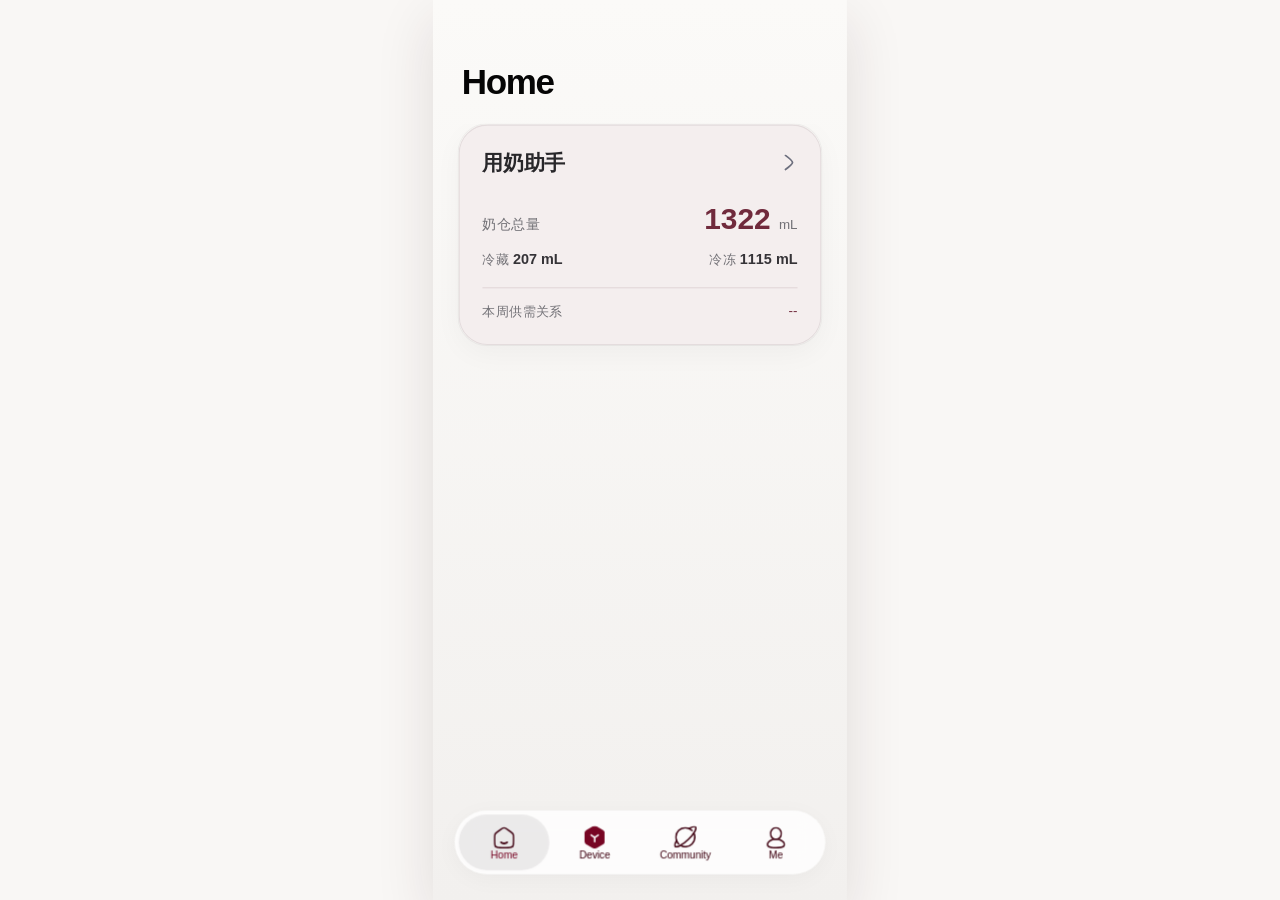
<file: index.html>
<!doctype html><html lang="en"><head><meta charset="UTF-8"><meta name="viewport" content="width=device-width,initial-scale=1.0,maximum-scale=1.0,user-scalable=no,viewport-fit=cover"><meta name="apple-mobile-web-app-capable" content="yes"><meta name="mobile-web-app-capable" content="yes"><meta name="apple-mobile-web-app-status-bar-style" content="black-translucent"><meta name="theme-color" content="#f9f7f5"><link rel="manifest" href="./manifest.webmanifest"><title>用奶助手 Demo · Momcozy</title><link rel="stylesheet" href="./fit-dock-r50.css?v=fit-dock-r50"><link rel="stylesheet" href="./adaptive-viewport-r52.css?v=20260814-2328">
<link rel="stylesheet" href="./style.css?v=home-r7"><link rel="stylesheet" href="./supplement.css?v=home-r7"><link rel="stylesheet" href="./review.css?v=home-r7"><link rel="stylesheet" href="./review-embed-clean.css?v=home-r7"><link rel="stylesheet" href="./v4.css?v=home-r7"><link rel="stylesheet" href="./post-v4.css?v=home-r7"><link rel="stylesheet" href="./frame-fixes.css?v=home-r7"><link rel="stylesheet" href="./review-adjustments.css?v=home-r7"><link rel="stylesheet" href="./final-review-fixes.css?v=home-r7"><link rel="stylesheet" href="./interaction-adjustments.css?v=home-r7"><link rel="stylesheet" href="./review-round2.css?v=home-r7"><link rel="stylesheet" href="./review-round2-runtime.css?v=home-r7"><link rel="stylesheet" href="./review-round2-runtime2.css?v=home-r7"><link rel="stylesheet" href="./device-page-r4.css?v=device-v6"><link rel="stylesheet" href="./device-page-v2.css?v=device-v6"><link rel="stylesheet" href="./device-page-v3.css?v=device-v6"><link rel="stylesheet" href="./device-page-v4.css?v=device-v6"><link rel="stylesheet" href="./device-page-v5.css?v=device-v6"><link rel="stylesheet" href="./device-page-v6.css?v=device-v6"><link rel="stylesheet" href="./home-page-r7.css?v=home-r7"><link rel="stylesheet" href="./home-page-r8.css?v=home-r8"><link rel="stylesheet" href="./home-page-r9.css?v=home-r9"><link rel="stylesheet" href="./home-page-r10.css?v=home-r10"><link rel="stylesheet" href="./control-page-r11.css?v=control-r11"><link rel="stylesheet" href="./control-state-r12.css?v=control-r12"><link rel="stylesheet" href="./control-state-r14.css?v=control-r14"><link rel="stylesheet" href="./control-milk-r15.css?v=control-r16"><link rel="stylesheet" href="./control-expression-icon-r19.css?v=control-r19"><link rel="stylesheet" href="./control-expression-icon-r20.css?v=control-r20"><link rel="stylesheet" href="./fit-check-r21.css?v=fit-r21"><link rel="stylesheet" href="./fit-check-r22.css?v=fit-r34"><link rel="stylesheet" href="./fit-check-r23.css?v=fit-r23"><link rel="stylesheet" href="./stability-r25.css?v=stability-r25"><link rel="stylesheet" href="./control-background-r26.css?v=control-r26"><link rel="stylesheet" href="./control-vessel-range-r27.css?v=control-r27"><link rel="stylesheet" href="./control-vessel-r28.css?v=control-r28"><link rel="stylesheet" href="./control-vessel-r29.css?v=control-r29"><link rel="stylesheet" href="./control-vessel-r30.css?v=control-r30"><link rel="stylesheet" href="./control-vessel-r32.css?v=control-r42"><link rel="stylesheet" href="./mobile-canvas-r34.css?v=canvas-r35"><link rel="stylesheet" href="./control-demo-r35.css?v=control-r36"><link rel="stylesheet" href="./control-demo-r36.css?v=control-r36"><link rel="stylesheet" href="./round-r37.css?v=round-r37"><link rel="stylesheet" href="./round-r38.css?v=round-r38"><link rel="stylesheet" href="./round-r39.css?v=round-r40"><link rel="stylesheet" href="./round-r40.css?v=round-r40"><link rel="stylesheet" href="./round-r41.css?v=round-r41"><link rel="stylesheet" href="./round-r42.css?v=round-r42"><link rel="stylesheet" href="./round-r43.css?v=round-r43"><link rel="stylesheet" href="./round-r44.css?v=round-r44"><link rel="stylesheet" href="./round-r45.css?v=round-r45"><link rel="stylesheet" href="./round-r46.css?v=round-r46"><link rel="stylesheet" href="milk-flow-integration.css?v=20261015-admission-empty-state-31"></head><body><div id="demo" style="visibility:hidden"></div>
<script src="./screen-registry.js?v=home-r7"></script><script src="./app.js?v=home-r100"></script><script src="./asset-replacements.js?v=home-r7"></script><script src="./review-cycle.js?v=home-r7"></script><script src="./review-cycle-device-v3.js?v=home-r7"></script><script src="./review-cycle-device-v4.js?v=home-r7"></script><script src="./review.js?v=home-r7"></script><script src="./review-embed-clean.js?v=home-r7"></script><script src="./v4.js?v=home-r8"></script><script src="./review-adjustments.js?v=home-r7"></script><script src="./interaction-adjustments.js?v=home-r7"></script><script src="./dynamics.js?v=round-r42"></script><script src="./manual-time.js?v=home-r7"></script><script src="./frame-fixes.js?v=home-r7"></script><script src="./review-round2.js?v=home-r7"></script><script src="./review-round2-hotfix.js?v=home-r7"></script><script src="./review-round2-runtime.js?v=home-r7"></script><script src="./review-round2-events.js?v=home-r7"></script><script src="./device-page-r4.js?v=device-v6"></script><script src="./device-page-r4-runtime.js?v=device-v6"></script><script src="./home-page-r7.js?v=home-r51"></script><script src="./control-state-r12.js?v=control-r35"></script><script src="./control-state-r14.js?v=control-r14"></script><script src="./control-milk-r15.js?v=control-r16"></script><script src="./control-expression-icon-r17.js?v=control-r17"></script><script src="./control-expression-icon-r19.js?v=control-r19"></script><script src="./fit-check-r21.js?v=fit-r21"></script><script src="./fit-check-r22.js?v=fit-r22"></script><script src="./fit-check-r24.js?v=fit-r24"></script><script src="./review-state.js?v=home-r7"></script><script src="./control-vessel-r28.js?v=control-r28"></script><script src="./control-vessel-r29.js?v=control-r29"></script><script src="./control-vessel-r30.js?v=control-r30"></script><script src="./control-vessel-r32.js?v=control-r42"></script><script src="./control-demo-r35.js?v=control-r36"></script><script src="./control-demo-r36.js?v=control-r36"></script><script src="./mobile-layout-r35.js?v=canvas-r37"></script><script src="./home-dock-r37.js?v=round-r38"></script><script src="./fit-r37.js?v=round-r38"></script><script src="./log-r37.js?v=round-r37"></script><script src="./round-r39.js?v=round-r40"></script><script src="./round-r40.js?v=round-r40"></script><script src="./round-r42.js?v=round-r42"></script><script src="./round-r43.js?v=round-r43"></script><script src="./round-r44.js?v=round-r44"></script><script src="./round-r45.js?v=round-r45"></script><script src="./round-r46.js?v=round-r46"></script><link rel="stylesheet" href="./log-r47.css?v=log-r55"><script src="./log-r47.js?v=log-r55"></script><link rel="stylesheet" href="./round-r49.css?v=round-r112"><script src="./round-r49.js?v=round-r121"></script><link rel="stylesheet" href="./native-status-bar.css?v=1"><link rel="stylesheet" href="./control-scroll-layout.css?v=3"><link rel="stylesheet" href="./smart-warehouse-mvp1.css?v=20260831-figma-take79"><script src="milk-flow-integration.js?v=20261015-admission-empty-state-31"></script><script src="./smart-warehouse-mvp1.js?v=20261015-admission-empty-state-31"></script></body></html>
</file>
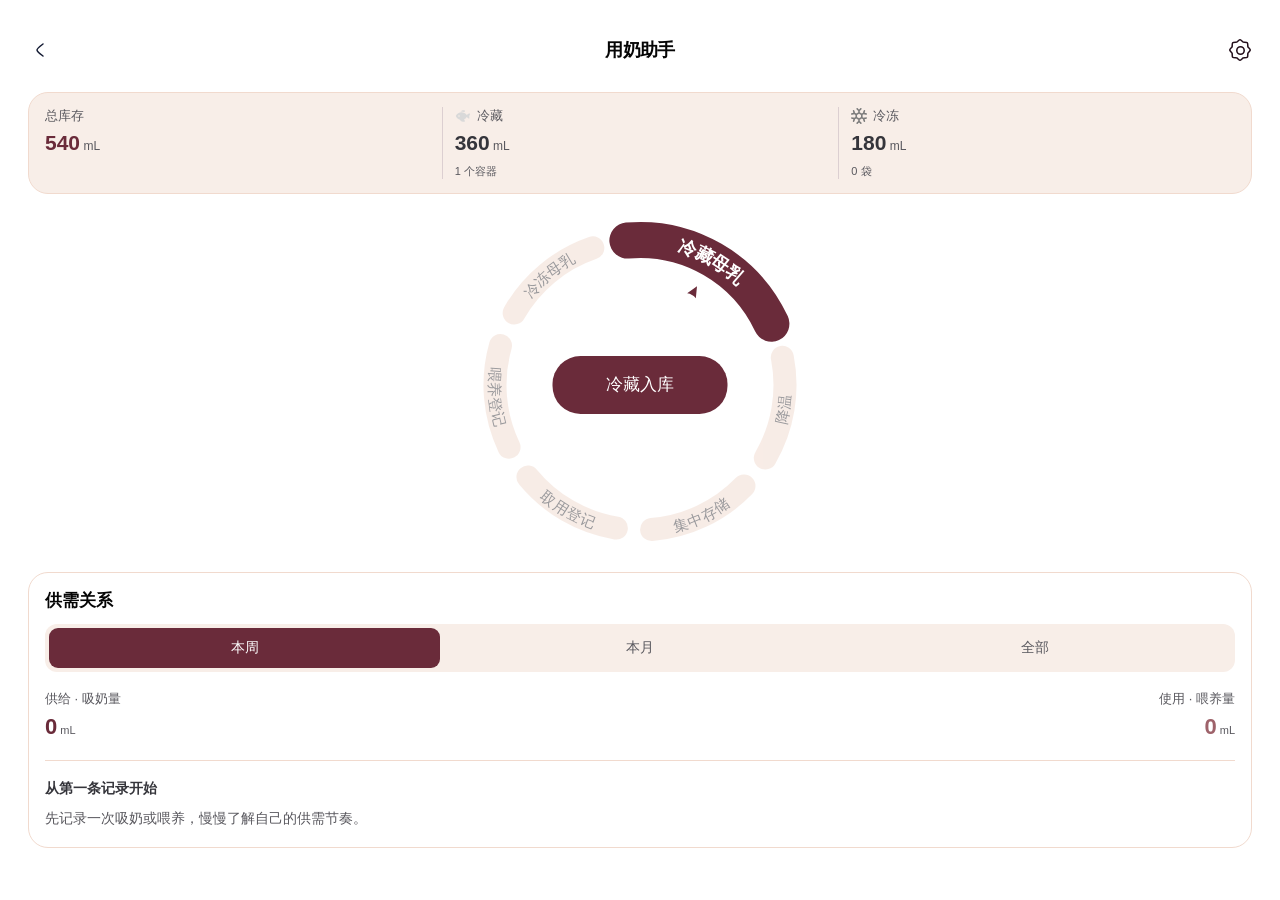
<file: milk-flow/index.html>
<!doctype html>
<html lang="zh-CN">
<head><meta charset="utf-8"><meta name="viewport" content="width=device-width,initial-scale=1"><title>用奶助手 · Momcozy</title><link rel="stylesheet" href="style.css?v=20261015-admission-empty-state-31"><link rel="stylesheet" href="embedded.css?v=20261015-admission-empty-state-31"></head>
<body>
<main class="showcase">
  <button id="reset" hidden></button>
  <section id="milk-flow-root" class="phone" aria-label="母乳管理 App 演示"><div class="status"><b>9:41</b><span>●●●　▰</span></div><header class="app-header"><button class="flow-back" data-action="flowBack" aria-label="返回"><img src="../assets/ms-back.svg" alt=""></button><h1 id="milk-flow-page-title" class="brand">用奶助手</h1><button class="avatar" aria-label="奶仓设置" data-action="settings"><img src="../assets/figma-review-r2/control-setting-a.svg" alt=""><img src="../assets/figma-review-r2/control-setting-b.svg" alt=""></button></header><div id="page" class="page"></div><div id="resume"></div><nav class="bottom-nav"><button class="selected" data-tab="首页">⌂<span>首页</span></button><button data-tab="记录">◷<span>记录</span></button><button data-tab="我的">○<span>我的</span></button></nav>
    <div id="overlay" class="overlay hidden"><button id="scrim" class="scrim" aria-label="收起待用奶"></button><section class="sheet" role="dialog" aria-modal="true" aria-label="待用奶工具"><div class="handle"></div><header class="sheet-header"><div><span class="eyebrow">MILK FLOW</span><h2 id="sheet-title">待用奶</h2></div><button id="collapse" class="icon-btn" aria-label="收起工具">收起</button></header><div id="sheet-content" class="sheet-content"></div></section></div>
    <div id="interaction-layer" class="interaction-layer hidden"></div>
    <div id="toast" class="toast" role="status"></div>
  </section>
</main><script src="app.js?v=20261015-admission-empty-state-31"></script></body></html>
</file>
<file: fit-dock-r50.css>
#demo .r50-fit-panel{position:absolute;z-index:100!important;right:0;bottom:0;left:0;box-sizing:border-box;overflow:hidden;color:#fff;background:linear-gradient(148deg,#a81948,#770523 70%);box-shadow:0 -14px 40px rgba(76,0,24,.22)}
#demo .r50-home{height:448px;padding:30px 24px 34px;border-radius:34px 34px 0 0}#demo .r50-control{right:16px;bottom:20px;left:16px;height:410px;padding:28px 24px 32px;border-radius:32px}
#demo .r50-fit-head{display:flex;min-height:54px;align-items:flex-start;justify-content:space-between}#demo .r50-skip{position:relative;z-index:5;display:grid;min-width:58px;height:30px;place-items:center;padding:0 14px;border:1px solid rgba(255,255,255,.28);border-radius:16px;background:rgba(255,255,255,.13);color:#fff;font:500 12px/1 var(--font);cursor:pointer}#demo .r50-skip:active{background:rgba(255,255,255,.24);transform:scale(.97)}#demo .r50-fit-panel.is-starting>.r50-skip{position:absolute;top:28px;right:24px}#demo .r50-fit-copy{display:flex;flex-direction:column;gap:4px}#demo .r50-fit-copy strong{color:#fff;font-size:18px;font-weight:600;line-height:24px}#demo .r50-fit-copy span{color:rgba(255,255,255,.78);font-size:12px}#demo .r50-fit-copy .r50-count{font-size:30px;line-height:32px}
#demo .r50-fit-checks{display:grid;grid-template-columns:repeat(2,minmax(0,1fr));min-height:34px;gap:7px;margin-top:15px}#demo .r50-fit-item{display:flex;min-width:0;height:30px;align-items:center;gap:6px;padding:0 10px;border:1px solid rgba(255,255,255,.18);border-radius:16px;background:rgba(255,255,255,.11);color:rgba(255,255,255,.94);font-size:11px;font-weight:500}#demo .r50-check-icon{display:grid;width:15px;height:15px;flex:none;place-items:center;border-radius:50%;background:#fff;color:#770523;font-size:10px;font-style:normal;font-weight:800}#demo .is-checking .r50-check-icon,#demo .is-adjust .r50-check-icon{background:rgba(255,255,255,.18)}#demo .r50-check-icon b{width:6px;height:6px;border:1.5px solid rgba(255,255,255,.4);border-top-color:#fff;border-radius:50%;animation:r50-spin .75s linear infinite}#demo .r50-fit-item.is-adjust{border-color:rgba(255,221,158,.5);background:rgba(255,211,130,.16);color:#fff3d4}
#demo .r50-guide{position:absolute;right:38px;bottom:52px;left:38px;display:flex;height:238px;align-items:center;justify-content:space-around}#demo .r50-pump-unit{position:relative;width:128px;height:150px}#demo .r50-hardware{position:absolute;z-index:2;top:10px;left:14px;width:100px;height:100px;overflow:hidden}#demo .r50-hardware img{position:absolute;top:-2px;left:0;width:210px;height:102px;max-width:none}#demo .r50-pump-unit.right .r50-hardware img{left:-107px}#demo .r50-pump-unit>b{position:absolute;right:0;bottom:4px;left:0;color:#fff;font-size:13px;text-align:center}#demo .r50-angle-guide{position:absolute;z-index:1;top:-13px;left:-5px;width:142px;height:142px;object-fit:contain;filter:brightness(1.45) saturate(.8)}#demo .r50-guide.is-adjusting .r50-pump-unit.right .r50-hardware{transform-origin:50% 55%;animation:r50-angle 2s ease-in-out infinite}
#demo .r50-progress{position:absolute;right:24px;bottom:20px;left:24px;height:3px;overflow:hidden;border-radius:3px;background:rgba(255,255,255,.16)}#demo .r50-progress i{display:block;width:var(--r50-progress);height:100%;border-radius:inherit;background:#fff;box-shadow:0 0 12px rgba(255,255,255,.5)}#demo .r50-control .r50-guide{bottom:42px;height:220px}#demo .r50-control .r50-pump-unit{transform:scale(.92)}#demo .r50-control .r50-fit-checks{margin-top:12px}
#demo .r50-fit-panel.is-starting .r50-progress i{width:100%}#demo .r50-start-ceremony{position:absolute;inset:0 0 12px;display:flex;align-items:center;justify-content:center;flex-direction:column;text-align:center;isolation:isolate}#demo .r50-start-ceremony>i{position:absolute;z-index:-1;width:168px;height:168px;border:1px solid rgba(255,255,255,.32);border-radius:50%;box-shadow:0 0 0 24px rgba(255,255,255,.06),0 0 0 48px rgba(255,255,255,.025);animation:r50-start-ring 1.1s cubic-bezier(.2,.85,.25,1) both}#demo .r50-start-ceremony strong{color:#fff;font-size:54px;font-weight:650;line-height:62px;letter-spacing:5px;text-shadow:0 8px 28px rgba(43,0,14,.3);animation:r50-start-word 1.1s cubic-bezier(.18,.9,.3,1) both}#demo .r50-start-ceremony span{margin-top:7px;color:rgba(255,255,255,.82);font-size:13px;letter-spacing:.4px;animation:r50-start-copy .5s .25s ease both}
/* Never allow the legacy standalone Fit Check/Start overlay to surface. */
#demo>.v4-overlay:has(.v4-fit){display:none!important}
@keyframes r50-spin{to{transform:rotate(360deg)}}@keyframes r50-angle{0%,100%{transform:rotate(18deg)}55%{transform:rotate(0)}}@keyframes r50-start-word{0%{opacity:0;transform:scale(.55);letter-spacing:1px}55%{opacity:1;transform:scale(1.1);letter-spacing:7px}100%{opacity:1;transform:scale(1);letter-spacing:5px}}@keyframes r50-start-ring{0%{opacity:0;transform:scale(.35)}60%{opacity:1;transform:scale(1.08)}100%{opacity:.72;transform:scale(1)}}@keyframes r50-start-copy{from{opacity:0;transform:translateY(8px)}to{opacity:1;transform:none}}@media(prefers-reduced-motion:reduce){#demo .r50-check-icon b,#demo .r50-guide.is-adjusting .r50-hardware,#demo .r50-start-ceremony>*{animation:none}}
</file>
<file: adaptive-viewport-r52.css>
/* iOS installed-web-app viewport handling.
   WebKit bug 254868: absolute bottom anchoring can use the wrong containing
   block with viewport-fit=cover. Fixed positioning targets the real viewport. */
@media (max-width:600px){
  html:root,
  html body{
    position:static!important;
    inset:auto!important;
    width:100vw!important;
    height:100vh!important;
    min-width:0!important;
    min-height:100vh!important;
    margin:0!important;
    padding:0!important;
    overflow:hidden!important;
  }

  html body #air2-phone-shell,
  html body #demo,
  html body #demo>.v4,
  html body #demo>.screen,
  html body #demo>.d4-device{
    position:fixed!important;
    inset:0!important;
    width:100vw!important;
    height:100vh!important;
    min-height:100vh!important;
    margin:0!important;
    padding:0!important;
    overflow:hidden!important;
    border-radius:0!important;
    transform:none!important;
    zoom:1!important;
  }

  html body #demo .d4-card,
  html body #demo .v4-device-card{
    right:16px!important;
    left:16px!important;
    width:auto!important;
    transform:none!important;
  }
}

/* These rules are deliberately limited to the installed app. Safari tabs do
   not have the WebKit standalone containing-block bug. */
@media (max-width:600px) and (display-mode:standalone){
  html body #demo .v4-home-dock,
  html body #demo .h7-home-dock,
  html body #demo .home-dock{
    position:fixed!important;
    right:0!important;
    bottom:0!important;
    left:0!important;
  }

  html body #demo .v4-nav,
  html body #demo .d4-nav{
    position:fixed!important;
    right:21px!important;
    bottom:max(18px,env(safe-area-inset-bottom))!important;
    left:21px!important;
  }

  html body #demo .v4-control>.v4-start,
  html body #demo .v4-control>.v4-actions{
    position:fixed!important;
    bottom:max(25px,env(safe-area-inset-bottom))!important;
  }
}

/* navigator.standalone fallback for older iOS versions whose display-mode
   media query is unreliable. The JS already applies this class. */
@media (max-width:600px){
  html.air2-standalone body #demo .v4-home-dock,
  html.air2-standalone body #demo .h7-home-dock,
  html.air2-standalone body #demo .home-dock{
    position:fixed!important;
    right:0!important;
    bottom:0!important;
    left:0!important;
  }

  html.air2-standalone body #demo .v4-nav,
  html.air2-standalone body #demo .d4-nav{
    position:fixed!important;
    right:21px!important;
    bottom:max(18px,env(safe-area-inset-bottom))!important;
    left:21px!important;
  }
}
</file>
<file: style.css>
:root{--ink:#240f1b;--wine:#850025;--wine2:#b93f58;--bg:#f9f7f5;--pink:#fff1f3;--muted:rgba(36,15,27,.48);--font:-apple-system,BlinkMacSystemFont,"Aeonik Soft Pro","PingFang SC",sans-serif}*{box-sizing:border-box}html,body{margin:0;min-height:100%;font-family:var(--font);color:var(--ink);background:#eee9e6}button{font:inherit}button:focus-visible{outline:2px solid #94002a;outline-offset:2px}.phone{position:relative;width:min(402px,100vw,calc(100svh * .46));height:min(874px,100svh,calc(100vw * 2.174));overflow:hidden;border-radius:min(50px,12vw);background:var(--bg);box-shadow:0 20px 60px rgba(49,14,29,.18)}.screen{position:absolute;inset:0;overflow:hidden;background:var(--bg)}.status{position:absolute;z-index:5;top:25px;left:42px;right:35px;display:flex;justify-content:space-between;align-items:center;font-weight:700;font-size:16px;letter-spacing:-.2px}.status i{font-style:normal;font-size:13px;letter-spacing:2px}.circle-btn,.plain-btn{border:0;cursor:pointer}.circle-btn{display:grid;place-items:center;width:44px;height:44px;border-radius:50%;background:rgba(255,255,255,.57);box-shadow:0 6px 22px rgba(67,20,39,.045);font-size:29px;font-weight:300}.circle-btn img{width:24px;height:24px}.top{position:absolute;z-index:4;top:62px;left:16px;right:16px;height:46px;display:flex;align-items:center;justify-content:space-between}.top h1{position:absolute;left:50%;margin:0;transform:translateX(-50%);font-size:16px;font-weight:500;letter-spacing:.15px}.device-title{top:65px}.device-title h1{position:static;transform:none;font-size:24px;letter-spacing:.1px}.device-title .circle-btn{margin-left:auto}.device-card{position:absolute;top:122px;left:16px;width:370px;height:279px;overflow:hidden;border:0;border-radius:24px;background:linear-gradient(119deg,#ffdce3,#ffd4e0 51%,#ffc8d5);color:#8b0027;text-align:left;cursor:pointer;box-shadow:0 4px 24px rgba(93,4,34,.045)}.device-card-info{position:absolute;z-index:1;top:17px;left:16px;display:flex;gap:12px;align-items:center}.round-brand{display:grid;place-items:center;width:40px;height:40px;border-radius:50%;background:#ffd0dd;color:#8d0031;font-size:19px}.device-card strong{display:block;font-size:16px;font-weight:500}.device-card small{display:flex;gap:10px;margin-top:4px;font-size:12px}.device-card small b{padding:0 4px;border-radius:2px;background:#830027;color:#fff;font-size:9px;font-weight:500}.device-card .arrow{position:absolute;right:17px;top:25px;font-size:25px;font-weight:300}.device-card h2{position:absolute;z-index:1;top:124px;left:16px;margin:0;font-family:Georgia,"Songti SC",serif;font-size:23px;line-height:1.22;font-weight:500;letter-spacing:-.4px}.device-illustration{position:absolute;right:-1px;bottom:11px;width:186px;height:201px;object-fit:contain}.device-line{position:absolute;right:-21px;bottom:-92px;width:382px;opacity:.34}.bottom-tabs{position:absolute;z-index:6;bottom:18px;left:20px;right:20px;height:63px;display:flex;align-items:center;justify-content:space-around;border-radius:32px;background:rgba(255,255,255,.86);box-shadow:0 4px 24px rgba(38,15,27,.04);backdrop-filter:blur(15px)}.bottom-tabs button{display:flex;flex-direction:column;align-items:center;gap:3px;width:68px;border:0;background:transparent;color:#730022;font-size:10px;cursor:pointer}.bottom-tabs span{font-size:22px;line-height:18px}.bottom-tabs .active{height:50px;border-radius:25px;background:rgba(117,0,31,.09);font-weight:700}.home{background:linear-gradient(#ffd9df 0,#f9f7f5 34%)}.home .top{top:62px}.home .top h1{font-size:16px}.home-cards{position:absolute;top:122px;left:16px;right:16px}.home-card{border-radius:24px;background:#fff;box-shadow:0 4px 24px rgba(36,15,27,.035)}.trend{height:254px;padding:22px 20px}.home-card-title{display:flex;align-items:center;justify-content:space-between;font-size:16px;font-weight:500}.home-card-title .accent{margin-right:8px;color:#9d0031}.home-card-title button{border:0;background:transparent;color:#9f9298;font-size:27px;cursor:pointer}.trend-empty{margin-top:85px;text-align:center;font-size:16px}.trend-empty small{display:block;margin-top:6px;color:#9e9097;font-size:12px}.lactation{height:303px;margin-top:17px;padding:22px 20px}.lactation .add{border:0;background:transparent;color:#a00034;font-size:12px}.home-illustration{display:block;width:150px;height:137px;margin:25px auto 0;object-fit:contain}.record-empty{text-align:center;color:#8b7e85;font-size:12px}.record-pill{display:block;margin:10px auto 0;padding:9px 22px;border:0;border-radius:20px;background:#ffd8e1;color:#86002b;font-size:12px;cursor:pointer}.home-dock{position:absolute;z-index:5;right:0;bottom:0;left:0;height:167px;padding:21px 26px;border-radius:31px 31px 0 0;background:linear-gradient(120deg,#8b0028,#bf5068);color:#fff}.dock-row{display:flex;align-items:center;gap:10px}.dock-pumps{display:flex;gap:3px}.dock-pumps .mini{width:32px;height:32px;overflow:hidden;border-radius:50%;background:#ffb9c9}.dock-pumps img{width:67px;height:33px;max-width:none}.dock-pumps .right img{margin-left:-34px}.dock-row b{font-size:16px}.dock-row small{font-size:11px}.dock-row .go{margin-left:auto;border:0;background:transparent;color:#f4c1cf;font-size:27px}.dock-rule{height:1px;margin:13px 0;background:rgba(255,255,255,.25)}.dock-mode{display:flex;align-items:center;gap:10px;font-size:18px;font-weight:500}.dock-play{display:grid;place-items:center;margin-left:auto;width:88px;height:57px;border:0;border-radius:32px;background:#730021;color:#fff;font-size:22px;cursor:pointer}.control{background:#f9f7f5}.control-bg{position:absolute;top:0;left:0;width:100%;height:315px;opacity:.7}.control .top{top:62px}.control .top h1{font-size:16px}.pump-row{position:absolute;z-index:2;top:123px;left:14px;right:14px;display:flex;justify-content:space-between}.pump{position:relative;width:180px;height:148px;overflow:hidden}.pump-image{position:absolute;top:14px;left:40px;width:100px;height:100px;overflow:hidden}.pump-image img{position:absolute;top:-2px;left:0;width:210px;height:102px;max-width:none}.pump.r .pump-image{left:32px}.pump.r .pump-image img{left:-107px}.pump .oz{position:absolute;top:119px;left:0;right:0;text-align:center;font-size:13px;font-weight:500}.session-readout{position:absolute;z-index:3;top:112px;left:50%;display:none;transform:translateX(-50%);font-size:13px;color:#7f0028}.is-running .session-readout{display:block}.control-main{position:absolute;z-index:3;top:286px;left:16px;right:16px}.mode-panel{height:148px;padding:16px 20px;border:1px solid #ffcbd5;border-radius:24px;background:#fff1f3;overflow:hidden}.mode-heading{display:flex;align-items:center;justify-content:space-between;font-size:14px;font-weight:500}.mode-heading button{display:flex;align-items:center;gap:4px;border:0;background:transparent;color:inherit;cursor:pointer}.mode-heading img{width:18px;height:18px}.mode-tabs{display:grid;grid-template-columns:repeat(3,1fr);gap:10px;margin-top:16px}.mode-tabs button{display:flex;align-items:center;justify-content:center;gap:5px;height:34px;border:0;border-radius:20px;background:#f6f5f6;color:#a59da2;font-size:12px;box-shadow:0 2px 4px rgba(36,15,27,.1);cursor:pointer}.mode-tabs button.active{background:linear-gradient(180deg,#75001f,#bd5a62);color:#fff;box-shadow:0 10px 16px rgba(36,15,27,.1)}.mode-tabs img{width:13px;height:13px}.auto-line{display:flex;align-items:center;justify-content:flex-end;gap:10px;margin-top:17px;color:#770523;font-size:14px}.switch{position:relative;width:42px;height:24px;border:0;border-radius:20px;background:rgba(62,0,16,.2);cursor:pointer}.switch i{position:absolute;top:2px;left:2px;width:20px;height:20px;border-radius:50%;background:#fff;transition:transform .2s}.switch.on{background:#121212}.switch.on i{transform:translateX(18px)}.level-panel{display:grid;grid-template-columns:1fr 84px 1fr;gap:14px;align-items:start;height:236px;margin-top:16px;padding:16px 34px 20px;border-radius:24px;background:#fff}.level{display:flex;flex-direction:column;align-items:center}.level label,.both label{margin-bottom:11px;color:rgba(36,15,27,.55);font-size:12px}.level-track{position:relative;width:70px;height:170px}.tick-list{position:absolute;top:0;bottom:0;left:19px;width:32px;display:flex;flex-direction:column;justify-content:space-between}.tick-list i{height:1.5px;border-radius:3px;background:rgba(36,15,27,.3)}.tick-list i:nth-child(2n){opacity:.38}.level-button{position:absolute;left:0;width:70px;height:36px;border:0;border-radius:19px;background:linear-gradient(180deg,#75001f,#bd5a62);box-shadow:0 10px 16px rgba(36,15,27,.1);color:#fff;font-size:16px;font-weight:700;cursor:pointer;transition:top .18s}.both{display:flex;flex-direction:column;align-items:center}.both label{display:flex;align-items:center;gap:6px}.both label img{width:14px;height:14px}.both-track{position:relative;width:84px;height:170px;border-radius:19px;background:linear-gradient(180deg,rgba(36,15,27,.04),rgba(36,15,27,.06))}.both-lines{position:absolute;top:21px;left:26px;display:flex;height:128px;flex-direction:column;justify-content:space-between}.both-lines i{height:1.5px;background:rgba(36,15,27,.35);border-radius:3px}.both-lines i:nth-child(1){width:32px}.both-lines i:nth-child(2){width:24px}.both-lines i:nth-child(3){width:18px}.both-lines i:nth-child(4){width:12px}.both-lines i:nth-child(5){width:14px}.both-lines i:nth-child(6){width:8px}.both-lines i:nth-child(7){width:4px}.both-toggle{position:absolute;top:66px;left:7px;width:70px;height:36px;border:0;border-radius:19px;background:#fff;box-shadow:0 10px 16px rgba(36,15,27,.1);font-size:20px;cursor:pointer}.speed-panel{height:105px;margin-top:16px;padding:16px 20px;border-radius:24px;background:#fff}.speed-panel h2{margin:0 0 15px;font-size:14px;font-weight:500}.speeds{display:grid;grid-template-columns:repeat(5,1fr);height:44px;padding:4px;border-radius:24px;background:rgba(36,15,27,.04)}.speeds button{border:0;border-radius:20px;background:transparent;color:rgba(36,15,27,.44);font-size:16px;cursor:pointer}.speeds .active{background:#fff;color:var(--ink);box-shadow:0 4px 8px rgba(36,15,27,.08)}.primary{position:absolute;z-index:8;right:20px;bottom:25px;left:20px;height:56px;border:0;border-radius:30px;background:linear-gradient(180deg,#75001f,#bd5a62);box-shadow:0 8px 40px rgba(0,0,0,.12);color:#fff;font-size:16px;font-weight:500;cursor:pointer;overflow:hidden}.primary.holding:before{position:absolute;inset:0;background:rgba(255,255,255,.19);transform-origin:left;animation:hold .9s linear forwards;content:""}@keyframes hold{to{transform:scaleX(1)}from{transform:scaleX(0)}}.home-indicator{position:absolute;z-index:8;bottom:8px;left:calc(50% - 72px);width:144px;height:5px;border-radius:5px;background:#000}.overlay{position:absolute;z-index:20;inset:0;background:rgba(23,15,20,.54);backdrop-filter:blur(8px)}.fit-card{position:absolute;top:164px;left:16px;width:370px;height:502px;overflow:hidden;border-radius:24px;background:linear-gradient(#ffd9dd 0,#fff4cf 52%,#fff 74%);box-shadow:0 15px 30px rgba(0,0,0,.12)}.fit-card h2{margin:23px 0 18px;text-align:center;font-size:16px;font-weight:500}.check-chips{display:flex;flex-direction:column;gap:8px;margin-left:40px}.chip{display:flex;align-items:center;width:max-content;height:26px;padding:0 12px;border-radius:15px;background:rgba(255,255,255,.78);font-size:16px;font-weight:500}.chip b{display:grid;place-items:center;width:14px;height:14px;margin-right:8px;border-radius:50%;background:#141d34;color:#fff;font-size:9px}.chip.pending b{background:#ff7c60;color:#fff}.fit-copy{position:absolute;top:197px;left:34px;right:34px;margin:0;text-align:center;color:#735d55;font-size:14px;line-height:1.55}.fit-pumps{position:absolute;top:287px;left:55px;right:44px;display:flex;justify-content:space-between}.fit-unit{position:relative;width:118px;height:145px}.fit-unit .pump-image{top:0;left:12px}.fit-unit.r .pump-image img{left:-107px}.fit-unit p{position:absolute;bottom:0;left:0;right:0;margin:0;text-align:center;font-size:13px;font-weight:600}.fit-unit p b{display:inline-grid;place-items:center;width:14px;height:14px;border-radius:50%;background:#141d34;color:#fff;font-size:9px}.fit-guide{position:absolute;top:-18px;right:-10px;width:115px;height:76px;border-top:2px dashed #fb805e;border-radius:50%;transform:rotate(-18deg)}.fit-guide:before{position:absolute;top:-6px;left:0;color:#fc765c;font-size:23px;content:"↗"}.fit-card.ready .chip.pending b{background:#141d34}.fit-card.ready .fit-copy{color:#735d55}.list{background:#f9f7f5}.list .close{font-size:32px;font-weight:300}.list h1{position:absolute;top:122px;left:0;right:0;margin:0;font-family:Georgia,"Songti SC",serif;font-size:26px;font-weight:500;text-align:center}.list-auto{position:absolute;top:172px;right:16px;display:flex;align-items:center;gap:9px;color:#9a0032;font-size:14px}.list-section{position:absolute;top:219px;left:16px;right:16px}.section-label{margin:0 0 12px 8px;color:#a29499;font-size:14px}.program{position:relative;display:flex;align-items:center;min-height:74px;margin-bottom:12px;padding:15px 20px;border:0;border-radius:24px;background:#fff;color:var(--ink);text-align:left;cursor:pointer}.program .symbol{width:28px;color:#a50033;font-size:24px}.program .copy{display:block;flex:1}.program b{font-size:16px;font-weight:500}.program small{display:block;margin-top:4px;color:#a29499;font-size:14px}.program .play{display:grid;place-items:center;width:30px;height:30px;border-radius:50%;background:#f6f3f3;color:#623448;font-size:13px}.program.selected{border:1.5px solid #97002f}.program.selected .signal{color:#a00032;font-size:26px}.create{position:absolute;right:9px;bottom:5px;border:0;background:transparent;color:#a00032;font-size:14px;cursor:pointer}.programs{top:436px}.program.expanded{display:block;min-height:153px}.program.expanded .top-row{display:flex;align-items:center}.duration{display:inline-block;margin-left:9px;padding:3px 7px;border:1px solid #eadde0;border-radius:12px;color:#6f3343;font-size:12px}.program.expanded p{margin:8px 0 12px;color:#97868d;font-size:14px;line-height:20px}.program-bar{display:flex;overflow:hidden;height:10px;margin-bottom:12px;border-radius:5px;background:#ff8f72}.program-bar i{display:block;width:10%;margin-left:50%;background:#a13b56}.legend{display:flex;align-items:center;gap:13px;color:#8d7b82;font-size:10px}.legend span:before{display:inline-block;width:6px;height:6px;margin-right:4px;border-radius:50%;background:#b33a55;content:""}.legend span+span:before{background:#ff8e72}.log-sheet{position:absolute;z-index:30;bottom:0;left:0;width:100%;height:581px;padding:0 20px;border-radius:31px 31px 0 0;background:linear-gradient(160deg,#fff 3%,#fff9fa 77%,#ffe9ee)}.sheet-close{position:absolute;top:17px;left:16px;font-size:32px}.log-sheet h1{margin:60px 0 6px;color:#97002d;font-family:Georgia,"Songti SC",serif;font-size:27px;text-align:center}.log-date{text-align:center;color:#a29499;font-size:14px}.amounts{display:grid;grid-template-columns:1fr 48px 1fr;align-items:center;margin-top:25px}.vessel-wrap{text-align:center}.vessel{position:relative;width:130px;height:149px;margin:0 auto;overflow:hidden;border:4px solid #f49aaf;border-radius:50% 50% 46% 46%/44% 44% 57% 57%;background:#fff}.milk-fill{position:absolute;right:0;bottom:0;left:0;height:58%;background:#f9a4b8}.vessel:before{position:absolute;z-index:1;top:0;left:0;width:100%;height:52px;border-radius:50%;background:rgba(255,255,255,.21);content:""}.updown{position:absolute;z-index:3;top:50%;left:50%;display:grid;place-items:center;width:52px;height:52px;border:0;border-radius:50%;background:#fff;box-shadow:0 6px 13px rgba(52,18,29,.16);font-size:23px;line-height:13px;transform:translate(-50%,-50%);cursor:pointer}.measure{display:flex;flex-direction:column;gap:9px;align-items:center;color:#b5aaaf;font-size:10px}.measure i{width:8px;height:1px;background:#b8b0b4}.amount-number{display:inline-block;min-width:130px;margin:36px auto 0;padding:5px 14px;border-radius:24px;background:#fff;font-family:Georgia,"Songti SC",serif;font-size:29px}.amount-number small{color:#998b91;font-size:14px}.duration-row{display:flex;align-items:center;justify-content:space-between;height:57px;margin-top:34px;padding:0 16px;border:0;border-radius:28px;background:#fff;color:var(--ink);font-size:16px;cursor:pointer}.duration-row b{color:#98002e;font-weight:500}.log-sheet .save{position:static;width:100%;margin-top:32px}.logged-sheet{position:absolute;z-index:30;bottom:0;left:0;width:100%;height:567px;border-radius:31px 31px 0 0;background:linear-gradient(#fff1f4,#fff 54%);text-align:center;animation:up .45s ease both}@keyframes up{from{transform:translateY(100%)}to{transform:translateY(0)}}.bunny-img{width:120px;height:120px;margin:110px auto 0;object-fit:contain}.logged-sheet h1{position:relative;margin:17px 0 57px;color:#880026;font-family:Georgia,"Songti SC",serif;font-size:47px;font-weight:500}.logged-sheet h1:after{position:absolute;bottom:-19px;left:50%;width:126px;height:13px;border-top:2px solid #8b0027;border-radius:50%;transform:translateX(-50%) rotate(-4deg);content:""}.logged-sheet p{margin:0 auto;max-width:260px;color:#9d9297;font-size:14px;line-height:19px}@media(max-width:430px){.phone{width:100vw;height:100svh;border-radius:0;box-shadow:none}}@media(prefers-reduced-motion:reduce){*{animation-duration:1ms!important;transition-duration:1ms!important}}
</file>
<file: supplement.css>
.phone{width:min(402px,100vw,46svh);height:min(874px,100svh)}.finish-row{position:absolute;z-index:8;right:20px;bottom:25px;left:20px;display:grid;grid-template-columns:1fr 56px;gap:12px;height:56px}.finish,.pause{border:0;color:#fff;cursor:pointer}.finish{position:relative;overflow:hidden;border-radius:30px;background:linear-gradient(100deg,#ffa4b3,#ff8da5);font-size:16px;font-weight:500}.finish.holding:after{position:absolute;inset:0;background:rgba(122,0,34,.2);transform-origin:left;animation:hold .9s linear forwards;content:""}.pause{border-radius:50%;background:linear-gradient(180deg,#75001f,#bd5a62);box-shadow:0 8px 18px rgba(94,0,32,.18);font-size:19px}.confirm{position:absolute;top:330px;left:52px;width:298px;height:215px;padding:23px 14px 13px;border-radius:30px;background:rgba(255,255,255,.93);box-shadow:0 18px 42px rgba(0,0,0,.25);backdrop-filter:blur(16px)}.confirm h2{margin:0 0 13px 5px;font-size:16px;font-weight:600}.confirm p{margin:0 0 23px 5px;font-size:14px}.confirm button{display:block;width:100%;height:48px;border:0;border-radius:25px;font-size:16px;cursor:pointer}.confirm button:first-of-type{margin-bottom:10px;background:#90002c;color:#fff}.confirm button:last-of-type{background:#e9e7e8;color:#2a1720}.fit-card .pump{width:118px;height:120px}.fit-card .pump-image{width:100px;height:100px}.fit-card .pump-image img{width:210px;height:102px}.list .switch{background:#121212}.list .switch i{transform:translateX(18px)}.duration{font-style:normal}.home .circle-btn img{transform:scale(.85)}
</file>
<file: review.css>
.review-launcher {
  position: fixed;
  z-index: 100;
  top: 16px;
  right: 16px;
  display: inline-flex;
  align-items: center;
  gap: 6px;
  min-height: 38px;
  padding: 0 13px;
  border: 1px solid rgba(143, 0, 44, .2);
  border-radius: 999px;
  background: rgba(255, 255, 255, .96);
  box-shadow: 0 8px 24px rgba(50, 10, 27, .16);
  color: #830027;
  font: 700 13px var(--font, -apple-system, BlinkMacSystemFont, sans-serif);
  cursor: pointer;
  backdrop-filter: blur(12px);
}

.review-launcher span { font-size: 18px; line-height: 1; }
.review-launcher.active { background: #8f002c; color: #fff; }

.review-tools {
  position: fixed;
  z-index: 101;
  top: 64px;
  right: 16px;
  width: 224px;
  padding: 12px;
  border: 1px solid #ecd8de;
  border-radius: 16px;
  background: rgba(255, 255, 255, .98);
  box-shadow: 0 14px 34px rgba(50, 10, 27, .2);
  color: #27151b;
  font: 12px var(--font, -apple-system, BlinkMacSystemFont, sans-serif);
  backdrop-filter: blur(14px);
}

.review-tools[hidden], .review-editor[hidden] { display: none; }

.review-tools__head {
  display: flex;
  align-items: flex-start;
  justify-content: space-between;
  margin-bottom: 9px;
}

.review-tools__head b { display: block; font-size: 14px; }
.review-tools__head small { display: block; margin-top: 3px; color: #8a777e; }

.review-tools button {
  display: block;
  width: 100%;
  margin-top: 7px;
  padding: 9px 10px;
  border: 0;
  border-radius: 9px;
  background: #f6e9ed;
  color: #830027;
  font: 700 12px inherit;
  cursor: pointer;
}

.review-tools .review-close {
  width: 28px;
  height: 28px;
  margin: -3px -3px 0 0;
  padding: 0;
  border-radius: 50%;
  background: transparent;
  color: #6e5a61;
  font-size: 20px;
  line-height: 28px;
}

.review-tools .review-primary,
.review-tools .marking { background: #8f002c; color: #fff; }
.review-tools .marking { box-shadow: 0 0 0 3px rgba(143, 0, 44, .14); }

.review-status {
  min-height: 30px;
  margin: 10px 2px 0;
  color: #756269;
  font-size: 11px;
  line-height: 1.45;
}

.review-selection-layer {
  position: absolute;
  z-index: 94;
  inset: 0;
  cursor: crosshair;
  touch-action: none;
  background: rgba(255, 255, 255, .06);
}

.review-selection-draft,
.review-box {
  position: absolute;
  box-sizing: border-box;
  border: 2px solid #a40036;
  border-radius: 5px;
  background: rgba(197, 0, 61, .1);
  box-shadow: 0 0 0 1px rgba(255, 255, 255, .75) inset;
}

.review-annotation { pointer-events: none; }

.review-box {
  z-index: 92;
}

.review-box span {
  position: absolute;
  top: -13px;
  left: -13px;
  display: grid;
  place-items: center;
  width: 25px;
  height: 25px;
  border: 2px solid #fff;
  border-radius: 50%;
  background: #97002f;
  box-shadow: 0 3px 9px rgba(63, 0, 20, .24);
  color: #fff;
  font: 700 12px var(--font, -apple-system, BlinkMacSystemFont, sans-serif);
}

.review-pin {
  position: absolute;
  z-index: 92;
  display: grid;
  place-items: center;
  width: 26px;
  height: 26px;
  border: 2px solid #fff;
  border-radius: 50%;
  background: #97002f;
  box-shadow: 0 3px 9px rgba(63, 0, 20, .24);
  color: #fff;
  font: 700 12px var(--font, -apple-system, BlinkMacSystemFont, sans-serif);
  transform: translate(-50%, -50%);
}

.review-editor {
  position: fixed;
  z-index: 110;
  width: min(316px, calc(100vw - 24px));
  padding: 13px;
  box-sizing: border-box;
  border: 1px solid #e7d1d8;
  border-radius: 15px;
  background: #fff;
  box-shadow: 0 18px 42px rgba(50, 10, 27, .25);
  color: #27151b;
  font: 13px var(--font, -apple-system, BlinkMacSystemFont, sans-serif);
}

.review-editor b { display: block; margin-bottom: 9px; }

.review-editor textarea {
  display: block;
  width: 100%;
  min-height: 92px;
  padding: 10px;
  box-sizing: border-box;
  border: 1px solid #d9c4cb;
  border-radius: 10px;
  outline: none;
  resize: vertical;
  color: #27151b;
  font: 13px/1.45 inherit;
}

.review-editor textarea:focus { border-color: #97002f; box-shadow: 0 0 0 3px rgba(151, 0, 47, .1); }
.review-editor > div { display: flex; justify-content: flex-end; gap: 8px; margin-top: 10px; }

.review-editor button {
  padding: 8px 12px;
  border: 0;
  border-radius: 9px;
  background: #f3e8ec;
  color: #830027;
  font: 700 12px inherit;
  cursor: pointer;
}

.review-editor .review-editor__save { background: #8f002c; color: #fff; }

@media (max-width: 680px) {
  .review-launcher { top: 10px; right: 10px; }
  .review-tools { top: 56px; right: 10px; }
}
.review-launcher{display:none!important}
</file>
<file: review-embed-clean.css>
body.review-embedded .review-launcher,
body.review-embedded .review-tools,
body.review-embedded .review-editor { display:none!important; }
</file>
<file: v4.css>
.v4{--ink:#240f1b;--wine:#90002e;position:absolute;inset:0;overflow:hidden;background:#f9f7f5;color:var(--ink);font-family:var(--font)}.v4 *{box-sizing:border-box}.v4-status{position:absolute;z-index:30;top:24px;left:42px;right:34px;display:flex;align-items:center;justify-content:space-between;font:600 17px/22px -apple-system,BlinkMacSystemFont,"SF Pro Display",sans-serif}.v4-status .levels{display:flex;gap:7px;align-items:center}.v4-status img{display:block;object-fit:contain}.v4-status .cell{width:19px;height:13px}.v4-status .wifi{width:17px;height:13px}.v4-status .battery{width:27px;height:13px}.v4-top{position:absolute;z-index:20;top:63px;left:16px;right:16px;height:44px;display:flex;align-items:center;justify-content:space-between}.v4-circle{display:grid;place-items:center;width:44px;height:44px;border:0;border-radius:50%;background:rgba(255,255,255,.58);box-shadow:0 4px 18px rgba(30,10,22,.04);cursor:pointer}.v4-circle img{width:24px;height:24px}.v4-top h1{position:absolute;left:50%;margin:0;transform:translateX(-50%);font-size:16px;font-weight:500;letter-spacing:.2px}.v4-device-title h1{position:static;transform:none;font-size:24px}.v4-device-title .v4-circle{margin-left:auto;font-size:30px;font-weight:300}.v4-device-card{position:absolute;top:122px;left:16px;width:370px;height:279px;overflow:hidden;border:0;border-radius:24px;background:linear-gradient(122deg,#ffdce5,#ffd2dd 57%,#ffc9d5);color:#8b002b;text-align:left;box-shadow:0 4px 24px rgba(77,9,31,.045);cursor:pointer}.v4-device-card .head{position:absolute;z-index:2;top:17px;left:16px;display:flex;gap:12px;align-items:center}.v4-device-card .dev-dot{display:grid;place-items:center;width:40px;height:40px;border-radius:50%;background:#ffd2df;color:#8c002d}.v4-device-card strong{display:block;font-size:16px;font-weight:500}.v4-device-card small{display:flex;gap:8px;margin-top:4px;font-size:12px}.v4-device-card small b{padding:1px 4px;border-radius:2px;background:#85002d;color:#fff;font-size:9px}.v4-device-card h2{position:absolute;z-index:2;top:124px;left:16px;margin:0;font-family:Georgia,"Songti SC",serif;font-size:23px;font-weight:500;line-height:1.23}.v4-device-card .art{position:absolute;right:-1px;bottom:10px;width:198px;height:234px;object-fit:contain}.v4-device-card .chev{position:absolute;top:22px;right:18px;font-size:27px;font-weight:300}.v4-device-line{position:absolute;right:-15px;bottom:-34px;width:430px;height:376px;opacity:.76}.v4-nav{position:absolute;z-index:30;bottom:18px;left:20px;right:20px;display:grid;grid-template-columns:repeat(4,1fr);height:63px;align-items:center;border-radius:32px;background:rgba(255,255,255,.9);box-shadow:0 4px 24px rgba(36,15,27,.04)}.v4-nav button{display:flex;flex-direction:column;align-items:center;justify-content:center;gap:4px;height:50px;border:0;background:transparent;color:#750022;font-size:10px;cursor:pointer}.v4-nav img{width:20px;height:20px}.v4-nav .active{margin:0 6px;border-radius:26px;background:rgba(117,0,31,.09);font-weight:600}.v4-home{background:linear-gradient(180deg,#ffd9e0 0,#f9f7f5 33%)}.v4-home-cards{position:absolute;top:122px;left:16px;right:16px}.v4-home-card{border-radius:24px;background:#fff;box-shadow:0 4px 24px rgba(36,15,27,.04)}.v4-trend{height:254px;padding:20px}.v4-card-title{display:flex;align-items:center;justify-content:space-between;font-size:16px;font-weight:500}.v4-card-title span{display:flex;align-items:center;gap:8px}.v4-card-title img{width:16px;height:16px}.v4-card-title button{border:0;background:transparent;color:#8f8088;font-size:25px;cursor:pointer}.v4-empty-trend{margin-top:83px;text-align:center;font-size:16px}.v4-empty-trend small{display:block;margin-top:5px;color:#998b92;font-size:12px}.v4-trend-data{height:182px;padding-top:27px}.v4-bars{display:flex;align-items:flex-end;justify-content:space-around;height:125px;padding:0 11px;border-bottom:1px solid #f0ecec}.v4-bars i{position:relative;display:block;width:22px;border-radius:4px 4px 0 0;background:linear-gradient(#eeb0bf,#f7d3db)}.v4-bars i:after{position:absolute;top:calc(100% + 6px);left:50%;color:#a5969c;font-size:10px;transform:translateX(-50%);content:attr(data-time)}.v4-trend-total{margin-top:16px;color:#8e0030;font-size:12px;text-align:center}.v4-lactation{height:303px;margin-top:17px;padding:20px}.v4-add{border:0;background:transparent;color:#8f002d;font-size:12px;font-weight:500}.v4-lactation>small{display:block;margin-top:4px;color:#8b7d84;font-size:12px}.v4-lactation .mother{display:block;width:122px;height:137px;margin:16px auto 0;object-fit:contain}.v4-lactation-record{text-align:center;color:#897c82;font-size:12px}.v4-record-pill{display:block;margin:10px auto 0;padding:9px 23px;border:0;border-radius:19px;background:#ffd8e2;color:#8f002e;font-size:12px}.v4-home-dock{position:absolute;right:0;bottom:0;left:0;height:167px;padding:20px 26px;border-radius:31px 31px 0 0;background:linear-gradient(110deg,#850027,#bf536a);color:#fff}.v4-dock-head{display:flex;align-items:center;gap:11px}.v4-dock-pumps{display:flex;gap:4px}.v4-dock-pump{width:32px;height:32px;overflow:hidden;border-radius:50%;background:#ffbdce}.v4-dock-pump img{width:67px;height:33px;max-width:none}.v4-dock-pump.right img{margin-left:-34px}.v4-dock-head b{font-size:16px}.v4-dock-head small{display:block;margin-top:3px;font-size:11px}.v4-dock-head .go{margin-left:auto;border:0;background:transparent;color:#f5c6d1;font-size:28px}.v4-dock-rule{height:1px;margin:13px 0;background:rgba(255,255,255,.25)}.v4-dock-mode{display:flex;align-items:center;gap:10px;font-size:18px;font-weight:500}.v4-dock-play{display:grid;place-items:center;width:88px;height:57px;margin-left:auto;border:0;border-radius:30px;background:#760021;color:#fff;font-size:20px}.v4-control{background:#f9f7f5}.v4-control.expression{background:linear-gradient(#ffdadd 0,#fff4c8 26%,#f9f7f5 45%)}.v4-control .v4-bg{position:absolute;top:0;left:0;width:100%;height:315px;opacity:.66}.v4-pump-row{position:absolute;z-index:4;top:125px;left:47px;right:47px;display:flex;justify-content:space-between}.v4-pump{position:relative;width:105px;height:145px}.v4-pump .hardware{position:absolute;top:0;left:3px;width:100px;height:100px;overflow:hidden}.v4-pump .hardware img{position:absolute;top:-2px;left:0;width:210px;height:102px;max-width:none}.v4-pump.right .hardware img{left:-107px}.v4-pump .amount{position:absolute;top:105px;right:0;left:0;text-align:center;font-size:13px;font-weight:500}.v4-pod{position:absolute;top:0;left:0;width:91px;height:91px;overflow:hidden;border-radius:47% 53% 51% 49%/52% 49% 51% 48%;background:radial-gradient(circle at 53% 18%,rgba(255,255,255,.58) 0 7%,transparent 8%),linear-gradient(128deg,#f8b2c1,#ee8ea4);box-shadow:0 7px 12px rgba(150,49,76,.08)}.v4-pod .milk-band{position:absolute;right:4px;bottom:5px;left:4px;height:19px;border-radius:0 0 43px 43px;background:#fff}.v4-pod .milk-band:before{position:absolute;top:-5px;right:-3px;left:-3px;height:9px;border-radius:50%;background:#fff;content:""}.v4-pod .drops{position:absolute;top:14px;left:50%;width:32px;height:43px;transform:translateX(-50%)}.v4-pod .drops i{position:absolute;width:9px;height:11px;border-radius:55% 45% 57% 43%;background:#fff}.v4-pod .drops i:nth-child(1){top:0;left:11px}.v4-pod .drops i:nth-child(2){top:17px;left:3px}.v4-pod .drops i:nth-child(3){top:18px;right:2px}.v4-pod .drops i:nth-child(4){top:35px;left:11px}.v4-switch-note{position:absolute;z-index:5;top:120px;left:50px;right:50px;color:#775958;font-size:13px;line-height:18px;text-align:center}.v4-controls{position:absolute;z-index:5;top:287px;left:16px;right:16px}.v4-manual-card,.v4-auto-card{height:147px;overflow:hidden;border:1px solid #ffcbd6;border-radius:24px;background:#fff1f4}.v4-auto-card{position:relative;height:90px;padding:16px 20px}.v4-auto-card:after{position:absolute;right:0;bottom:0;left:0;height:62px;background:radial-gradient(ellipse at 60% 100%,#ed196a,transparent 58%);opacity:.8;content:""}.v4-auto-card.expression:after{background:radial-gradient(ellipse at 61% 100%,#8626c5,transparent 64%)}.v4-auto-content{position:relative;z-index:1;display:flex;align-items:center;justify-content:space-between}.v4-auto-title{display:flex;align-items:center;gap:9px;font-size:14px;font-weight:500}.v4-auto-title img{width:18px;height:18px}.v4-auto-center{position:relative;z-index:1;margin-top:24px;color:#fff;font-size:15px;font-weight:600;text-align:center}.v4-auto-line{position:absolute;z-index:2;right:20px;bottom:16px;display:flex;align-items:center;gap:10px;color:#fff;font-size:14px}.v4-auto-card:not(.program) .v4-auto-line{color:#fff}.v4-card-arrow{width:18px;height:18px}.v4-auto-card .v4-time{margin-left:3px;padding:4px 8px;border:1px solid #e5ced7;border-radius:11px;background:rgba(255,255,255,.7);color:#7c4a58;font-size:12px}.v4-manual-card{padding:16px 20px}.v4-manual-head{display:flex;align-items:center;justify-content:space-between;font-size:14px;font-weight:500}.v4-mode-tabs{display:grid;grid-template-columns:repeat(3,1fr);gap:10px;margin-top:16px}.v4-mode-tabs button{display:flex;align-items:center;justify-content:center;gap:5px;height:34px;border:0;border-radius:19px;background:#f6f5f6;color:#a59da2;font-size:12px;box-shadow:0 2px 4px rgba(36,15,27,.1)}.v4-mode-tabs button.active{background:linear-gradient(180deg,#75001f,#bd5a62);color:#fff;box-shadow:0 10px 16px rgba(36,15,27,.1)}.v4-mode-tabs button.active img{filter:brightness(0) invert(1)}.v4-mode-tabs img{width:13px;height:13px}.v4-auto-toggle{display:flex;align-items:center;justify-content:flex-end;gap:10px;margin-top:17px;color:#770523;font-size:14px}.v4-switch{position:relative;width:42px;height:24px;border:0;border-radius:20px;background:rgba(62,0,16,.2);cursor:pointer}.v4-switch i{position:absolute;top:2px;left:2px;width:20px;height:20px;border-radius:50%;background:#fff;transition:transform .2s}.v4-switch.on{background:#0e0e0e}.v4-switch.on i{transform:translateX(18px)}.v4-levels{display:grid;grid-template-columns:1fr 84px 1fr;gap:14px;height:236px;margin-top:16px;padding:16px 34px 20px;border-radius:24px;background:#fff}.v4-level{display:flex;flex-direction:column;align-items:center}.v4-level label,.v4-both label{margin-bottom:11px;color:rgba(36,15,27,.55);font-size:12px}.v4-track{position:relative;width:70px;height:170px;touch-action:none}.v4-track .ticks{position:absolute;top:0;bottom:0;left:19px;width:32px;display:flex;flex-direction:column;justify-content:space-between}.v4-track .ticks i{height:1.5px;border-radius:3px;background:rgba(36,15,27,.3)}.v4-level-value{position:absolute;left:0;width:70px;height:36px;border-radius:19px;background:linear-gradient(180deg,#75001f,#bd5a62);box-shadow:0 10px 16px rgba(36,15,27,.1);color:#fff;font-size:16px;font-weight:700;line-height:36px;text-align:center}.v4-both{display:flex;flex-direction:column;align-items:center}.v4-both label{display:flex;gap:6px;align-items:center}.v4-both-box{position:relative;width:84px;height:170px;border-radius:19px;background:linear-gradient(180deg,rgba(36,15,27,.04),rgba(36,15,27,.06));touch-action:none}.v4-both-lines{position:absolute;top:21px;left:26px;display:flex;height:128px;flex-direction:column;justify-content:space-between}.v4-both-lines i{height:1.5px;border-radius:3px;background:rgba(36,15,27,.3)}.v4-both-lines i:nth-child(1){width:32px}.v4-both-lines i:nth-child(2){width:24px}.v4-both-lines i:nth-child(3){width:18px}.v4-both-lines i:nth-child(4){width:12px}.v4-both-lines i:nth-child(5){width:14px}.v4-both-lines i:nth-child(6){width:8px}.v4-both-lines i:nth-child(7){width:4px}.v4-both-knob{position:absolute;top:66px;left:7px;display:grid;place-items:center;width:70px;height:36px;border-radius:19px;background:#fff;box-shadow:0 10px 16px rgba(36,15,27,.1);font-size:19px;line-height:11px}.v4-speed{height:105px;margin-top:16px;padding:16px 20px;border-radius:24px;background:#fff}.v4-speed h2{margin:0 0 15px;font-size:14px;font-weight:500}.v4-speed-list{display:grid;grid-template-columns:repeat(5,1fr);height:44px;padding:4px;border-radius:24px;background:rgba(36,15,27,.04)}.v4-speed-list button{border:0;border-radius:20px;background:transparent;color:rgba(36,15,27,.44);font-size:16px}.v4-speed-list button.active{background:#fff;color:var(--ink);box-shadow:0 4px 8px rgba(36,15,27,.08)}.v4-actions{position:absolute;z-index:10;right:20px;bottom:25px;left:20px;display:grid;grid-template-columns:1fr 56px;gap:8px;height:56px}.v4-finish,.v4-pause{border:0;color:#fff;cursor:pointer}.v4-finish{position:relative;overflow:hidden;border-radius:30px;background:linear-gradient(100deg,#ffa4b3,#ff8da5);font-size:16px;font-weight:500}.v4-finish.holding:after{position:absolute;inset:0;background:rgba(125,0,36,.18);transform-origin:left;animation:v4hold .9s linear forwards;content:""}.v4-pause{display:grid;place-items:center;border-radius:50%;background:linear-gradient(180deg,#75001f,#bd5a62);box-shadow:0 8px 18px rgba(94,0,32,.18)}.v4-pause img{width:20px;height:20px}.v4-pause.play{font-size:20px}.v4-start{position:absolute;z-index:10;right:20px;bottom:25px;left:20px;width:362px;height:56px;border:0;border-radius:30px;background:linear-gradient(180deg,#75001f,#bd5a62);box-shadow:0 8px 40px rgba(0,0,0,.12);color:#fff;font-size:16px}@keyframes v4hold{from{transform:scaleX(0)}to{transform:scaleX(1)}}.v4-home-indicator{position:absolute;z-index:15;bottom:8px;left:calc(50% - 72px);width:144px;height:5px;border-radius:6px;background:#000}.v4-list{background:#f9f7f5}.v4-list h1{position:absolute;top:122px;right:0;left:0;margin:0;font-family:Georgia,"Songti SC",serif;font-size:26px;font-weight:500;text-align:center}.v4-list-auto{position:absolute;top:172px;right:16px;display:flex;gap:9px;align-items:center;color:#9a0032;font-size:14px}.v4-list-main{position:absolute;top:219px;left:16px;right:16px}.v4-list-main.programs{top:436px}.v4-section-label{margin:0 0 12px 8px;color:#a29499;font-size:14px}.v4-list-card{position:relative;display:flex;min-height:74px;align-items:center;width:100%;margin-bottom:12px;padding:15px 20px;border:0;border-radius:24px;background:#fff;color:var(--ink);text-align:left}.v4-list-card.selected{border:1.5px solid #97002f}.v4-list-card .icon{width:28px;color:#a50033;font-size:23px}.v4-list-card .copy{flex:1}.v4-list-card b{font-size:16px;font-weight:500}.v4-list-card small{display:block;margin-top:4px;color:#a29499;font-size:14px}.v4-list-card .play{display:grid;place-items:center;width:30px;height:30px;border:0;border-radius:50%;background:#f6f3f3;color:#623448;font-size:13px}.v4-list-card.expanded{display:block;min-height:153px}.v4-list-card .row{display:flex;align-items:center}.v4-list-card p{margin:8px 0 12px;color:#97868d;font-size:14px;line-height:20px}.v4-program-bar{display:flex;overflow:hidden;height:10px;margin-bottom:12px;border-radius:5px;background:#ff8f72}.v4-program-bar i{display:block;width:10%;margin-left:50%;background:#a13b56}.v4-legend{display:flex;gap:13px;color:#8d7b82;font-size:10px}.v4-legend span:before{display:inline-block;width:6px;height:6px;margin-right:4px;border-radius:50%;background:#b33a55;content:""}.v4-legend span+span:before{background:#ff8e72}.v4-create{position:absolute;right:9px;bottom:5px;border:0;background:transparent;color:#a00032;font-size:14px}.v4-overlay{position:absolute;z-index:60;inset:0;background:rgba(23,15,20,.54);backdrop-filter:blur(8px)}.v4-fit{position:absolute;top:164px;left:16px;width:370px;height:502px;overflow:hidden;border-radius:24px;background:linear-gradient(#ffd9dd 0,#fff4cf 52%,#fff 74%);box-shadow:0 15px 30px rgba(0,0,0,.12)}.v4-fit h2{margin:23px 0 18px;text-align:center;font-size:16px;font-weight:500}.v4-fit-chips{display:flex;flex-direction:column;gap:7px;margin-left:40px}.v4-fit-chip{display:flex;align-items:center;width:max-content;height:26px;padding:0 12px;border-radius:15px;background:rgba(255,255,255,.78);font-size:16px;font-weight:500}.v4-fit-chip i{display:grid;place-items:center;width:14px;height:14px;margin-right:8px;border-radius:50%;background:#141d34;color:#fff;font-size:9px}.v4-fit-chip.wait i{background:#ff7c60}.v4-fit-copy{position:absolute;top:204px;right:30px;left:30px;color:#735d55;font-size:14px;line-height:1.5;text-align:center}.v4-fit-pumps{position:absolute;top:301px;left:64px;right:51px;display:flex;justify-content:space-between}.v4-fit-unit{position:relative;width:110px;height:130px}.v4-fit-unit .hardware{position:absolute;top:0;left:5px;width:100px;height:100px;overflow:hidden}.v4-fit-unit .hardware img{position:absolute;top:-2px;left:0;width:210px;height:102px}.v4-fit-unit.right .hardware img{left:-107px}.v4-fit-unit p{position:absolute;bottom:0;left:0;right:0;margin:0;text-align:center;font-size:13px;font-weight:600}.v4-fit-unit p i{display:inline-grid;place-items:center;width:14px;height:14px;border-radius:50%;background:#141d34;color:#fff;font-size:9px}.v4-fit-guide{position:absolute;top:-18px;right:-10px;width:115px;height:76px;border-top:2px dashed #fb805e;border-radius:50%;transform:rotate(-18deg)}.v4-fit-guide:before{position:absolute;top:-6px;left:0;color:#fc765c;font-size:23px;content:"↗"}.v4-countdown{position:absolute;top:158px;right:0;left:0;color:#734c46;font-size:52px;font-weight:600;text-align:center}.v4-countdown small{display:block;margin-top:15px;font-size:16px}.v4-confirm{position:absolute;top:330px;left:52px;width:298px;height:215px;padding:23px 14px 13px;border-radius:30px;background:rgba(255,255,255,.93);box-shadow:0 18px 42px rgba(0,0,0,.25);backdrop-filter:blur(16px)}.v4-confirm h2{margin:0 0 13px 5px;font-size:16px}.v4-confirm p{margin:0 0 23px 5px;font-size:14px}.v4-confirm button{display:block;width:100%;height:48px;border:0;border-radius:25px;font-size:16px}.v4-confirm button:first-of-type{margin-bottom:10px;background:#90002c;color:#fff}.v4-confirm button:last-of-type{background:#e9e7e8}.v4-log{position:absolute;bottom:0;left:0;width:100%;height:581px;padding:0 20px;border-radius:31px 31px 0 0;background:linear-gradient(160deg,#fff 3%,#fff9fa 77%,#ffe9ee)}.v4-log .close{position:absolute;top:17px;left:16px;font-size:32px}.v4-log h1{margin:60px 0 6px;color:#97002d;font-family:Georgia,"Songti SC",serif;font-size:27px;text-align:center}.v4-log-date{text-align:center;color:#a29499;font-size:14px}.v4-amounts{display:grid;grid-template-columns:1fr 48px 1fr;align-items:center;margin-top:25px}.v4-vessel-wrap{text-align:center}.v4-vessel{position:relative;width:130px;height:149px;margin:0 auto;overflow:hidden;border:4px solid #f49aaf;border-radius:50% 50% 46% 46%/44% 44% 57% 57%;background:#fff}.v4-vessel:before{position:absolute;z-index:2;top:0;left:0;width:100%;height:58px;border-radius:50%;background:rgba(255,255,255,.22);content:""}.v4-vessel .fill{position:absolute;right:0;bottom:0;left:0;height:58%;background:#f5a5b8}.v4-vessel button{position:absolute;z-index:4;top:50%;left:50%;width:52px;height:52px;border:0;border-radius:50%;background:#fff;box-shadow:0 6px 13px rgba(52,18,29,.16);font-size:20px;line-height:11px;transform:translate(-50%,-50%)}.v4-measure{display:flex;flex-direction:column;gap:9px;align-items:center;color:#b5aaaf;font-size:10px}.v4-measure i{width:8px;height:1px;background:#b8b0b4}.v4-amount-number{display:inline-block;min-width:130px;margin:36px auto 0;padding:5px 14px;border-radius:24px;background:#fff;font-family:Georgia,"Songti SC",serif;font-size:29px}.v4-amount-number small{color:#998b91;font-size:14px}.v4-duration{display:flex;align-items:center;justify-content:space-between;width:100%;height:57px;margin-top:34px;padding:0 16px;border:0;border-radius:28px;background:#fff;font-size:16px}.v4-duration b{color:#98002e;font-weight:500}.v4-save{position:static;width:100%;margin-top:32px}.v4-logged{position:absolute;right:0;bottom:0;left:0;height:567px;border-radius:31px 31px 0 0;background:linear-gradient(#fff1f4,#fff 54%);text-align:center;animation:v4up .45s ease both}@keyframes v4up{from{transform:translateY(100%)}to{transform:translateY(0)}}.v4-logged img{width:120px;height:120px;margin:110px auto 0;object-fit:contain}.v4-logged h1{position:relative;margin:17px 0 57px;color:#880026;font-family:Georgia,"Songti SC",serif;font-size:47px;font-weight:500}.v4-logged h1:after{position:absolute;bottom:-19px;left:50%;width:126px;height:13px;border-top:2px solid #8b0027;border-radius:50%;transform:translateX(-50%) rotate(-4deg);content:""}.v4-logged p{margin:0 auto;max-width:270px;color:#9d9297;font-size:14px;line-height:19px}
</file>
<file: post-v4.css>
.v4-list-card .icon img{display:block;width:19px;height:19px;object-fit:contain}.v4-device-card .dev-dot img{width:22px;height:22px;object-fit:contain}.v4-list-card .copy b .v4-time{font-style:normal}.v4-list-card>i:not(.play){color:#9f8e96;font-size:22px;font-style:normal}
</file>
<file: frame-fixes.css>
.v4-pump-row{top:164px}
</file>
<file: review-adjustments.css>
/* Corrections from air2-review-notes2.json. Exact Figma assets are used for icons and vessels. */
.v4-status{display:none!important}.v4-top{top:19px}.v4-device-title{top:63px}.v4-device-card{width:361px}.v4-device-card .head{top:14px;left:15px;gap:16px}.v4-device-card .dev-dot img{width:18px;height:18px}.v4-device-card small{align-items:center;gap:12px;margin-top:3px;font-weight:400;opacity:.75}.v4-device-card small>span{display:flex;align-items:center;gap:3px}.v4-device-card small b{padding:0;background:none}.exact-battery{position:relative;display:inline-block;width:20px;height:10px}.exact-battery>img{position:absolute;inset:0;width:20px;height:10px}.exact-battery>i{position:absolute;top:0;left:0;height:10px;background:#770523;mask:url('./assets/figma-review/battery-outline-red.svg') 0 0/20px 10px}.exact-battery>b{position:absolute;top:-4px;left:4px;color:#fff;font-size:8px;line-height:18px}.exact-battery.white>img{filter:brightness(0) invert(1)}.exact-battery.white>i{background:#fff}.exact-battery.white>b{color:#240f1b}.v4-device-card h2{top:141px;font-family:"Exposure[-10]",Georgia,serif;font-size:20px;line-height:26px}.v4-device-card .art{right:-10px;bottom:0;width:214px;height:205px;object-fit:cover;object-position:48% 48%}.v4-device-line{right:-99px;bottom:-1px;width:509px;height:443px;opacity:1}.v4-nav{bottom:25px;left:25px;right:25px;height:54px}.v4-nav button{position:relative;gap:1px;height:53px;color:#3e0010}.v4-nav .active{margin:0;border-radius:100px;background:rgba(36,15,27,.08);color:#770523}.exact-nav-icon{position:relative;width:24px;height:24px}.exact-nav-icon img{position:absolute;inset:0!important;width:24px!important;height:24px!important}.v4-home .v4-top{top:19px}.v4-home-cards{top:78px}.v4-trend{height:254px}.v4-lactation{height:303px}.v4-lactation .mother{width:128px;height:128px;margin:20px auto 0}.v4-lactation-record{margin-top:0;line-height:18px}.v4-home-dock{height:167px;padding:16px 24px}.v4-dock-head{height:52px;gap:12px}.v4-dock-pumps{display:block;width:76px;height:44px}.v4-dock-pumps>img{display:block;width:76px;height:44px;object-fit:cover}.v4-dock-copy b{display:flex;align-items:center;gap:8px;font-size:16px}.v4-dock-copy b img{width:18px;height:18px}.v4-dock-copy small{display:flex;gap:14px;align-items:center}.v4-dock-copy small>span{display:flex;gap:6px;align-items:center}.v4-dock-mode>img{width:20px;height:20px;filter:brightness(0) invert(1)}.v4-dock-play img{width:22px;height:22px}.v4-home-indicator{display:none}.v4-control .v4-top{top:19px}.exact-settings{position:relative;width:24px;height:24px}.exact-settings img{position:absolute;inset:0;width:24px;height:24px}.v4-pump-row{top:120px;left:61px;right:61px}.v4-pump{width:118px;height:166px}.v4-pump .hardware{top:0;left:9px;width:100px;height:100px}.v4-pump .amount{top:140px}.exact-pod{position:absolute;top:0;left:12px;width:93px;height:94px}.exact-pod>img{position:absolute;inset:0;width:100%;height:100%;object-fit:contain}.exact-pod .pod-filled{opacity:0;transition:opacity .4s,clip-path .55s}.exact-pod.drop .pod-filled{opacity:.26;clip-path:inset(72% 0 0)}.exact-pod.thin .pod-filled{opacity:.78;clip-path:inset(30% 0 0)}.exact-pod.thick .pod-filled{opacity:1;clip-path:inset(0)}.milk-motion{position:absolute;z-index:3;top:14px;left:30px;width:34px;height:48px}.milk-motion i{position:absolute;display:none;border-radius:60% 40% 55% 45%;background:#fff}.exact-pod.drop .milk-motion i:first-child{display:block;top:8px;left:13px;width:8px;height:11px}.exact-pod.thin .milk-motion i:nth-child(-n+3),.exact-pod.thick .milk-motion i{display:block;width:8px;height:12px}.milk-motion i:nth-child(1){top:0;left:13px}.milk-motion i:nth-child(2){top:18px;left:3px}.milk-motion i:nth-child(3){top:19px;right:2px}.milk-motion i:nth-child(4){top:35px;left:13px}.exact-pod.thick .milk-motion i{width:10px;height:14px}.v4-controls{top:286px}.v4-switch-note{top:120px}.v4-levels{grid-template-columns:70px 84px 70px;gap:32px;justify-content:center}.v4-both-lines{left:50%;transform:translateX(-50%);align-items:center}.v4-both-knob img{width:18px;height:18px}.link-glyph{font-size:13px}.v4-track .ticks{left:19px}.v4-finish{background:linear-gradient(180deg,#f3a7b6,#ffb2c0);color:#770523}.v4-finish>i{display:inline-block;width:14px;height:14px;margin-right:8px;border-radius:2px;background:#770523;vertical-align:-2px}.v4-log{height:582px;border-radius:38px 38px 0 0}.v4-log h1{margin-top:60px;font-family:"Exposure[-10]",Georgia,serif;font-size:24px}.v4-amounts{grid-template-columns:157px 48px 157px;margin:25px -17px 0}.exact-log-vessel{width:160px;height:160px;border:0;border-radius:0;background:transparent;overflow:visible}.exact-log-vessel:before,.exact-log-vessel .fill{display:none}.exact-log-vessel>img{position:absolute;inset:1px 14px;width:132px;height:149px}.exact-log-vessel .milk{inset:6px 18px;width:123px;height:139px}.exact-log-vessel button{top:59px;width:48px;height:48px;display:flex;flex-direction:column;align-items:center;justify-content:center;gap:4px}.exact-log-vessel button img{width:12px;height:12px}.v4-amount-number{min-width:130px;margin-top:24px}.v4-duration{height:54px;margin-top:32px}.v4-save{height:52px;margin-top:31px}.exact-trend{position:relative;height:193px;margin-top:10px;padding:16px 7px 0 35px}.exact-trend-grid{position:absolute;inset:15px 7px 52px 0;display:flex;flex-direction:column;justify-content:space-between;color:#aa9da3;font-size:9px}.exact-trend-grid span:after{position:absolute;right:0;left:29px;height:1px;background:#f0e8eb;content:""}.exact-trend-line{position:relative;display:grid;grid-template-columns:repeat(7,1fr);height:92px;margin-top:4px}.exact-trend-line i{position:relative}.exact-trend-line i b{position:absolute;top:var(--top);left:50%;width:7px;height:7px;border:2px solid #b31549;border-radius:50%;background:#fff;transform:translate(-50%,-50%)}.exact-trend-line i:not(:last-child):after{position:absolute;top:var(--top);left:50%;width:calc(100% + 1px);height:2px;background:#d44d75;transform:rotate(calc((var(--next) - var(--top)) * .35deg));transform-origin:left center;content:""}.exact-trend-days{display:grid;grid-template-columns:repeat(7,1fr);margin-top:7px;color:#9c8f95;font-size:9px;text-align:center}.exact-trend p{display:flex;align-items:baseline;justify-content:center;gap:8px;margin:14px 0 0;color:#8d0030}.exact-trend p b{font-size:16px}.exact-trend p span{color:#9b8e94;font-size:10px}.exact-session{height:210px;padding-top:16px}.exact-session-bars{display:flex;height:135px;align-items:flex-end;justify-content:center;gap:42px;border-bottom:1px solid #eee8ea}.exact-session-bars>span{display:flex;width:72px;flex-direction:column;align-items:center}.exact-session-bars i{display:block;width:42px;border-radius:9px 9px 0 0;background:linear-gradient(#ec9fb2,#f8ccd6)}.exact-session-bars b{position:absolute;margin-top:-24px;color:#770523;font-size:10px}.exact-session-bars small{margin-top:6px;color:#998b91;font-size:10px}.exact-session>p{display:flex;justify-content:space-between;margin:22px 4px 0;color:#8e8087;font-size:11px}.exact-session>p b{color:#770523}.review-static #demo button{pointer-events:none}.review-static .review-launcher,.review-static .review-tools,.review-static .review-editor,.review-static .review-selection-layer{pointer-events:auto}.review-static .v4{border-radius:50px}
</file>
<file: final-review-fixes.css>
.v4-top,.v4-home .v4-top,.v4-control .v4-top{top:63px}.v4-home-cards{top:122px}.v4-pump-row{top:164px}.v4-device-card .art{top:74px;right:-14px;bottom:auto;width:183px;height:272px;object-fit:contain}
</file>
<file: interaction-adjustments.css>
.v4-dock-head .go{width:24px;height:24px;padding:0;background:url('./assets/figma-review/home-chevron.svg') center/24px 24px no-repeat;font-size:0}.v4-both-knob{transition:transform .18s ease-out}.v4-both-knob.dragging{transition:none;box-shadow:0 14px 22px rgba(36,15,27,.16)}
</file>
<file: review-round2.css>
/* Round 2 visual verification layer — sourced from the nodes referenced in demo评审json. */
.r2-device .v4-device-card .dev-dot{width:40px;height:40px;background:transparent}.r2-device .v4-device-card .dev-dot img{width:40px;height:40px}.r2-device .v4-device-card .chev{top:24px;right:20px;width:18px;height:18px}.r2-add{font:300 28px/1 -apple-system,BlinkMacSystemFont,sans-serif}.r2-nav{left:26px;right:26px;bottom:25px;height:62px;padding:4px;border-radius:32px;background:rgba(255,255,255,.88);backdrop-filter:blur(16px)}.r2-nav button{height:54px;gap:1px;border-radius:28px}.r2-nav button.active{margin:0;background:rgba(36,15,27,.08)}.r2-nav-icon{position:relative;display:block;width:24px;height:24px}.r2-nav-icon img{position:absolute!important;inset:0!important;width:24px!important;height:24px!important}.r2-nav small{font-size:10px;line-height:14px}

.v4-card-title>button{display:flex;align-items:center;padding:0;border:0;background:transparent;color:inherit}.v4-card-title .r2-title-link{font:500 16px/22px var(--font)}.v4-card-title>button>img{width:24px;height:24px}.v4-add{display:flex!important;gap:4px;align-items:center}.v4-add img{width:10px!important;height:10px!important}.r2-home-empty .v4-lactation .mother{margin-top:20px}.v4-home-dock .go{display:grid;place-items:center;width:24px!important;height:24px!important;padding:0!important;background:none!important}.v4-home-dock .go img{width:24px;height:24px;filter:brightness(0) invert(1);opacity:.72}.v4-dock-mode>img{filter:brightness(0) invert(1);width:20px;height:20px}.v4-dock-play{cursor:pointer}

.r2-home-result .v4-home-cards{top:122px}.r2-home-result .v4-trend{height:254px;padding:20px 0}.r2-home-result .v4-trend .v4-card-title{padding:0 16px 0 20px}.r2-trend-wrap{position:relative;height:167px;margin-top:20px;overflow:hidden}.r2-trend-scroll{position:absolute;top:0;right:26px;bottom:0;left:0;overflow-x:auto;overflow-y:hidden;scrollbar-width:none;touch-action:pan-x}.r2-trend-scroll::-webkit-scrollbar{display:none}.r2-trend-track{position:relative;display:flex;width:max-content;height:125px;padding-left:8px;background:repeating-linear-gradient(to bottom,rgba(124,111,118,.18) 0 1px,transparent 1px 41.6px)}.r2-day{position:relative;width:46px;height:151px;flex:none;border:0;border-right:1px dashed rgba(124,111,118,.16);background:transparent;padding:0}.r2-day>i{position:absolute;z-index:2;top:var(--point);left:50%;width:6px;height:6px;border:1px solid #3e0010;border-radius:50%;background:#3e0010;transform:translate(-50%,-50%)}.r2-day:after{position:absolute;z-index:1;top:var(--point);left:50%;width:47px;height:1px;background:#9e3150;transform:rotate(var(--angle));transform-origin:left center;content:""}.r2-day.missing>i,.r2-day.missing:after,.r2-day.next-missing:after{display:none}.r2-day>span{position:absolute;top:132px;left:0;width:100%;color:#7c6f76;font:400 10px/9px var(--font);text-align:center}.r2-day>span small{display:block;margin-top:8px;font-size:10px}.r2-y-axis{position:absolute;z-index:4;top:0;right:0;display:flex;width:27px;height:125px;flex-direction:column;justify-content:space-between;padding:0 5px;background:#fff;color:#7c6f76;font-size:10px;text-align:right}.r2-latest{position:absolute;z-index:5;right:3px;top:78px;padding:5px 8px;border-radius:16px;background:rgba(62,0,16,.8);box-shadow:0 4px 16px rgba(36,15,27,.1);color:#fff;font-size:10px;line-height:9px}.r2-latest:before{position:absolute;top:50%;right:100%;width:325px;border-top:1px dotted #5a2434;content:""}.r2-day-detail{position:absolute;z-index:12;right:22px;bottom:18px;left:22px;display:flex;align-items:center;justify-content:space-between;padding:10px 14px;border-radius:18px;background:rgba(255,255,255,.92);box-shadow:0 8px 24px rgba(36,15,27,.14);font-size:12px}.r2-day-detail span{color:#770523}.r2-home-result .v4-lactation{height:303px;padding:20px;margin-top:17px}.r2-lactation-summary{display:flex;gap:33px;margin-top:20px}.r2-lactation-summary>span{display:flex;min-width:101px;flex-direction:column;gap:4px}.r2-lactation-summary small{color:rgba(36,15,27,.44);font-size:14px;line-height:20px}.r2-lactation-summary b{font-size:22px;font-weight:400;line-height:24px}.r2-lactation-summary em{font-size:12px;font-style:normal;font-weight:500}.r2-lactation-summary>span+span>em{margin-top:1px;color:#7c6f76}.r2-session-chart{position:relative;margin-top:18px;height:152px}.r2-session-scroll{display:flex;width:300px;height:152px;gap:12px;overflow-x:auto;scrollbar-width:none}.r2-session{position:relative;width:40px;height:152px;flex:none;padding:0;border:0;background:transparent}.r2-session>small{position:absolute;top:18px;left:0;width:100%;color:rgba(36,15,27,.3);font-size:12px}.r2-session>i{position:absolute;right:0;bottom:18px;left:0;height:93px;border-radius:8px;background:linear-gradient(#ffacba,#ffdde1)}.r2-session.edit,.r2-session.add{height:134px;border-radius:8px;background:#f9f7f5}.r2-session>img{position:absolute;top:58px;left:11px;width:18px;height:18px}.r2-session>span{position:absolute;top:143px;left:0;width:100%;color:#7c6f76;font-size:10px;line-height:9px}.r2-session-y{position:absolute;top:0;right:0;display:flex;height:134px;flex-direction:column;justify-content:space-between;color:#7c6f76;font-size:10px;line-height:9px;text-align:right}.r2-records{position:absolute;z-index:80;inset:62px 0 0;padding:68px 24px;border-radius:38px 38px 0 0;background:#f9f7f5;animation:r2Sheet .35s ease both}.r2-records button{position:absolute;top:16px;left:16px;width:44px;height:44px;border:0;border-radius:50%;background:#fff;font-size:28px}.r2-records h2{font:400 24px/29px Georgia,serif;text-align:center}.r2-records p{padding:18px 20px;border-radius:20px;background:#fff;color:#770523}

.v4-control .v4-top{top:63px}.v4-control .v4-pump-row{top:164px;left:14px;right:14px;justify-content:center}.v4-control .v4-pump{width:180px;height:180px}.v4-control .v4-pump .amount{top:157px;font-size:14px;line-height:18px}.v4-control .r2-hardware{top:0;left:0;width:180px;height:100px}.v4-control .r2-hardware img{top:0;left:38px;width:210px;height:102px}.v4-control .v4-pump.right .r2-hardware img{left:-68px}.r2-reflection{position:absolute;top:78px;left:0;width:180px;height:76px;overflow:hidden;opacity:.2;filter:blur(5px);transform:scaleY(-1)}.r2-reflection img{position:absolute;top:-23px;left:38px;width:210px;height:102px}.v4-pump.right .r2-reflection img{left:-68px}.r2-pod{position:absolute;top:0;left:44px;width:93px;height:94px}.r2-pod>img{position:absolute;inset:0;width:100%;height:100%;object-fit:contain}.r2-pod.expression:after{position:absolute;right:6px;bottom:7px;left:6px;height:10px;border-radius:0 0 50px 50px;background:#fff;content:""}.r2-milk-level{position:absolute;right:5px;bottom:5px;left:5px;height:var(--milk);max-height:72px;border-radius:0 0 46px 46px;background:rgba(255,255,255,.38);transition:height .6s ease}.r2-drops{position:absolute;top:13px;left:31px;width:34px;height:48px}.r2-drops i{position:absolute;width:8px;height:11px;border-radius:55% 45%;background:#fff;opacity:0;animation:r2Drop 1.3s ease-in-out infinite}.r2-pod.thin .r2-drops i,.r2-pod.thick .r2-drops i,.r2-pod.expression .r2-drops i{opacity:1}.r2-drops i:nth-child(1){left:13px}.r2-drops i:nth-child(2){top:18px;left:3px;animation-delay:.18s}.r2-drops i:nth-child(3){top:18px;right:2px;animation-delay:.36s}.r2-drops i:nth-child(4){top:35px;left:13px;animation-delay:.54s}.r2-settings{position:relative;width:24px;height:24px}.r2-settings img{position:absolute;inset:0;width:24px;height:24px}.r2-expression-bg{position:absolute;top:0;left:0;width:100%;height:315px;background:linear-gradient(180deg,#ffdadd,#fff1d0 72%,rgba(249,247,245,0));opacity:.9}.v4-switch-note{top:139px;color:#59352a;font-size:12px;opacity:.8;animation:r2Notice .5s cubic-bezier(.2,.8,.2,1) both}.v4-controls{top:286px}.r2-card-arrow{display:grid;place-items:center;width:24px;height:24px;padding:0;border:0;background:transparent}.r2-card-arrow img{width:18px;height:18px}.r2-auto-card{height:90px;padding:16px 20px;border:.3px solid pink;background:#fff1f3;animation:r2Card .35s ease both}.r2-auto-card:after{background:radial-gradient(ellipse at 70% 110%,#f72d80,transparent 62%);opacity:.85}.r2-auto-card.expression:after{background:radial-gradient(ellipse at 70% 110%,#ff7e43,transparent 65%)}.r2-auto-card .v4-auto-line{right:20px;bottom:16px}.v4-auto-title{position:relative;z-index:3}.r2-auto-card .v4-time{pointer-events:none}.v4-both label img{width:14px;height:14px;opacity:.55}.v4-actions{bottom:25px}.v4-finish{background:rgba(255,220,228,.82);color:#770523;box-shadow:0 8px 40px rgba(0,0,0,.08)}.v4-pause img{width:24px;height:24px}.v4-fit-chip{gap:10px;padding:0 13px}.v4-fit-chip>img{width:14px;height:14px;margin:0}.v4-fit-chip.done>img{filter:brightness(.4)}

.r2-list{border-radius:50px;background:#f9f7f5}.r2-list .v4-top{top:63px}.r2-list h1{top:122px;font:400 24px/29px Georgia,serif}.r2-list .v4-list-auto{top:173px;right:16px}.r2-list-content{position:absolute;top:218px;right:16px;left:16px}.r2-list-content>p{margin:0 0 12px 8px;color:rgba(36,15,27,.44);font-size:14px;line-height:20px}.r2-list-card{display:flex;width:100%;height:74px;align-items:center;gap:12px;margin:0 0 12px;padding:16px;border:0;border-radius:24px;background:#fff;color:#240f1b;text-align:left}.r2-list-card.selected{border:1.5px solid #770523;box-shadow:0 10px 12px rgba(36,15,27,.04)}.r2-list-card .mode-icon{width:20px;height:20px}.r2-list-card>span{display:flex;min-width:0;flex:1;flex-direction:column}.r2-list-card b{font-size:16px;font-weight:500;line-height:22px}.r2-list-card em,.r2-program-row em,.r2-program-expanded em{display:inline-flex;height:22px;align-items:center;margin-left:5px;padding:0 8px;border:1px solid rgba(62,0,16,.12);border-radius:8px;color:#3e0010;font-size:12px;font-style:normal}.r2-list-card small{color:rgba(36,15,27,.44);font-size:14px;line-height:20px}.r2-list-card .play{width:32px;height:32px}.r2-list-card .wave{width:22px;height:16px}.r2-list-content>header{display:flex;align-items:center;justify-content:space-between;margin:24px 8px 12px;color:rgba(36,15,27,.44);font-size:14px}.r2-list-content>header button{display:flex;gap:4px;align-items:center;padding:0;border:0;background:transparent;color:#770523;font-size:14px}.r2-list-content>header img{width:16px;height:16px}.r2-program-row{display:flex;width:100%;height:54px;align-items:center;justify-content:space-between;margin-bottom:12px;padding:16px 16px 16px 20px;border:0;border-radius:24px;background:#fff;color:#240f1b}.r2-program-row b{font-size:16px;font-weight:500}.r2-program-row>img{width:32px;height:32px}.r2-program-expanded{min-height:137px;margin-bottom:12px;padding:16px 20px;border:1px solid rgba(119,5,35,.28);border-radius:24px;background:#fff}.r2-program-expanded>div{display:flex;align-items:center;justify-content:space-between}.r2-program-expanded button{width:32px;height:32px;padding:0;border:0;background:transparent}.r2-program-expanded button img{width:32px;height:32px}.r2-program-expanded small{display:block;margin:4px 0 13px;color:rgba(36,15,27,.44);font-size:12px;line-height:17px}.r2-program-timeline{display:block;height:10px;overflow:hidden;border-radius:6px;background:#ff8f72}.r2-program-timeline b{display:block;width:16%;height:100%;margin-left:48%;background:#a13b56}.r2-program-expanded footer{display:flex;gap:14px;margin-top:10px;color:#7c6f76;font-size:10px}.r2-program-expanded footer span:first-child{color:#a13b56}.r2-program-expanded footer span+span{color:#ff8f72}

.r2-fit{top:164px}.r2-fit .v4-fit-chip{animation:r2Chip .3s ease both;animation-delay:var(--delay)}.r2-fit .v4-fit-unit p img{width:14px;height:14px;vertical-align:-3px}.r2-fit .v4-fit-unit .hardware.adjusting{overflow:visible;transform:rotate(23deg);transform-origin:center}.r2-fit .v4-fit-unit .hardware.adjusting img{left:0;width:100px;height:100px}.r2-fit-guide{position:absolute;z-index:5;top:-16px;right:-16px;width:116px;height:116px;animation:r2Guide 1.2s ease-in-out infinite}.r2-fit .v4-countdown{animation:r2Count .38s ease both}

.r2-log{height:582px;padding:0 20px;border-radius:38px 38px 0 0}.r2-log .close{top:16px;left:16px}.r2-log .close img{width:14px;height:14px}.r2-log h1{margin-top:60px;margin-bottom:6px;font:400 24px/29px Georgia,serif;letter-spacing:.48px}.r2-log .v4-log-date{margin:0}.r2-log .v4-amounts{grid-template-columns:157px 48px 157px;margin:25px -17px 0}.r2-log-vessel{position:relative;width:160px;height:160px}.r2-log-vessel>img{position:absolute;top:1px;left:14px;width:132px;height:149px}.r2-log-vessel .milk{top:6px;left:18px;width:123px;height:139px}.r2-log-vessel button{position:absolute;z-index:4;top:59px;left:56px;display:flex;width:48px;height:48px;flex-direction:column;align-items:center;justify-content:center;gap:4px;border:0;border-radius:50%;background:#fff;box-shadow:0 10px 10px rgba(36,15,27,.1)}.r2-log-vessel button img{width:12px;height:12px}.r2-log .v4-amount-number{margin-top:24px}.r2-log .v4-duration{height:54px;margin-top:32px}.r2-log .v4-duration b{display:flex;gap:8px;align-items:center}.r2-log .v4-duration img{width:24px;height:24px}.r2-log .v4-save{height:52px;margin-top:31px}

@keyframes r2Drop{0%,100%{transform:translateY(-2px) scale(.88);opacity:.45}50%{transform:translateY(3px) scale(1);opacity:1}}@keyframes r2Notice{from{opacity:0;transform:translateY(-12px)}to{opacity:.8;transform:none}}@keyframes r2Card{from{opacity:0;transform:translateY(8px) scale(.985)}to{opacity:1;transform:none}}@keyframes r2Chip{from{opacity:0;transform:translateX(-10px)}to{opacity:1;transform:none}}@keyframes r2Guide{50%{transform:translate(5px,-3px)}}@keyframes r2Count{from{opacity:0;transform:scale(.75)}to{opacity:1;transform:none}}@keyframes r2Sheet{from{transform:translateY(100%)}to{transform:none}}
</file>
<file: review-round2-runtime.css>
.v4-status{display:flex!important}.v4-manual-head .v4-time{display:none!important}.r2-day:after{transform:rotate(var(--angle,0deg))}.review-static .review-launcher,.review-static .review-tools,.review-static .review-editor,.review-static .review-selection-layer{pointer-events:auto!important}
</file>
<file: review-round2-runtime2.css>
.v4-control .v4-pump:not(.right) .r2-hardware img{left:53px}.v4-control .v4-pump.right .r2-hardware img{left:-73px}.v4-control .v4-pump:not(.right) .r2-reflection img{left:53px}.v4-control .v4-pump.right .r2-reflection img{left:-73px}.v4-control .v4-pump:not(.right) .r2-pod{left:57px}.v4-control .v4-pump.right .r2-pod{left:36px}
</file>
<file: device-page-r4.css>
/* Exact geometry for Figma 1:13028; scoped so other pages are untouched. */
.d4-device{background:#f9f7f5}.d4-page-bg{position:absolute;right:-99px;bottom:-1px;width:509px;height:443px;object-fit:fill;pointer-events:none}.d4-device .d4-status{top:24px;left:42px;right:34px;color:#240f1b;font:590 17px/22px -apple-system,BlinkMacSystemFont,"SF Pro Display",sans-serif}.d4-device .d4-status .levels{gap:7px}.d4-device .d4-status .cell{width:19.2px;height:12.226px}.d4-device .d4-status .wifi{width:17.142px;height:12.328px}.d4-device .d4-status .battery{width:27.328px;height:13px}.d4-device .v4-device-title{top:63px;left:16px;right:16px;height:44px}.d4-device .v4-device-title h1{font:500 24px/29px var(--font);letter-spacing:.48px;color:#1b1821}.d4-add{position:relative;overflow:hidden;background:rgba(255,255,255,.5)}.d4-add img{position:absolute;width:16px;height:16px}.d4-device .d4-card{top:122px;left:16px;width:361px;height:279px;overflow:hidden;border:1px solid #ffdde1;border-radius:24px;background:#ffedf1;box-shadow:0 4px 24px rgba(0,0,0,.05);color:#770523}.d4-card-glow{position:absolute;top:-180px;left:calc(50% - 185px);width:370px;height:282px;pointer-events:none}.d4-card-copy{position:absolute;top:55px;left:15px;display:flex;width:177px;height:223px;align-items:center;text-align:left}.d4-card-copy h2{position:static!important;margin:0!important;font:400 20px/26px "Exposure[-10]",Georgia,serif!important;color:#770523!important}.d4-card-info{position:absolute;top:14px;left:15px;display:flex;align-items:center;gap:16px}.d4-device-icon{display:grid;width:40px;height:40px;place-items:center;overflow:hidden;border-radius:50%;background:linear-gradient(180deg,rgba(255,192,203,.8),rgba(255,199,192,.8))}.d4-device-icon img{width:16.047px;height:18.41px}.d4-card-info strong{display:block;color:#770523;font:500 16px/22px var(--font);letter-spacing:.32px}.d4-card-info small{display:flex!important;align-items:center;gap:14px!important;margin-top:3px!important;color:#770523;font:400 12px/18px var(--font);letter-spacing:.24px;opacity:.7}.d4-card-info small>b{padding:0!important;background:none!important;font:inherit}.d4-battery{display:flex;align-items:center;gap:3px;height:12px;font:400 12px/18px var(--font)}.d4-battery>b{font:inherit}.d4-battery>i{position:relative;display:block;width:20.006px;height:10px;font-style:normal}.d4-battery>i>img{position:absolute;inset:0;width:20.006px;height:10px}.d4-battery>i>em{position:absolute;top:0;left:0;height:10px;background:#770523;mask:url('./assets/figma-device-r3/battery-mask.svg') 0 0/20.006px 10px no-repeat}.d4-battery>i>strong{position:absolute;top:-4px;left:4px;color:#fff;font:600 8px/18px var(--font);letter-spacing:.16px}.d4-chevron{position:absolute;top:19px;right:14px;width:20px;height:20px;opacity:.7}.d4-art{position:absolute;right:0;bottom:0;width:214px;height:205px;overflow:hidden;pointer-events:none}.d4-mother{position:absolute;top:1.49px;left:45.07px;width:183.369px;height:271.624px;transform:rotate(4.32deg);transform-origin:50% 50%}.d4-mother img{position:absolute;top:0;left:-48px;width:260.247px;height:307.987px;max-width:none}.d4-bottle-a{position:absolute;top:133px;left:130.62px;width:32px;height:32px;transform:rotate(7.51deg)}.d4-bottle-b{position:absolute;top:150.68px;left:150.75px;width:34.412px;height:36px;transform:rotate(13.66deg)}.d4-bottle-c{position:absolute;top:123.61px;left:136.92px;width:29.309px;height:66.076px;transform:rotate(35.08deg);transform-origin:50% 50%}.d4-device .d4-nav{right:21px;bottom:25px;left:21px;height:62px;padding:4px;border-radius:31px;background:rgba(255,255,255,.8);box-shadow:0 4px 24px rgba(36,15,27,.04);backdrop-filter:blur(12px)}.d4-nav button{height:53.5px;gap:.5px;padding:2px 8px 0;border-radius:100px;color:#3e0010;font-family:-apple-system,BlinkMacSystemFont,"SF Pro Display",sans-serif}.d4-nav button.active{margin:0;background:rgba(36,15,27,.08);color:#770523}.d4-nav small{font:400 10px/12px -apple-system,BlinkMacSystemFont,"SF Pro Display",sans-serif;letter-spacing:-.1px}.d4-nav .active small{font-weight:590}.d4-tab-icon{position:relative;display:block;width:24px;height:24px;overflow:hidden}.d4-tab-icon img{position:absolute;inset:0;width:24px;height:24px;max-width:none}.d4-tab-icon.home img:first-child{inset:2.5px 3px;width:18px;height:18px}.d4-tab-icon.home img+img{inset:17px 9px;width:6px;height:6px}.d4-tab-icon.device img{inset:1.25px 2.32px;width:19.36px;height:21.5px}.d4-tab-icon.community img:first-child{inset:3px;width:18px;height:18px}.d4-tab-icon.community img+img{inset:2px;width:20px;height:20px}.d4-tab-icon.me img:first-child{inset:2.5px 6.72px 10.5px;width:10.56px;height:11px}.d4-tab-icon.me img+img{inset:13.5px 3.84px 2px;width:16.32px;height:8.5px}
</file>
<file: device-page-v2.css>
/* 评审V2 / 设备页：11:10794、7:9852、11:10800、11:10834 */
.d4-card-info small{opacity:1}.d4-card-info small>b,.d4-battery>b{opacity:.7}.d4-battery>i{opacity:1}.d4-chevron{width:20px;height:20px}.d4-add{box-shadow:0 4px 18px rgba(30,10,22,.04)}
</file>
<file: device-page-v3.css>
/* Device-page V3: retain Figma line assets at their real dimensions. */
.d4-add img:first-child{width:17.5px;height:1.5px;transform:none}.d4-add img+img{width:17.5px;height:1.5px;transform:rotate(90deg)}.d4-chevron{top:27.25px;right:21.25px;width:7.5px;height:13.5px}.d4-tab-icon.home img:first-child{top:2.5px;left:3px;width:18px;height:19px}.d4-tab-icon.home img+img{top:17px;left:9px;width:6px;height:2px}
</file>
<file: device-page-v4.css>
/* Lock the four reviewed areas against legacy v4 selectors. */
.d4-card-info small>b,.d4-card-info small .d4-battery>b{padding:0!important;background:transparent!important;color:#770523!important;opacity:.7!important}.d4-card-info small .d4-battery>i{opacity:1!important}.d4-card-info small .d4-battery>i>strong{color:#fff!important;opacity:1!important}.d4-nav button:not(.active),.d4-nav button:not(.active) .d4-tab-icon,.d4-nav button:not(.active) .d4-tab-icon img{background-color:transparent!important;box-shadow:none!important}
</file>
<file: device-page-v5.css>
/* Exact geometry from Figma node 7:9787 (Tab Bar / iOS 26+). */
.d4-tab-icon.home img:first-child{top:2.25px!important;left:2.25px!important;width:19.5002px!important;height:20.5px!important;background:transparent!important}
.d4-tab-icon.home img+img{top:16.375px!important;left:8.25px!important;width:7.5001px!important;height:2.5001px!important;background:transparent!important}
.d4-tab-icon.device img{top:1.25px!important;left:2.32px!important;width:19.3535px!important;height:21.5px!important}
.d4-tab-icon.community img:first-child{top:2.25px!important;left:2.25px!important;width:19.5px!important;height:19.5px!important}
.d4-tab-icon.community img+img{top:1.25px!important;left:1.25px!important;width:21.4989px!important;height:21.499px!important}
.d4-tab-icon.me img:first-child{top:2.5px!important;left:5.97px!important;width:12.06px!important;height:12.5px!important}
.d4-tab-icon.me img+img{top:13.25px!important;left:3.085px!important;width:17.8291px!important;height:10px!important}
</file>
<file: device-page-v6.css>
/* Home uses the two original Figma vectors as masks: there is no image box to tint. */
.d4-tab-icon.home{background:transparent!important;background-image:none!important;box-shadow:none!important;isolation:isolate}
.d4-tab-icon.home span.d4-home-outline,.d4-tab-icon.home span.d4-home-smile{position:absolute;display:block;background:#3e0010!important;box-shadow:none!important}
.d4-tab-icon.home span.d4-home-outline{top:2.25px;left:2.25px;width:19.5002px;height:20.5px;mask:url('./assets/figma-device-r3/nav-v4-home-outline.svg') center/100% 100% no-repeat;-webkit-mask:url('./assets/figma-device-r3/nav-v4-home-outline.svg') center/100% 100% no-repeat}
.d4-tab-icon.home span.d4-home-smile{top:16.375px;left:8.25px;width:7.5001px;height:2.5001px;mask:url('./assets/figma-device-r3/nav-v4-home-smile.svg') center/100% 100% no-repeat;-webkit-mask:url('./assets/figma-device-r3/nav-v4-home-smile.svg') center/100% 100% no-repeat}
/* The earlier inactive-tab reset is more specific and was clearing the two
   masked Home layers. Keep their Figma stroke visible when Device is active. */
.d4-nav button:not(.active) .d4-tab-icon.home span.d4-home-outline,
.d4-nav button:not(.active) .d4-tab-icon.home span.d4-home-smile{background-color:#3e0010!important}
</file>
<file: home-page-r7.css>
/* Figma node 7:9786 / 13:10845 controls. */
.h7-home .h7-trend-open{display:grid;width:24px;height:24px;place-items:center;padding:0;background:transparent!important}.h7-home .h7-trend-open img{width:6.25004px;height:11.2501px!important;opacity:.44}.h7-home .h7-add-plan{display:flex!important;gap:4px;align-items:center;padding:0!important;color:#770523!important;font:500 12px/15.6px var(--font)!important;letter-spacing:0!important}.h7-home .h7-add-plan img{width:11.25px!important;height:11.25px!important}

/* Figma node 7:9876: code-rendered dock, all decorative glyphs are exported assets. */
.h7-home-dock{height:166px!important;padding:16px 24px 0!important;border-radius:32px 32px 0 0!important;background:linear-gradient(147.525deg,#ee9ca7 32.448%,#770523 74.233%)!important}.h7-dock-device{display:flex;height:52px;align-items:flex-start;justify-content:space-between;padding:0 2px 12px 0}.h7-pump-pair{display:flex;gap:0;width:96px;align-items:flex-start}.h7-pump-pair i{position:relative;display:block;width:40px;height:40px;overflow:hidden}.h7-pump-pair i+ i{margin-left:0}.h7-pump-pair img{position:absolute!important;top:-.93px!important;left:-.02px!important;width:82.03px!important;height:40.93px!important;max-width:none!important}.h7-pump-pair i+ i img{left:-41.48px!important}.h7-dock-copy{display:flex;min-width:0;flex:1;flex-direction:column;gap:4px;align-items:flex-start;justify-content:center}.h7-dock-copy>b{display:flex;gap:8px;align-items:center;color:#fff;font:500 16px/22px var(--font);letter-spacing:.32px}.h7-dock-copy>b img{width:18px;height:18px}.h7-dock-copy>small{display:flex;gap:14px;align-items:center;margin:0;color:#fff}.h7-battery{display:flex;gap:6px;align-items:center;height:12px;color:#fff;font:400 12px/18px var(--font);letter-spacing:.24px}.h7-battery>b{font:inherit}.h7-battery>i{position:relative;display:block;width:20.006px;height:10px;font-style:normal}.h7-battery>i>img{position:absolute;inset:0;width:20.006px;height:10px}.h7-battery>i>em{position:absolute;top:0;left:0;height:10px;background:#fff;mask:url('./assets/figma-home-r7/dock-battery-mask.svg') 0 0/20.006px 10px no-repeat}.h7-battery>i>strong{position:absolute;top:-4px;left:5px;color:#131313;font:600 8px/18px var(--font);letter-spacing:.16px}.h7-dock-chevron{display:grid;width:24px;height:24px;place-items:center;padding:0;border:0;background:transparent}.h7-dock-chevron img{width:7.50005px;height:13.5001px;opacity:.5}.h7-dock-divider{display:block;width:354px;height:.33px;max-width:100%;opacity:1}.h7-dock-mode{display:flex;height:80px;align-items:center;justify-content:space-between;padding:12px 0}.h7-dock-mode>span{display:flex;gap:8px;align-items:center;color:#fff;font:500 18px/22px var(--font);letter-spacing:.36px}.h7-dock-mode>span img{width:20px;height:20px}.h7-dock-mode>button{display:grid;width:88px;height:56px;place-items:center;padding:6px 20px;border:0;border-radius:1000px;background:#770523;box-shadow:0 8px 40px rgba(0,0,0,.12)}.h7-dock-mode>button img{width:22px;height:22px}
</file>
<file: home-page-r8.css>
/* Second visual pass: match the approved empty-home screenshot. */
.h7-home .h7-trend-open img{opacity:.44!important}
.h7-home .r2-home-empty .v4-lactation .mother,.h7-home.r2-home-empty .v4-lactation .mother{width:168.24px!important;height:199.107px!important;margin:28px auto -29px!important}
.h7-home-dock{background:linear-gradient(90deg,#770523 0%,#a61d46 49%,#ee9ca7 100%)!important}
.h7-dock-chevron img{transform:rotate(180deg)}
</file>
<file: home-page-r9.css>
/* Review note: empty-state record group is 24px too high. */
.h7-home.r2-home-empty .v4-lactation .mother{margin:28px auto -5px!important}

/* Exact Figma node 7:9876 gradient (angle and color stops). */
.h7-home-dock{background:linear-gradient(-32.474964deg,rgb(238,156,167) 32.448%,rgb(119,5,35) 74.233%)!important}
</file>
<file: home-page-r10.css>
/* Keep the empty state controls inside the 303px Lactation card. */
.h7-home.r2-home-empty .v4-lactation{position:relative!important}
.h7-home.r2-home-empty .v4-lactation .mother{width:168.24px!important;height:199.107px!important;margin:28px auto 0!important}
.h7-home.r2-home-empty .v4-lactation-record{position:absolute;right:0;bottom:65px;left:0;margin:0!important}
.h7-home.r2-home-empty .v4-record-pill{position:absolute;bottom:20px;left:50%;margin:0!important;transform:translateX(-50%)}

/* Browser-rendered equivalent of the reviewed dock: wine at left, rose at right. */
.h7-home-dock{background:linear-gradient(135deg,#780523 0%,#94133b 42%,#b95068 72%,#dc8997 100%)!important}
</file>
<file: control-page-r11.css>
/* Figma 15:10986 — settings icon uses a 21.5px gear plus an 8.5px center. */
.v4-control .r2-settings{position:relative;width:24px;height:24px}
.v4-control .r2-settings img:first-child{inset:1.25px!important;width:21.5px!important;height:21.5px!important}
.v4-control .r2-settings img:last-child{inset:7.75px!important;width:8.5px!important;height:8.5px!important}

/* Figma 7:10252 — each 180px column contains one 100px crop, not the complete 210px source. */
.v4-control .r2-hardware{top:0!important;width:100px!important;height:100px!important;overflow:hidden!important}
.v4-control .v4-pump:not(.right) .r2-hardware{left:53px!important}
.v4-control .v4-pump.right .r2-hardware{left:32px!important}
.v4-control .v4-pump:not(.right) .r2-hardware img{top:-2.04px!important;left:-.05px!important;width:210.34px!important;height:102.04px!important}
.v4-control .v4-pump.right .r2-hardware img{top:-2.36px!important;left:-106.74px!important;width:210.34px!important;height:102.36px!important}
.v4-control .r2-reflection{width:100px!important;height:76px!important}
.v4-control .v4-pump:not(.right) .r2-reflection{left:53px!important}
.v4-control .v4-pump.right .r2-reflection{left:32px!important}
.v4-control .v4-pump:not(.right) .r2-reflection img{left:-.05px!important}
.v4-control .v4-pump.right .r2-reflection img{left:-106.74px!important}

/* Figma 15:10995 is a right-facing disclosure control. */
.v4-control .r2-card-arrow img{transform:rotate(180deg)}
</file>
<file: control-state-r12.css>
.c12-levels.c12-15 .v4-track .ticks{height:154px}
.c12-levels.c12-15 .v4-track{height:170px}
.c12-levels.c12-15 .v4-track .ticks i:nth-child(even){opacity:.42}
.c12-levels.c12-5 .v4-track .ticks{height:134px}
.c12-time{display:inline-flex;margin-left:10px;padding:3px 8px;border:1px solid rgba(119,5,35,.18);border-radius:10px;color:#7c4a58;font:400 12px/18px var(--font);vertical-align:2px}
.c12-manual.expression .v4-mode-tabs button.active{background:linear-gradient(180deg,#75001f,#bd5a62)}
.c12-auto .v4-auto-title{color:#3e0010}.c12-auto .v4-auto-line{color:#fff}
.c12-auto.expression:after{background:radial-gradient(ellipse at 72% 110%,#7830c5,transparent 66%)!important}
.c12-auto .r2-card-arrow img{transform:rotate(180deg)}
</file>
<file: control-state-r14.css>
/* Expression alone must not tint the control page. */
.v4-control.expression{background:#f9f7f5!important}
.v4-control.expression .r2-expression-bg{display:none!important}
.v4-control.expression:has(.v4-switch-note){background:linear-gradient(180deg,#ffdadd 0,#fff4c8 45%,#f9f7f5 72%)!important}
.v4-control.expression:has(.v4-switch-note) .r2-expression-bg{display:block!important;opacity:.9}

/* Figma 15:11530 empty vessel state: no flow drops before mock data is wired. */
.c14-empty-pump .r2-pod{overflow:visible!important}
.c14-empty-pump .r2-pod .r2-drops,.c14-empty-pump .r2-pod .r2-milk-level{display:none!important}
.c14-empty-pump .amount{top:157px!important;color:#3e0010!important;font:500 14px/18px var(--font)!important}

/* Figma 18:11655 inactive Stimulation uses its wine heart asset, never white. */
.v4-mode-tabs button:not(.active)[data-mode="stimulation"] img{width:11px!important;height:10px!important;filter:none!important}
.v4-mode-tabs button:not(.active)[data-mode="stimulation"]{color:#a59da2!important}
</file>
<file: control-milk-r15.css>
.c15-vessel{overflow:visible!important}
.c15-vessel>.c15-liquid{position:absolute;z-index:2;right:5px;bottom:5px;left:5px;height:var(--milk-height);border-radius:48% 52% 42% 42%/16% 18% 36% 36%;background:linear-gradient(180deg,#fff,#fffdfd 72%,rgba(255,255,255,.86));clip-path:polygon(0 13%,100% 0,100% 100%,0 100%);opacity:0;transition:height 1.1s cubic-bezier(.2,.8,.2,1),opacity .45s ease}
.c15-vessel:not(.c15-empty)>.c15-liquid{opacity:.98}
.c15-flow{position:absolute;z-index:4;top:8px;left:50%;width:42px;height:57px;transform:translateX(-50%);pointer-events:none}
.c15-flow img{position:absolute;width:9.25px;height:10.75px;opacity:0;animation:c15Drop 1.45s ease-in infinite;animation-delay:calc(var(--drop) * .18s)}
.c15-low img{top:3px;left:16px;opacity:1}
.c15-medium img:nth-child(1){top:1px;left:16px;opacity:1}.c15-medium img:nth-child(2){top:22px;left:5px;opacity:1}.c15-medium img:nth-child(3){top:27px;right:4px;opacity:1}
.c15-high img{opacity:1}.c15-high img:nth-child(1){top:0;left:16px}.c15-high img:nth-child(2){top:13px;left:6px}.c15-high img:nth-child(3){top:14px;right:5px}.c15-high img:nth-child(4){top:30px;left:16px}.c15-high img:nth-child(5){top:39px;left:16px}
.c15-high:after{position:absolute;z-index:3;top:7px;left:50%;width:7px;height:38px;border-radius:8px;background:linear-gradient(180deg,rgba(255,255,255,.35),#fff);transform:translateX(-50%);animation:c15Stream 1s ease-in-out infinite;content:""}
@keyframes c15Drop{0%{transform:translateY(-5px);opacity:0}20%,70%{opacity:1}100%{transform:translateY(9px);opacity:0}}
@keyframes c15Stream{0%,100%{transform:translateX(-50%) scaleY(.72);opacity:.45}50%{transform:translateX(-50%) scaleY(1);opacity:1}}
.c15-pump .amount{top:157px!important;color:#3e0010!important;font:500 14px/18px var(--font)!important}
</file>
<file: control-expression-icon-r19.css>
/* Preserve the exported Figma droplet's true 13.33 × 17.72 proportion. */
.v4-mode-tabs button[data-mode="expression"] img{
  width:13.3333px!important;
  height:17.7175px!important;
  object-fit:contain!important;
}
</file>
<file: control-expression-icon-r20.css>
/* Scale the correct Figma glyph to the tab's optical icon size, without distortion. */
.v4-mode-tabs button[data-mode="expression"] img{
  width:10px!important;
  height:13.288px!important;
}
</file>
<file: fit-check-r21.css>
.f21-fit .v4-fit-chips{gap:8px}.f21-fit .f21-chip{min-width:138px;gap:10px;color:#240f1b}.f21-fit .f21-chip>img{width:15.5px;height:15.5px;flex:none}.f21-fit .f21-adjust .f21-chip>img{width:14px;height:14px}.f21-fit .f21-done>img{filter:none}.f21-fit .v4-fit-copy{top:202px}.f21-pumps{top:300px}.f21-pumps .v4-fit-unit p{font-weight:600}.f21-pumps .right{isolation:isolate}.f21-guide{position:absolute;z-index:0;top:-18px;right:-18px;width:142px;height:142px;pointer-events:none}.f21-pumps .right .hardware{z-index:1;overflow:visible;transform-origin:42% 56%}.f21-pumps .right.f21-adjusting .hardware{animation:f21AngleCycle 2.25s infinite}.f21-pumps .right.f21-adjusting .hardware img{left:-68px;width:210px;height:102px}.f21-pumps .right p{z-index:2}@keyframes f21AngleCycle{0%{transform:rotate(23deg);animation-timing-function:cubic-bezier(.2,.82,.28,1)}68%{transform:rotate(0deg);animation-timing-function:cubic-bezier(.75,0,1,.2)}100%{transform:rotate(23deg)}}.f21-count .v4-countdown{animation:f21Count .45s cubic-bezier(.2,.9,.2,1) both}@keyframes f21Count{from{opacity:0;transform:scale(.72)}to{opacity:1;transform:scale(1)}}
</file>
<file: fit-check-r22.css>
/* Fit Check stays centered inside the phone canvas, never inside a desktop review board. */
.v4-fit{top:50%!important;left:50%!important;transform:translate(-50%,-50%)!important}
.f22-fit .f21-pumps .right .hardware{overflow:hidden!important;transform-origin:50% 50%!important}.f22-fit .f21-pumps .right.f21-adjusting .hardware{animation:f21AngleCycle 2.25s infinite}.f22-fit .f21-pumps .right.f21-adjusting .hardware img{left:-68px!important;width:210px!important;height:102px!important}.f22-counting .v4-fit-copy{top:196px;height:62px;display:grid;place-items:center}.f22-count-copy{display:block;color:#79564b;font-size:52px;font-weight:700;line-height:52px;animation:f22Count .45s cubic-bezier(.2,.9,.2,1) both}.f22-count-copy small{display:block;margin-top:4px;font-size:12px;font-weight:500;line-height:16px}@keyframes f22Count{from{opacity:0;transform:scale(.72)}to{opacity:1;transform:scale(1)}}
</file>
<file: fit-check-r23.css>
/* Figma node 7:10317: right-pump crop is a 100px viewport shifted by -106.74px. */
.f22-fit .f21-pumps .right .hardware img,
.f22-fit .f21-pumps .right.f21-adjusting .hardware img{left:-106.74px!important}
</file>
<file: stability-r25.css>
/* State updates re-render the prototype. Existing UI must not replay entry animations. */
.f21-fit .v4-fit-chip{animation:none!important}
.r2-auto-card,.c12-auto{animation:none!important}
</file>
<file: control-background-r26.css>
/* All control modes share the neutral Expression base. The notice layer remains opt-in. */
.v4-control{background:#f9f7f5!important}
.v4-control .v4-bg{display:none!important}
</file>
<file: control-vessel-range-r27.css>
/* Figma vessel geometry: exported Figma silhouette is used only as the mask; liquid and drops stay independent. */
.c27-pump{width:105px!important;height:145px!important}.c27-vessel{position:absolute;top:0;left:5px;display:block;width:91.289px;height:93.484px;overflow:visible}.c27-shell,.c27-liquid{position:absolute;inset:0;display:block;mask:var(--vessel-mask) center/100% 100% no-repeat;-webkit-mask:var(--vessel-mask) center/100% 100% no-repeat}.c27-shell{z-index:1;background:radial-gradient(ellipse at 36% 15%,rgba(255,255,255,.64) 0 8%,transparent 18%),radial-gradient(ellipse at 79% 54%,#ffdce1 0 15%,transparent 46%),linear-gradient(128deg,#ee9ca7 0%,#f8b4be 47%,#ffdde1 100%);box-shadow:0 7px 12px rgba(150,49,76,.08)}.c27-liquid{z-index:2;top:auto;bottom:0;height:var(--liquid-height);background:#fff;border-radius:50% 50% 0 0;opacity:0;transition:height .9s cubic-bezier(.2,.8,.2,1),opacity .25s ease}.c27-vessel:not(.c27-empty) .c27-liquid{opacity:.98}.c27-flow{position:absolute;z-index:4;top:8px;left:24px;width:43px;height:57px;pointer-events:none}.c27-flow img{position:absolute;display:block;width:9.25px!important;height:10.75px!important;opacity:0;animation:c27-drop 1.45s ease-in infinite;animation-delay:calc(var(--drop)*.16s)}.c27-low img{top:3px;left:16px;opacity:1}.c27-medium img:nth-child(1){top:1px;left:16px;opacity:1}.c27-medium img:nth-child(2){top:22px;left:5px;opacity:1}.c27-medium img:nth-child(3){top:27px;right:4px;opacity:1}.c27-high img{opacity:1}.c27-high img:nth-child(1){top:0;left:16px}.c27-high img:nth-child(2){top:8px;left:5px}.c27-high img:nth-child(3){top:9px;right:4px}.c27-high img:nth-child(4){top:23px;left:5px}.c27-high img:nth-child(5){top:25px;right:4px}.c27-high img:nth-child(6){top:37px;left:16px}.c27-high:after{position:absolute;z-index:3;top:8px;left:43px;width:6px;height:38px;border-radius:8px;background:linear-gradient(180deg,rgba(255,255,255,.36),#fff);transform:translateX(-50%);animation:c27-stream .95s ease-in-out infinite;content:""}.c27-pump .amount{top:157px!important;color:#3e0010!important;font:500 14px/18px var(--font)!important}.c27-levels .v4-track .ticks{height:154px}.c27-levels .v4-track .ticks i:nth-child(even){opacity:.42}@keyframes c27-drop{0%{transform:translateY(-5px);opacity:0}20%,70%{opacity:1}100%{transform:translateY(9px);opacity:0}}@keyframes c27-stream{0%,100%{transform:translateX(-50%) scaleY(.72);opacity:.45}50%{transform:translateX(-50%) scaleY(1);opacity:1}}
</file>
<file: control-vessel-r28.css>
/* 180px Figma slots: L sits at x=57px; mirrored R sits at x=36px. */
.v4-control .c28-pump{width:180px!important;height:180px!important}.v4-control .c28-vessel{position:absolute;top:0;display:block;width:91.2895px;height:93.4842px}.v4-control .c28-left{left:57px}.v4-control .c28-right{left:36px}.c28-base{position:absolute;z-index:1;inset:0;display:block;width:91.2895px;height:93.4842px}.c28-right .c28-base{transform:scaleX(-1)}
/* Layer 2: only the milk surface is clipped by the original Figma vessel silhouette. */
.c28-milk{position:absolute;z-index:2;right:0;bottom:0;left:0;display:block;height:var(--milk-level);overflow:hidden;opacity:0;mask:url('./assets/figma-control-r28/vessel-l-empty.svg') center/100% 100% no-repeat;-webkit-mask:url('./assets/figma-control-r28/vessel-l-empty.svg') center/100% 100% no-repeat;transition:height .8s cubic-bezier(.2,.8,.2,1),opacity .25s ease}.c28-right .c28-milk{transform:scaleX(-1)}.c28-vessel:not(.c28-empty) .c28-milk{opacity:1}.c28-wave{position:absolute;top:-9px;left:-30%;display:block;width:160%;height:20px;border-radius:48% 52% 0 0;background:radial-gradient(50% 120% at 20% 100%,transparent 49%,#fff 51%) 0 0/38px 13px repeat-x,linear-gradient(#fff,#fff);animation:c28-wave 2.2s linear infinite}.c28-wave:after{position:absolute;top:8px;right:0;bottom:-30px;left:0;background:#fff;content:""}
/* Layer 3: flow drops deliberately live above the base and the liquid surface. */
.c28-drops{position:absolute;z-index:3;top:8px;left:24px;width:43px;height:57px;pointer-events:none}.c28-drops img{position:absolute;display:block;width:9.25px!important;height:10.75px!important;opacity:0;animation:c28-drop 1.45s ease-in infinite;animation-delay:calc(var(--drop)*.16s)}.c28-low img{top:3px;left:16px;opacity:1}.c28-medium img:nth-child(1){top:1px;left:16px;opacity:1}.c28-medium img:nth-child(2){top:22px;left:5px;opacity:1}.c28-medium img:nth-child(3){top:27px;right:4px;opacity:1}.c28-high img{opacity:1}.c28-high img:nth-child(1){top:0;left:16px}.c28-high img:nth-child(2){top:8px;left:5px}.c28-high img:nth-child(3){top:9px;right:4px}.c28-high img:nth-child(4){top:23px;left:5px}.c28-high img:nth-child(5){top:25px;right:4px}.c28-high img:nth-child(6){top:37px;left:16px}.c28-high .c28-drops:after{position:absolute;top:8px;left:21px;width:6px;height:38px;border-radius:8px;background:linear-gradient(180deg,rgba(255,255,255,.34),#fff);animation:c28-stream .95s ease-in-out infinite;content:""}.v4-control .c28-pump .amount{top:157px!important;color:#3e0010!important;font:500 14px/18px var(--font)!important}
@keyframes c28-wave{to{transform:translateX(38px)}}@keyframes c28-drop{0%{transform:translateY(-5px);opacity:0}20%,70%{opacity:1}100%{transform:translateY(9px);opacity:0}}@keyframes c28-stream{0%,100%{transform:scaleY(.72);opacity:.45}50%{transform:scaleY(1);opacity:1}}
</file>
<file: control-vessel-r29.css>
/* The pair is exactly two 180px Figma slots, centered as one 360px group. */
.v4-control .v4-pump-row{left:16px!important;right:16px!important;display:flex!important;justify-content:center!important;gap:0!important}.v4-control .c29-pump{flex:0 0 180px!important;width:180px!important;height:180px!important}.v4-control .c29-vessel{position:absolute;top:0;display:block;width:91.2895px;height:93.4842px}.v4-control .c29-left{left:58.36px}.v4-control .c29-right{left:36.36px}.c29-base{position:absolute;z-index:1;inset:0;display:block;width:91.2895px;height:93.4842px}.c29-right .c29-base{transform:scaleX(-1)}
/* Full-size clip never scales with the liquid height. Only its child moves upward. */
.c29-liquid-clip{position:absolute;z-index:2;inset:0;display:block;overflow:hidden;mask:url('./assets/figma-control-r28/vessel-l-empty.svg') center/100% 100% no-repeat;-webkit-mask:url('./assets/figma-control-r28/vessel-l-empty.svg') center/100% 100% no-repeat}.c29-right .c29-liquid-clip{transform:scaleX(-1)}.c29-liquid{position:absolute;right:0;bottom:0;left:0;display:block;height:var(--liquid-height);overflow:hidden;transition:height .85s cubic-bezier(.2,.8,.2,1)}.c29-liquid>i{position:absolute;top:9px;right:0;bottom:0;left:0;display:block;background:#fff;content:""}.c29-wave{position:absolute;z-index:1;top:0;left:-70px;display:block;width:280px;height:19px;fill:#fff;animation:c29-wave-shift 1.9s linear infinite}
/* Drops are a true independent top layer and never alter the vessel or liquid geometry. */
.c29-drops{position:absolute;z-index:3;top:8px;left:24px;width:43px;height:57px;pointer-events:none}.c29-drops img{position:absolute;display:block;width:9.25px!important;height:10.75px!important;opacity:0;animation:c29-drop 1.45s ease-in infinite;animation-delay:calc(var(--drop)*.16s)}.c29-low img{top:3px;left:16px;opacity:1}.c29-medium img:nth-child(1){top:1px;left:16px;opacity:1}.c29-medium img:nth-child(2){top:22px;left:5px;opacity:1}.c29-medium img:nth-child(3){top:27px;right:4px;opacity:1}.c29-high img{opacity:1}.c29-high img:nth-child(1){top:0;left:16px}.c29-high img:nth-child(2){top:8px;left:5px}.c29-high img:nth-child(3){top:9px;right:4px}.c29-high img:nth-child(4){top:23px;left:5px}.c29-high img:nth-child(5){top:25px;right:4px}.c29-high img:nth-child(6){top:37px;left:16px}.c29-high .c29-drops:after{position:absolute;top:8px;left:21px;width:6px;height:38px;border-radius:8px;background:linear-gradient(180deg,rgba(255,255,255,.34),#fff);animation:c29-stream .95s ease-in-out infinite;content:""}.v4-control .c29-pump .amount{top:157px!important;color:#3e0010!important;font:500 14px/18px var(--font)!important}
@keyframes c29-wave-shift{to{transform:translateX(60px)}}@keyframes c29-drop{0%{transform:translateY(-5px);opacity:0}20%,70%{opacity:1}100%{transform:translateY(9px);opacity:0}}@keyframes c29-stream{0%,100%{transform:scaleY(.72);opacity:.45}50%{transform:scaleY(1);opacity:1}}
</file>
<file: control-vessel-r30.css>
/* Two exact 180px Figma slots form a 360px pair centered in the 402px device canvas. */
.v4-control .v4-pump-row{left:50%!important;right:auto!important;width:360px!important;transform:translateX(-50%);justify-content:initial!important;gap:0!important}.v4-control .c30-pump{flex:0 0 180px!important;width:180px!important;height:180px!important}.v4-control .c30-vessel{position:absolute;top:0;display:block;width:91.2895px;height:93.4842px}.v4-control .c30-left{left:58.36px}.v4-control .c30-right{left:36.36px}.c30-base{position:absolute;z-index:1;inset:0;display:block;width:91.2895px;height:93.4842px}.c30-liquid-clip{position:absolute;z-index:2;inset:0;display:block;overflow:hidden;mask:url('./assets/figma-control-r28/vessel-l-empty.svg') center/100% 100% no-repeat;-webkit-mask:url('./assets/figma-control-r28/vessel-l-empty.svg') center/100% 100% no-repeat}.c30-liquid{position:absolute;right:0;bottom:0;left:0;display:block;height:var(--liquid-height);overflow:hidden}.c30-liquid svg{position:absolute;z-index:1;top:-1px;left:0;display:block;width:100%;height:16px;fill:#fff;animation:c30-surface-bob 1.8s ease-in-out infinite}.c30-liquid i{position:absolute;top:7px;right:0;bottom:0;left:0;background:#fff}.c30-drops{position:absolute;z-index:3;top:8px;left:24px;width:43px;height:57px;pointer-events:none}.c30-drops img{position:absolute;display:block;width:9.25px!important;height:10.75px!important;opacity:0;animation:c30-drop 1.45s ease-in infinite;animation-delay:calc(var(--drop)*.16s)}.c30-low img{top:3px;left:16px;opacity:1}.c30-medium img:nth-child(1){top:1px;left:16px;opacity:1}.c30-medium img:nth-child(2){top:22px;left:5px;opacity:1}.c30-medium img:nth-child(3){top:27px;right:4px;opacity:1}.c30-high img{opacity:1}.c30-high img:nth-child(1){top:0;left:16px}.c30-high img:nth-child(2){top:8px;left:5px}.c30-high img:nth-child(3){top:9px;right:4px}.c30-high img:nth-child(4){top:23px;left:5px}.c30-high img:nth-child(5){top:25px;right:4px}.c30-high img:nth-child(6){top:37px;left:16px}.v4-control .c30-pump .amount{top:157px!important;color:#3e0010!important;font:500 14px/18px var(--font)!important}@keyframes c30-surface-bob{0%,100%{transform:translateY(0)}50%{transform:translateY(-2px)}}@keyframes c30-drop{0%{transform:translateY(-5px);opacity:0}20%,70%{opacity:1}100%{transform:translateY(9px);opacity:0}}
</file>
<file: control-vessel-r32.css>
/* Figma node 15:11529 geometry: two fixed 180px cells centred in the phone canvas. */
.v4-control .v4-pump-row{left:50%!important;right:auto!important;width:360px!important;transform:translateX(-50%)!important;justify-content:initial!important;gap:0!important}
.v4-control .c32-pump{flex:0 0 180px!important;width:180px!important;height:180px!important}.v4-control .c32-vessel{position:absolute;top:0;display:block;width:91.2895px;height:93.4842px}.v4-control .c32-left{left:57.355px}.v4-control .c32-right{left:36.355px}
.c32-base{position:absolute;z-index:1;inset:0;display:block;width:91.2895px;height:93.4842px}.c32-right .c32-base{transform:scaleX(-1);transform-origin:center}.c32-liquid-clip{position:absolute;z-index:2;inset:0;display:block;overflow:hidden;mask:url('./assets/figma-control-r32/vessel-l.svg') center/100% 100% no-repeat;-webkit-mask:url('./assets/figma-control-r32/vessel-l.svg') center/100% 100% no-repeat}.c32-right .c32-liquid-clip{transform:scaleX(-1);transform-origin:center}
.c32-liquid{position:absolute;right:0;bottom:0;left:0;display:block;height:var(--liquid-height);overflow:hidden}.c32-liquid svg{position:absolute;z-index:1;top:-2px;left:-50%;width:200%;height:17px;fill:#fff;animation:c32-water-wave 1.65s linear infinite}.c32-liquid i{position:absolute;top:7px;right:0;bottom:0;left:0;background:#fff}
.v4-control .c32-pump .amount{z-index:5;top:101px!important;color:#3e0010!important;font:600 14px/18px var(--font)!important;text-shadow:0 1px 7px rgba(255,255,255,.9)}
/* Flow overlays: none / one slow drop / several normal drops / high-flow pattern. */
.c32-drops{position:absolute;z-index:3;top:7px;left:24px;width:43px;height:58px;pointer-events:none}.c32-drops img{position:absolute;display:block;width:9.25px!important;height:10.75px!important;opacity:0}.c32-drops-low img{top:2px;left:16px;animation:c32-drop-slow 2.2s ease-in infinite}.c32-drops-medium img{animation:c32-drop-normal 1.15s ease-in infinite}.c32-drops-high img{animation:c32-drop-fast .62s linear infinite}.c32-drops-medium img:nth-child(1),.c32-drops-high img:nth-child(1){top:0;left:16px}.c32-drops-medium img:nth-child(2),.c32-drops-high img:nth-child(2){top:19px;left:5px;animation-delay:calc(var(--drop)*.12s)}.c32-drops-medium img:nth-child(3),.c32-drops-high img:nth-child(3){top:22px;right:4px;animation-delay:calc(var(--drop)*.12s)}.c32-drops-high img:nth-child(4){top:34px;left:7px;animation-delay:calc(var(--drop)*.1s)}.c32-drops-high img:nth-child(5){top:35px;right:6px;animation-delay:calc(var(--drop)*.1s)}.c32-drops-high img:nth-child(6){top:45px;left:16px;animation-delay:calc(var(--drop)*.1s)}
@keyframes c32-water-wave{0%{transform:translateX(0) translateY(1px)}50%{transform:translateX(25%) translateY(-1.5px)}100%{transform:translateX(50%) translateY(1px)}}@keyframes c32-drop-slow{0%,38%{opacity:0;transform:translateY(-4px)}48%,84%{opacity:1}100%{opacity:0;transform:translateY(11px)}}@keyframes c32-drop-normal{0%{opacity:0;transform:translateY(-4px)}18%,75%{opacity:1}100%{opacity:0;transform:translateY(11px)}}@keyframes c32-drop-fast{0%{opacity:0;transform:translateY(-4px)}12%,74%{opacity:1}100%{opacity:0;transform:translateY(11px)}}
</file>
<file: mobile-canvas-r34.css>
/* The app keeps its Figma coordinate system, then scales as one phone canvas.
   This makes every mobile viewport responsive without stretching individual UI pieces. */
html,body{width:100%;height:100%;min-height:100%;margin:0;overflow:hidden}
body{min-height:100dvh;display:grid;place-items:center;background:#eef3fb}
#air2-phone-shell{position:relative;width:var(--air2-shell-width,calc(402px * var(--air2-scale,1)));height:var(--air2-shell-height,calc(874px * var(--air2-scale,1)));overflow:hidden}
#demo{position:absolute!important;inset:0!important;width:402px!important;height:var(--air2-canvas-height,874px)!important;margin:0!important;overflow:hidden;background:#f9f7f5;transform:scale(var(--air2-scale,1));transform-origin:top left}
@media (max-width:600px){body{display:block;background:#f9f7f5}#air2-phone-shell{position:fixed;top:0;left:0;margin:0;box-shadow:none!important}}
@media (min-width:431px){#air2-phone-shell{box-shadow:0 20px 55px rgba(47,28,35,.12)}}
</file>
<file: control-demo-r35.css>
/* Center the device card in its phone canvas, independent of the outer responsive shell. */
#air2-phone-shell .d4-card{left:50%!important;transform:translateX(-50%)}
/* The knob always returns to its center coordinate after a release. */
#demo .v4-both-box{pointer-events:auto!important;touch-action:none!important;user-select:none!important;-webkit-user-select:none!important;cursor:ns-resize}
#demo .v4-both-box *{pointer-events:none}
#demo .v4-both-knob{top:66px!important;transition:top .22s cubic-bezier(.18,.85,.25,1)!important}
#demo .v4-both-box[data-dragging="true"] .v4-both-knob{transition:none!important}
#demo .c35-time{display:inline-flex!important;align-items:center;vertical-align:middle;margin-left:10px;padding:3px 9px;border:1px solid #e6d1d5;border-radius:11px;color:#6e3843;font-size:15px;font-style:normal;font-weight:600;line-height:1.1;background:rgba(255,255,255,.34)}
/* Dedicated control notification: local page background changes, then content fades in and out. */
#demo .v4-control.has-c36-notice:before{position:absolute;z-index:0;inset:0;opacity:0;background:linear-gradient(180deg,#ffdadc 0%,#fff0bf 37%,rgba(249,247,245,0) 64%);animation:c36-bg 3.6s ease both;content:""}
#demo .c36-notice{position:absolute;z-index:6;top:127px;right:29px;left:29px;min-height:43px;display:grid;place-items:center;text-align:center;pointer-events:none;animation:c36-notice 3.6s ease both}
#demo .c36-notice p{max-width:296px;margin:0;color:#694b45;font-size:12px;line-height:17px;font-weight:500}
#demo .v4-control.has-c36-notice .v4-pump-row{top:183px!important}
@keyframes c36-bg{0%{opacity:0}13%,78%{opacity:1}100%{opacity:0}}
@keyframes c36-notice{0%,12%{opacity:0;transform:translateY(8px)}22%,76%{opacity:1;transform:translateY(0)}100%{opacity:0;transform:translateY(-4px)}}
/* Pause freezes every fluid layer, without resetting the accumulated fill. */
#demo .c32-flow-paused .c32-liquid svg,#demo .c32-flow-paused .c32-drops img{animation-play-state:paused!important}
</file>
<file: control-demo-r36.css>
/* Visual spring displacement, independent from final L/R values. */
#demo .v4-both-box[data-drag="-3"] .v4-both-knob{top:108px!important}#demo .v4-both-box[data-drag="-2"] .v4-both-knob{top:94px!important}#demo .v4-both-box[data-drag="-1"] .v4-both-knob{top:80px!important}#demo .v4-both-box[data-drag="0"] .v4-both-knob{top:66px!important}#demo .v4-both-box[data-drag="1"] .v4-both-knob{top:52px!important}#demo .v4-both-box[data-drag="2"] .v4-both-knob{top:38px!important}#demo .v4-both-box[data-drag="3"] .v4-both-knob{top:24px!important}
</file>
<file: round-r37.css>
.h7-dock-mode .r37-dock-label{min-width:0;gap:7px;align-items:flex-start!important;flex-wrap:wrap;line-height:1}.h7-dock-mode .r37-dock-label b{font:500 18px/22px var(--font);white-space:nowrap}.h7-dock-mode .r37-dock-label em{display:block;width:100%;margin-left:27px;color:rgba(255,255,255,.64);font:400 14px/17px var(--font);font-style:normal;letter-spacing:.1px}.h7-dock-mode .r37-dock-label:not(:has(img)) em{margin-left:0}.h7-dock-mode:has(.r37-dock-label em:not(:empty)){height:88px;padding-top:8px}
.r37-log{left:50%!important;transform:translateX(-50%);width:min(100%,402px)!important}.r37-log .v4-amounts{display:grid!important;grid-template-columns:140px 42px 140px!important;justify-content:center!important;align-items:start;margin:25px auto 0!important}.r37-log-vessel{position:relative;width:140px;height:160px;margin:0 auto;isolation:isolate}.r37-log-vessel>img,.r37-log-vessel>span{position:absolute;left:4px;top:1px;width:132px;height:149px}.r37-log-base{z-index:1}.r37-log-outline{z-index:3;pointer-events:none}.r37-log-fill{z-index:2;top:auto!important;bottom:10px;height:calc(139px * var(--fill) / 100)!important;overflow:hidden;clip-path:inset(0 round 0 0 52px 52px)}.r37-log-fill img{position:absolute;left:0;bottom:0;width:123px;height:139px;max-width:none!important}.r37-log-vessel button{position:absolute;z-index:4;left:46px;top:calc(119px - (var(--fill) * .62));display:flex;width:48px;height:48px;flex-direction:column;align-items:center;justify-content:center;gap:4px;border:0;border-radius:50%;background:#fff;box-shadow:0 10px 10px rgba(36,15,27,.1)}.r37-log-vessel button img{width:12px;height:12px}.r37-log .v4-amount-number{margin-top:20px}
/* The right exported Figma asset already has its own orientation. */
.c32-right .c32-base,.c32-right .c32-liquid-clip{transform:none!important}
</file>
<file: round-r38.css>
/* Liquid is an independent, visible overlay inside the exported vessel mask. */
.c32-liquid-clip{z-index:2!important;overflow:hidden!important}.c32-liquid{min-height:2px;transition:height .7s cubic-bezier(.28,.8,.3,1)!important}.c32-liquid svg{top:-7px!important;height:18px!important;fill:#fff!important;animation:c38-water-wave 2.1s linear infinite!important}.c32-liquid i{top:5px!important;background:#fff!important}.c32-drops{top:4px!important;height:62px!important;overflow:hidden}.c32-drops img{width:9.5px!important;height:11px!important;will-change:transform,opacity}.c32-drops-low img{animation:c38-drop-low 2.45s cubic-bezier(.42,0,.72,.45) infinite!important}.c32-drops-medium img{animation:c38-drop-medium 1.25s cubic-bezier(.38,0,.72,.45) infinite!important}.c32-drops-high img{animation:c38-drop-high .76s cubic-bezier(.38,0,.72,.45) infinite!important}
@keyframes c38-water-wave{0%{transform:translateX(-4%) translateY(1px)}50%{transform:translateX(21%) translateY(-2px)}100%{transform:translateX(46%) translateY(1px)}}@keyframes c38-drop-low{0%,36%{opacity:0;transform:translateY(-5px) scale(.78)}42%{opacity:1}78%{opacity:1;transform:translateY(24px) scale(1)}92%,100%{opacity:0;transform:translateY(31px) scale(.92)}}@keyframes c38-drop-medium{0%,12%{opacity:0;transform:translateY(-6px) scale(.8)}18%,77%{opacity:1}88%,100%{opacity:0;transform:translateY(31px) scale(.95)}}@keyframes c38-drop-high{0%{opacity:0;transform:translateY(-6px) scale(.78)}12%,76%{opacity:1}91%,100%{opacity:0;transform:translateY(31px) scale(.96)}}
/* The visual middle rail is only 84px wide; this larger transparent hit target includes both edges. */
.v4-both-hit{position:relative;width:112px;height:190px;margin:-10px -14px;display:grid;place-items:center;touch-action:none}.v4-both-hit .v4-both-box{width:84px;height:170px}.v4-both-hit[data-drag="-3"] .v4-both-knob{top:108px!important}.v4-both-hit[data-drag="-2"] .v4-both-knob{top:94px!important}.v4-both-hit[data-drag="-1"] .v4-both-knob{top:80px!important}.v4-both-hit[data-drag="0"] .v4-both-knob{top:66px!important}.v4-both-hit[data-drag="1"] .v4-both-knob{top:52px!important}.v4-both-hit[data-drag="2"] .v4-both-knob{top:38px!important}.v4-both-hit[data-drag="3"] .v4-both-knob{top:24px!important}
/* The yellow gradient is a notification-only layer over the neutral control page. */
#demo .v4-control.has-c36-notice:before{z-index:2!important;background:linear-gradient(180deg,rgba(255,218,220,.92) 0%,rgba(255,231,173,.88) 33%,rgba(255,246,211,.6) 53%,rgba(249,247,245,0) 72%)!important;animation:c38-notice-bg 3s ease both!important}#demo .c36-notice{z-index:7!important;top:137px!important;right:38px!important;left:38px!important;min-height:64px!important;animation:c38-notice-copy 3s ease both!important}#demo .c36-notice p{max-width:310px!important;color:#775b4d!important;font-size:13px!important;line-height:20px!important;font-weight:500!important}#demo .v4-control.has-c36-notice .v4-pump-row{top:194px!important}@keyframes c38-notice-bg{0%{opacity:0}12%{opacity:1}78%{opacity:1}100%{opacity:0}}@keyframes c38-notice-copy{0%{opacity:0;transform:translateY(10px)}16%{opacity:1;transform:translateY(0)}78%{opacity:1}100%{opacity:0;transform:translateY(-6px)}}
/* Fast 3-2-1 scale hits; START has a stronger overshoot. */
.f22-count-copy{animation:c38-count .34s cubic-bezier(.16,.9,.23,1) both!important}.f22-count-copy:has(small){animation:c38-start .5s cubic-bezier(.12,1.28,.2,1) both!important}@keyframes c38-count{0%{opacity:0;transform:scale(1.8)}58%{opacity:1;transform:scale(.86)}100%{opacity:1;transform:scale(1)}}@keyframes c38-start{0%{opacity:0;transform:scale(.25) rotate(-7deg)}62%{opacity:1;transform:scale(1.16) rotate(1deg)}100%{opacity:1;transform:scale(1) rotate(0)}}
</file>
<file: round-r39.css>
/* r39: preserve the exported left/right vessel orientation and make the liquid layer explicit. */
.c32-right .c32-base,.c32-right .c32-liquid-clip{transform:none!important}
.c32-liquid-clip{z-index:2!important;isolation:isolate}.c32-liquid{display:block!important;background:#fff!important;height:var(--liquid-height)!important;min-height:2px!important}.c32-liquid i{display:block!important;background:#fff!important}.c32-pump .amount{z-index:5!important}
/* Every drop has its own phase. It falls through the upper half of the bowl, then fades out. */
.c32-drops{z-index:4!important;top:5px!important;height:57px!important;overflow:hidden!important}.c32-drops img{display:block!important;opacity:0;transform:translateY(-8px);will-change:transform,opacity}.c32-drops-low img{animation:r39-drop-low 2.7s cubic-bezier(.34,.02,.72,.5) infinite!important;animation-delay:-.65s!important}.c32-drops-medium img:nth-child(1){animation:r39-drop-medium 1.65s cubic-bezier(.32,.02,.74,.5) infinite!important;animation-delay:-.15s!important}.c32-drops-medium img:nth-child(2){animation:r39-drop-medium 1.65s cubic-bezier(.32,.02,.74,.5) infinite!important;animation-delay:-.72s!important}.c32-drops-medium img:nth-child(3){animation:r39-drop-medium 1.65s cubic-bezier(.32,.02,.74,.5) infinite!important;animation-delay:-1.18s!important}.c32-drops-high img:nth-child(1){animation:r39-drop-high .98s cubic-bezier(.32,.02,.74,.5) infinite!important;animation-delay:-.06s!important}.c32-drops-high img:nth-child(2){animation:r39-drop-high .98s cubic-bezier(.32,.02,.74,.5) infinite!important;animation-delay:-.28s!important}.c32-drops-high img:nth-child(3){animation:r39-drop-high .98s cubic-bezier(.32,.02,.74,.5) infinite!important;animation-delay:-.52s!important}.c32-drops-high img:nth-child(4){animation:r39-drop-high .98s cubic-bezier(.32,.02,.74,.5) infinite!important;animation-delay:-.74s!important}.c32-drops-high img:nth-child(5){animation:r39-drop-high .98s cubic-bezier(.32,.02,.74,.5) infinite!important;animation-delay:-.42s!important}.c32-drops-high img:nth-child(6){animation:r39-drop-high .98s cubic-bezier(.32,.02,.74,.5) infinite!important;animation-delay:-.87s!important}
@keyframes r39-drop-low{0%,33%{opacity:0;transform:translateY(-8px) scale(.72)}39%{opacity:1}76%{opacity:1;transform:translateY(25px) scale(1)}92%,100%{opacity:0;transform:translateY(31px) scale(.9)}}@keyframes r39-drop-medium{0%,12%{opacity:0;transform:translateY(-8px) scale(.73)}20%{opacity:1}73%{opacity:1;transform:translateY(27px) scale(1)}88%,100%{opacity:0;transform:translateY(33px) scale(.9)}}@keyframes r39-drop-high{0%{opacity:0;transform:translateY(-8px) scale(.75)}13%{opacity:1}73%{opacity:1;transform:translateY(29px) scale(1)}90%,100%{opacity:0;transform:translateY(35px) scale(.9)}}
/* Notification is an overlay: it never changes the product-row layout. Negative delay preserves state across timer re-renders. */
#demo .v4-control.has-c36-notice:before{z-index:2!important;inset:0!important;background:linear-gradient(180deg,rgba(255,218,220,.94) 0%,rgba(255,229,177,.9) 33%,rgba(255,244,204,.62) 57%,rgba(249,247,245,0) 75%)!important;animation:r39-notice-bg 3.3s ease both!important;animation-delay:calc(-1 * var(--notice-age,0s))!important;pointer-events:none}
#demo .c36-notice{z-index:7!important;top:120px!important;right:34px!important;left:34px!important;min-height:62px!important;animation:r39-notice-copy 3.3s ease both!important;animation-delay:calc(-1 * var(--notice-age,0s))!important;pointer-events:none}#demo .c36-notice p{max-width:316px!important;font-size:13px!important;line-height:20px!important}
#demo .v4-control.has-c36-notice .v4-pump-row{top:164px!important}
@keyframes r39-notice-bg{0%,7%{opacity:0}15%,84%{opacity:1}100%{opacity:0}}@keyframes r39-notice-copy{0%,8%{opacity:0;transform:translateY(8px)}17%,84%{opacity:1;transform:translateY(0)}100%{opacity:0;transform:translateY(-5px)}}
/* Transparent Boss target extends above and below the visible grey rail. */
.v4-both-hit{width:120px!important;height:204px!important;margin:-17px -18px!important}
</file>
<file: round-r40.css>
/* The provided R artwork is already the correct right-hand vessel; do not cancel its required mirror transform. */
.c32-right .c32-base,.c32-right .c32-liquid-clip{transform:scaleX(-1)!important;transform-origin:center!important}
</file>
<file: round-r41.css>
/* r41: stable running vessel layers and record fill mapping. */
.c32-pump{justify-self:center!important}
.c32-liquid{height:var(--liquid-height)!important;min-height:0!important;transition:height .72s cubic-bezier(.2,.75,.25,1)!important}
.c32-liquid svg{top:-12px;left:-55%;width:210%;height:25px;animation:r41-surface 2.35s linear infinite!important}
.c32-liquid i{top:10px}
@keyframes r41-surface{to{transform:translateX(50%)}}
.c32-liquid-clip .c32-drops{position:absolute;display:block;overflow:hidden!important;inset:0!important;width:100%!important;height:100%!important;z-index:4}
.c32-liquid-clip .c32-drops img{position:absolute;top:3px;clip-path:inset(0);}
.c32-drops-low img{animation:r41-drop-low 1.65s ease-in infinite!important}.c32-drops-medium img{animation:r41-drop-medium .98s ease-in infinite!important}.c32-drops-high img{animation:r41-drop-high .65s ease-in infinite!important}
@keyframes r41-drop-low{0%{opacity:0;transform:translate(0,0)}15%{opacity:1}78%{opacity:1;transform:translate(2px,41px)}100%{opacity:0;transform:translate(3px,50px)}}
@keyframes r41-drop-medium{0%{opacity:0;transform:translate(0,0)}12%{opacity:1}76%{opacity:1;transform:translate(calc((var(--drop) - 1)*8px),50px)}100%{opacity:0;transform:translate(calc((var(--drop) - 1)*9px),60px)}}
@keyframes r41-drop-high{0%{opacity:0;transform:translate(0,0)}10%{opacity:1}76%{opacity:1;transform:translate(calc((var(--drop) - 2)*7px),55px)}100%{opacity:0;transform:translate(calc((var(--drop) - 2)*8px),67px)}}
.v4-both-hit,.v4-track[data-v4-drag="level"]{touch-action:none!important;user-select:none!important;-webkit-user-select:none!important}
.r37-log-fill{height:calc(139px * var(--fill) / 100)!important;background:#fff!important;overflow:hidden!important;}
.r37-log-vessel button{top:var(--knob-top,50%)!important;transform:translateY(-50%)}
.r37-log-vessel[style*="--fill:100%"] .r37-log-fill{height:149px;bottom:1px}
.v4-fit-copy:empty{display:none}
</file>
<file: round-r42.css>
/* Exact Figma outline: liquid cannot escape or form a CSS polygon. */
.c32-liquid-clip{
  mask:none!important;-webkit-mask:none!important;
  clip-path:path('M69.7048 93.4842H34.2048C28.2048 93.4842 17.0321 83.7619 10.2048 73.9843C1.12757 60.9843 0.204799 47.4843 0.204799 47.4843C0.204799 47.4843 -1.7952 29.7343 6.7048 16.9842C16.3715 2.48426 32.7048 0.98424 32.7048 0.98424C32.7048 0.98424 52.2048 -2.01574 71.2048 14.4843C93.7296 34.0453 91.2048 57.9842 91.2048 57.9842C91.2048 57.9842 89.7876 76.3581 82.2048 84.4843C78.1774 88.8003 73.9645 93.4842 69.7048 93.4842Z')!important;
  -webkit-clip-path:path('M69.7048 93.4842H34.2048C28.2048 93.4842 17.0321 83.7619 10.2048 73.9843C1.12757 60.9843 0.204799 47.4843 0.204799 47.4843C0.204799 47.4843 -1.7952 29.7343 6.7048 16.9842C16.3715 2.48426 32.7048 0.98424 32.7048 0.98424C32.7048 0.98424 52.2048 -2.01574 71.2048 14.4843C93.7296 34.0453 91.2048 57.9842 91.2048 57.9842C91.2048 57.9842 89.7876 76.3581 82.2048 84.4843C78.1774 88.8003 73.9645 93.4842 69.7048 93.4842Z')!important;
  border-radius:0!important;overflow:hidden!important;
}
.c32-liquid{z-index:1!important;width:100%!important;min-height:0!important;background:#fff!important}
.c32-liquid svg{display:block!important;fill:#fff!important;z-index:2!important}.c32-liquid i{z-index:1!important;background:#fff!important}
.c32-liquid-clip .c32-drops{display:block!important;overflow:hidden!important;clip-path:none!important}.c32-liquid-clip .c32-drops img{display:block!important;z-index:3!important}

/* BOSS: the visual knob is draggable across a generous hit area and springs home. */
#demo .v4-both-hit{position:relative!important;overflow:visible!important;cursor:ns-resize!important;touch-action:none!important}
#demo .v4-both-hit .v4-both-box{pointer-events:none!important}
#demo .v4-both-hit[data-drag="-3"] .v4-both-knob{top:108px!important}#demo .v4-both-hit[data-drag="-2"] .v4-both-knob{top:94px!important}#demo .v4-both-hit[data-drag="-1"] .v4-both-knob{top:80px!important}#demo .v4-both-hit[data-drag="0"] .v4-both-knob{top:66px!important}#demo .v4-both-hit[data-drag="1"] .v4-both-knob{top:52px!important}#demo .v4-both-hit[data-drag="2"] .v4-both-knob{top:38px!important}#demo .v4-both-hit[data-drag="3"] .v4-both-knob{top:24px!important}
.r43-boss-toast{position:absolute;z-index:20;top:50%;left:50%;display:grid;place-items:center;min-width:38px;height:25px;padding:0 8px;border-radius:14px;background:#3e0010;color:#fff;font:700 13px/25px var(--font);opacity:0;pointer-events:none;transform:translate(27px,-50%) scale(.75);transition:opacity .12s ease,transform .16s cubic-bezier(.2,1.1,.3,1)}
.r43-boss-toast.visible{opacity:1;transform:translate(27px,-50%) scale(1)}
</file>
<file: round-r43.css>
/* Milk Boost control card — isolated from the generic auto-card styles. */
#demo .r43-boost-card{position:relative;isolation:isolate;display:block!important;width:100%;height:130px!important;min-height:130px!important;overflow:hidden;padding:16px 20px!important;border:.3px solid #ffc5cf!important;border-radius:24px!important;background:#fff1f3!important;box-shadow:0 4px 12px rgba(62,0,16,.035)!important;color:#3e0010}
#demo .r43-boost-card::before{position:absolute;z-index:-2;inset:0;background:linear-gradient(135deg,#fff3f4 0%,#fff0f3 52%,#ffdce9 100%);content:""}
#demo .r43-boost-card::after{position:absolute;z-index:-1;right:-30%;bottom:-87%;width:126%;height:150%;border-radius:50%;filter:blur(16px);content:""}
#demo .r43-boost-stimulation::after{background:radial-gradient(ellipse at center,#ff2c82 0%,#ff63a0 39%,rgba(255,114,169,0) 71%)}
#demo .r43-boost-expression::after{background:radial-gradient(ellipse at 67% 50%,#8b22b3 0%,#bd43da 37%,rgba(180,63,210,0) 69%),radial-gradient(ellipse at 20% 55%,#fa527f 0%,rgba(250,82,127,0) 66%)}
#demo .r43-boost-head{position:relative;z-index:1;display:flex;align-items:center;justify-content:space-between;height:22px}
#demo .r43-boost-title{display:flex;align-items:center;gap:8px;color:#3e0010;font-size:14px;font-weight:500;line-height:18px}
#demo .r43-boost-time{display:inline-flex;align-items:center;height:22px;margin:0;padding:0 8px;border:1px solid rgba(62,0,16,.12);border-radius:8px;background:rgba(255,255,255,.32);color:#70404f;font-size:12px;font-style:normal;font-weight:500;line-height:20px}
#demo .r43-boost-arrow{z-index:2;width:22px!important;height:22px!important;padding:2px!important;border:0!important;background:transparent!important}
#demo .r43-boost-arrow img{display:block;width:18px!important;height:18px!important;transform:rotate(180deg)}
#demo .r43-boost-phase{position:absolute;z-index:1;top:62px;right:20px;left:20px;margin:0;color:#fff;font-size:15px;font-weight:700;line-height:20px;text-align:center}
#demo .r43-boost-switch{position:absolute;z-index:1;right:20px;bottom:16px;display:flex;align-items:center;gap:10px;color:#fff;font-size:14px;font-weight:400;line-height:20px}
#demo .r43-boost-switch .v4-switch{flex:0 0 42px;background:#0e0e0e}
#demo .r43-boost-switch .v4-switch i{transform:translateX(18px)}
</file>
<file: round-r44.css>
/* R44: Figma dock battery and Milk Boost program-card states. */
#demo .r43-boost-arrow span{font-family:Arial,sans-serif;font-size:31px;font-weight:300;line-height:1;color:#770523;transform:translateY(-2px)}
#demo .r43-boost-card.r43-boost-manual::after{display:none}
#demo .r43-boost-manual .r43-boost-switch{color:#8d002b}
#demo .r43-boost-manual .r43-boost-switch .v4-switch{background:rgba(104,26,50,.22)!important}
#demo .r43-boost-manual .r43-boost-switch .v4-switch i{transform:translateX(0)!important}
#demo .r43-boost-program{position:absolute;z-index:2;top:64px;left:20px;right:20px;height:20px;border-radius:12px;background:#ff916f;overflow:hidden}
#demo .r43-boost-program i{display:block;position:absolute;top:0;bottom:0}
#demo .r43-program-start{left:0;width:34px;background:#bf5b69}
#demo .r43-program-middle{left:50%;width:34px;transform:translateX(-50%);background:#ae3b58;border-left:2px solid rgba(255,255,255,.65);border-right:2px solid rgba(255,255,255,.65)}
#demo .h7-battery.r43-dock-battery{display:inline-flex;align-items:center;gap:5px;height:13px;color:#fff;font-size:12px;line-height:13px;vertical-align:middle}
#demo .h7-battery.r43-dock-battery>b{font:500 12px/13px Arial,sans-serif;color:#fff}
#demo .h7-battery.r43-dock-battery>i{position:relative;display:block;width:22px;height:12px;background:none!important}
#demo .h7-battery.r43-dock-battery .r43-battery-body{position:absolute;left:0;top:1px;display:grid;place-items:center;width:19px;height:10px;border-radius:2px;background:#fff;color:#24111c}
#demo .h7-battery.r43-dock-battery .r43-battery-body strong{font:700 9px/10px Arial,sans-serif;color:#24111c}
#demo .h7-battery.r43-dock-battery>i>em{position:absolute;display:block;left:20px;top:4px;width:2px;height:5px;border-radius:0 2px 2px 0;background:rgba(255,255,255,.88)!important;mask:none!important;-webkit-mask:none!important}
</file>
<file: round-r45.css>
/* Percentage-filled battery body: the visible fill is the numeric charge. */
#demo .h7-battery.r43-dock-battery .r43-battery-body{overflow:hidden;border:1px solid rgba(255,255,255,.93);background:transparent!important}
#demo .h7-battery.r43-dock-battery .r43-battery-body::before{position:absolute;z-index:0;top:0;bottom:0;left:0;width:var(--r44-level,0%);border-radius:1px;background:#fff;content:""}
#demo .h7-battery.r43-dock-battery .r43-battery-body strong{position:relative;z-index:1;color:#24111c;text-shadow:0 0 1px rgba(255,255,255,.6)}
</file>
<file: round-r46.css>
/* A battery is a percentage-filled meter, not a solid label. */
#demo .h7-battery.r43-dock-battery .r43-battery-body {
  background:linear-gradient(90deg,rgba(255,255,255,.98) 0 var(--r44-level),rgba(255,255,255,.26) var(--r44-level) 100%) !important;
  border-color:rgba(255,255,255,.94);
}
#demo .h7-battery.r43-dock-battery .r43-battery-body::before { display:none; }
</file>
<file: milk-flow-integration.css>
.milk-flow-active #demo>.ms-screen,.milk-flow-active #demo>.v4,.milk-flow-active #demo>.v4-overlay{visibility:hidden!important}.milk-flow-portal{position:fixed;z-index:30;background:#fff;overflow:hidden}.milk-flow-portal[hidden]{display:none}.milk-flow-portal iframe{display:block;width:100%;height:100%;border:0}.mf-floating{position:fixed;z-index:20;display:flex;flex-direction:column;gap:8px;width:max-content;touch-action:none;user-select:none}.mf-floating[hidden]{display:none}.mf-floating button{display:flex;align-items:center;gap:8px;min-height:54px;padding:7px 12px 7px 7px;background:#6a2b3a;color:#fff;border:1px solid #fff8;border-radius:22px;box-shadow:0 6px 18px #6a2b3a26;cursor:grab;touch-action:none}.mf-floating svg{width:36px;height:36px;flex:none}.mf-floating b{display:block;font-size:12px;font-weight:500;text-align:left}.mf-floating small{display:block;font-size:13px;margin-top:2px;font-variant-numeric:tabular-nums}

/* Milk stock by actual volume, keeping legacy SVGs and segmented tabs. */
.mf-inventory .ms-header{position:absolute;left:0;right:0;top:20px;height:36px;display:grid;grid-template-columns:36px 1fr 36px;align-items:center;padding:0 24px}.mf-inventory .ms-header h1{margin:0;text-align:center;font-size:18px}.mf-inventory .ms-content{top:56px!important;padding:0 24px 28px!important;bottom:16px!important}.mf-inventory:has(.ms-bottom-cta) .ms-content{bottom:92px!important}.mf-navigation-cut{height:36px;flex:none}.mf-stock-total{text-align:center;padding-bottom:14px}.mf-stock-total small{display:block;font-size:13px;color:#777}.mf-stock-total strong{font-size:28px}.mf-stock-total strong span{font-size:15px}.mf-inventory .ms-summary{height:auto!important;min-height:0;padding:18px 14px!important;margin:0 0 18px!important}.mf-inventory .ms-numbers{height:auto!important;align-items:center;padding:0!important}.mf-inventory .ms-numbers>div{flex:1;text-align:center;display:flex;flex-direction:column;gap:4px}.mf-inventory .ms-numbers strong{font-size:24px!important;white-space:nowrap}.mf-inventory .ms-numbers strong span{font-size:13px}.mf-inventory .ms-numbers small{font-size:12px;color:#777}.mf-inventory .ms-numbers i{height:58px!important}.mf-inventory .ms-ratio{width:100%!important;margin:14px 0 10px!important}.mf-inventory .ms-ratio-cold{flex:none!important}.mf-inventory .ms-ratio-frozen{flex:1!important}.mf-inventory .ms-legend{font-size:13px}.mf-inventory-tools{display:flex;flex-direction:column;gap:8px;margin-bottom:14px;font-size:12px;line-height:1.6;color:#777}.mf-inventory-tools button{align-self:flex-end;font-size:13px;color:#702a3c;background:transparent;border:0;padding:4px}.mf-inventory .ms-log{margin-top:0!important}.mf-inventory .ms-log-row{height:auto!important;min-height:95px;padding:14px 16px!important}.mf-inventory .ms-row-top strong{font-size:24px!important}.mf-inventory .ms-row-bottom small{font-size:12px!important;overflow-wrap:anywhere;white-space:normal;text-align:right}.mf-stock-date{margin-top:6px;text-align:right;color:#777;font-size:12px}.mf-inventory .ms-tabs button{font-size:16px!important}.mf-inventory .ms-bottom-cta{height:60px!important;bottom:18px!important}.mf-inventory .ms-bottom-cta strong{font-size:15px}.mf-inventory .ms-bottom-cta span{font-size:12px}

#demo .ms-screen.mf-inventory main.ms-content{padding:0 24px 28px!important;top:56px!important}.mf-inventory .ms-top-add{position:relative}.mf-inventory .ms-top-add .ms-setting-inner{position:absolute;width:9px;height:9px;left:calc(50% - 4.5px);top:calc(50% - 4.5px)}

#demo .ms-scan-page .ms-backdrop .ms-message,#demo .ms-result-page .ms-backdrop .ms-message{display:none}#demo .ms-scan-panel>header{display:grid;grid-template-columns:36px minmax(0,1fr) 36px;align-items:center;gap:8px}#demo .ms-scan-panel>header h1{text-align:center;margin:0;font-size:18px}.mf-inventory .ms-header .ms-top-add .ms-img{width:24px!important;height:24px!important}.mf-inventory .ms-row-bottom{gap:10px}.mf-inventory .ms-row-bottom small{flex:1}

#demo .ms-screen.mf-inventory .ms-header{left:24px!important;right:24px!important;width:auto!important;display:grid!important;grid-template-columns:36px minmax(0,1fr) 36px!important;gap:0!important;padding:0!important}#demo .ms-screen.mf-inventory .ms-header h1{width:auto!important;grid-column:2;text-align:center!important}#demo .ms-screen.mf-inventory .ms-header>button:first-child{grid-column:1}#demo .ms-screen.mf-inventory .ms-header>button:last-child{grid-column:3}

.mf-bag-search{display:flex;align-items:center;gap:10px;padding:10px 14px;border-bottom:1px solid #eee;background:#fff}.mf-bag-search img{width:20px;height:20px}.mf-bag-search input{width:100%;min-width:0;border:0;background:transparent;font-size:14px;outline:none}.mf-inventory .ms-log-row[hidden]{display:none!important}

/* Action first: choose cold bottle or frozen bag before showing stock details. */
#demo .mf-take-intro{font-size:16px;color:#626267;margin:4px 0 20px;line-height:1.6}.mf-take-actions{display:flex;flex-direction:column;gap:14px}.mf-take-actions>button{display:flex;align-items:center;gap:14px;width:100%;min-height:112px;padding:20px 18px;border:1px solid #ebd8d5;border-radius:22px;background:#fdfaf8;text-align:left;color:#151515}.mf-take-actions>button>span:nth-child(2){flex:1;min-width:0}.mf-take-actions strong{display:block;font-size:18px;line-height:1.5;font-weight:700}.mf-take-actions small{display:block;margin-top:6px;font-size:13px;line-height:1.6;color:#727176}.mf-take-actions .mf-take-icon{display:grid;place-items:center;width:46px;height:46px;flex:none;border-radius:14px;background:#f1e9e8}.mf-take-icon img{width:26px;height:26px}.mf-take-actions i{font-size:25px;font-style:normal;color:#7a3946}.mf-take-next{font-size:13px;color:#727176;line-height:1.7;margin:18px 0 20px}.mf-take-history{display:flex;justify-content:space-between;align-items:center;background:transparent;border:0;border-top:1px solid #eee;padding:16px 0;width:100%;font-size:14px;color:#702a3c}
#demo .mf-inventory .ms-summary.mf-stock-compact{padding:14px 16px!important;border-radius:20px!important;margin-bottom:16px!important}.mf-stock-compact .mf-stock-total{display:flex;justify-content:space-between;align-items:center;padding-bottom:12px;border-bottom:1px solid #eee}.mf-stock-compact .mf-stock-total small{font-size:13px}.mf-stock-compact .mf-stock-total strong{font-size:20px}.mf-stock-compact .mf-stock-total strong span{font-size:12px}.mf-stock-columns{display:grid;grid-template-columns:1fr 1fr;gap:16px;padding-top:12px}.mf-stock-columns>div{display:flex;flex-direction:column;gap:4px}.mf-stock-columns>div+div{border-left:1px solid #eee;padding-left:16px}.mf-stock-columns span{display:flex;align-items:center;gap:6px;font-size:13px;color:#727176}.mf-stock-columns b{font-size:21px;line-height:1.3;white-space:nowrap}.mf-stock-columns b small{font-size:12px}.mf-stock-columns>div>small{font-size:11px;color:#727176}.mf-stock-columns img{width:16px;height:16px}

#demo .mf-inventory .ms-summary.mf-stock-compact{display:grid!important;grid-template-columns:1fr 1fr 1fr!important;gap:0!important;align-items:start!important;padding:16px!important}.mf-stock-compact .mf-stock-total{display:flex;flex-direction:column;align-items:flex-start;gap:4px;width:100%;padding:0;border:0}.mf-stock-compact .mf-stock-total small{line-height:18px}.mf-stock-compact .mf-stock-total strong{font-size:21px;line-height:27px;white-space:nowrap}.mf-stock-compact .mf-stock-columns{display:contents}.mf-stock-compact .mf-stock-columns>div{border-left:1px solid #eee;padding-left:12px;gap:4px}.mf-stock-compact .mf-stock-columns>div>span{line-height:18px}.mf-stock-compact .mf-stock-columns>div>b{font-size:21px;line-height:27px}.mf-stock-compact .mf-stock-columns>div>small{line-height:15px}

.mf-take-actions small b{font-size:15px;font-weight:700;color:#702a3c}.mf-warehouse-entry{display:flex;align-items:center;justify-content:space-between;width:100%;min-height:44px;padding:12px 0;border:0;background:transparent;color:#702a3c;font-size:14px;margin:12px 0 4px}.mf-warehouse-entry i{font-style:normal;font-size:22px}.mf-expanded-history{margin-top:8px;border-top:1px solid #e9e3e3;padding-top:16px}.mf-expanded-history h2{font-size:16px;font-weight:600;margin:0 0 12px}.mf-take-history-row{display:flex;justify-content:space-between;align-items:center;gap:12px;padding:12px 0;border-bottom:1px solid #eee}.mf-take-history-row span{min-width:0}.mf-take-history-row span b{display:block;font-size:14px;font-weight:500}.mf-take-history-row span small{display:block;font-size:11px;color:#727176;line-height:1.6;margin-top:4px;overflow-wrap:anywhere}.mf-take-history-row>strong{font-size:18px;white-space:nowrap}.mf-take-history-row>strong small{font-size:11px;font-weight:400}.mf-history-empty{font-size:14px;color:#727176;padding:10px 0;margin:0}

#demo .ms-feeding-frame.mf-helper-frame{padding:0;background:transparent;border-radius:28px;box-shadow:none}.mf-helper-card{display:block;width:100%;padding:22px;border:1px solid #e4dcdd;border-radius:28px;background:#f4eeee;text-align:left;color:#28272a;box-shadow:0 8px 28px #1a10200a}.mf-helper-card>header{display:flex;align-items:center;justify-content:space-between;margin-bottom:20px}.mf-helper-card>header>b{font-size:20px;line-height:1.4}.mf-helper-card>header img{width:16px;height:16px;position:static!important;opacity:.6}.mf-helper-stock{display:flex;align-items:baseline;justify-content:space-between;gap:12px}.mf-helper-stock>span{font-size:14px;color:#727176}.mf-helper-stock>strong{font-size:29px;color:#702a3c;line-height:1.4;white-space:nowrap}.mf-helper-stock small{font-size:13px;font-weight:400;color:#727176}.mf-helper-split{display:flex;justify-content:space-between;gap:16px;margin:10px 0 18px;font-size:13px;color:#727176}.mf-helper-split b{font-size:14px;font-weight:600;color:#353337}.mf-helper-balance{display:flex;justify-content:space-between;gap:12px;border-top:1px solid #e1d4d6;padding-top:14px;font-size:13px;color:#727176}.mf-helper-balance b{font-size:13px;font-weight:500;color:#702a3c}.mf-take-entry .ms-top-add:disabled{cursor:default;opacity:1}.mf-take-entry .ms-top-add:disabled .ms-img{opacity:.55}

.mf-total-stock{display:flex;justify-content:space-between;align-items:center;padding:14px 16px;border:1px solid #ddd7d7;border-radius:18px;margin-bottom:18px}.mf-total-stock>span{font-size:14px;color:#727176}.mf-total-stock strong{font-size:24px;line-height:1.3}.mf-total-stock small{font-size:12px;font-weight:400;color:#727176}.mf-warehouse-cards{display:flex;flex-direction:column;gap:14px}.mf-warehouse-card{width:100%;text-align:left;border:1px solid #ead7d5;border-radius:22px;background:#fdfaf8;padding:18px;color:#222}.mf-warehouse-card header{display:flex;align-items:center;justify-content:space-between;gap:8px;margin-bottom:14px}.mf-warehouse-card header>span{display:flex;align-items:center;gap:10px;min-width:0}.mf-warehouse-card header img{width:24px;height:24px;flex:none}.mf-warehouse-card header b{font-size:16px;line-height:1.4;font-weight:600}.mf-warehouse-card header i{font-style:normal;font-size:23px;color:#702a3c}.mf-warehouse-card-data{display:flex;align-items:baseline;justify-content:space-between;gap:12px}.mf-warehouse-card-data strong{font-size:24px;line-height:1.4;color:#702a3c}.mf-warehouse-card-data small{font-size:12px;color:#727176}.mf-warehouse-card p{font-size:12px;line-height:1.7;color:#727176;margin:10px 0 0;border-top:1px solid #eee1df;padding-top:9px}

/* Match the child and the old inner-page navigation in logical coordinates. */
#demo .ms-screen.mf-inventory .ms-header{left:28px!important;right:28px!important;top:32px!important;height:24px!important;grid-template-columns:36px minmax(0,1fr) 36px!important}
#demo .ms-screen.mf-inventory .ms-header h1{font-size:18px!important;line-height:22px!important;font-weight:800!important;letter-spacing:-.03em!important}
#demo .ms-screen.mf-inventory main.ms-content{top:56px!important;padding:0 28px 28px!important}.mf-navigation-cut{height:36px}
#demo .ms-screen.mf-inventory .ms-log{width:100%!important}.mf-warehouse-cards{gap:12px}.mf-total-stock{margin-bottom:16px}

#demo .ms-screen.mf-inventory .ms-header{left:22px!important;right:22px!important}#demo .ms-screen.mf-inventory .ms-header>.ms-icon{width:36px!important;height:36px!important;align-self:center!important;display:grid!important;place-items:center!important}#demo .ms-screen.mf-inventory .ms-header>.ms-icon>img.ms-img{width:24px!important;height:24px!important}#demo .ms-screen.mf-inventory .ms-header>.ms-top-add>img.ms-img{width:22px!important;height:22px!important}#demo .ms-screen.mf-inventory .ms-header h1{min-width:0;white-space:nowrap;overflow:hidden;text-overflow:ellipsis}
</file>
<file: log-r47.css>
/* Figma node 47:14373 — Air 2 log-card correction. */
.r47-log {
  left:50%!important;
  width:min(100%,402px)!important;
  height:582px!important;
  transform:translateX(-50%);
}
.r47-log .r47-log-amounts {
  display:grid;
  grid-template-columns:140px 48px 140px;
  align-items:start;
  justify-content:center;
  margin:25px auto 0;
}
.r47-log-vessel {
  position:relative;
  width:140px;
  height:160px;
  margin:0 auto;
  overflow:visible;
  isolation:isolate;
}
.r47-log-base {
  position:absolute;
  z-index:1;
  top:0;
  left:4px;
  width:132px;
  height:149px;
  object-fit:fill;
}
/* The milk SVG exported from Figma is a separate layer. Clip that original
   layer instead of recreating its surface with a CSS ellipse. */
.r47-log-liquid {
  position:absolute;
  z-index:2;
  top:0;
  left:4px;
  display:block;
  width:132px;
  height:149px;
  object-fit:fill;
  pointer-events:none;
  -webkit-clip-path:inset(calc(100% - var(--fill)) 0 0 0);
  clip-path:inset(calc(100% - var(--fill)) 0 0 0);
  transition:-webkit-clip-path .28s ease,clip-path .28s ease;
  will-change:clip-path;
}
.r47-log-vessel button {
  position:absolute;
  z-index:4;
  top:var(--knob-top);
  left:46px;
  display:flex;
  width:48px;
  height:48px;
  flex-direction:column;
  align-items:center;
  justify-content:center;
  gap:4px;
  border:0;
  border-radius:50%;
  background:#fff;
  box-shadow:0 10px 10px rgba(36,15,27,.12);
  transform:translateY(-50%);
  touch-action:none;
  cursor:ns-resize;
  user-select:none;
}
.r47-log-vessel button img { width:12px; height:12px; object-fit:contain; }
.r47-log .v4-amount-number { min-width:130px; margin-top:20px; }
.r47-measure {
  display:flex;
  height:160px;
  flex-direction:column;
  align-items:center;
  justify-content:space-between;
  color:#a69ba1;
  font-size:10px;
  line-height:1;
}
.r47-measure > span { display:flex; height:92px; flex-direction:column; justify-content:space-between; }
.r47-measure i { display:block; width:8px; height:1px; border-radius:2px; background:#b8b0b4; }
.r47-log .v4-duration b { display:flex; align-items:center; gap:8px; }
/* Exported Figma chevron has a 13.5 × 7.5 viewBox; never stretch it to the old 24 px square. */
.r47-log .v4-duration b img { display:block; width:14px!important; height:8px!important; flex:0 0 14px; object-fit:contain; }
/* Preserve the original r37 exported wave liquid; only replace its invalid
   mixed-unit height calculation with the pixel value supplied by log-r47.js. */
.r47-log .r37-log-fill{z-index:2!important;top:1px!important;bottom:auto!important;height:149px!important;overflow:hidden!important;background:transparent!important;clip-path:path('M21.7782 20.2023C47.9416 -7.05753 84.3181 -6.40869 109.797 20.2023C135.818 47.3798 139.574 98.0257 115.268 126.587C90.9626 155.148 40.6123 155.148 16.3065 126.587C-7.99932 98.0257 -4.27742 47.3501 21.7782 20.2023Z')!important;transform:scale(.94)!important;transform-origin:50% 50%!important}
.r47-log .r37-log-fill::after{position:absolute;z-index:1;top:calc(139px - var(--fill-px));right:0;bottom:0;left:0;border-radius:50% 50% 0 0/5px 5px 0 0;background:linear-gradient(180deg,#fff,rgba(255,255,255,.84));content:""}
.r47-log .r37-log-fill img{display:none!important}
</file>
<file: round-r49.css>
@import url('./review-notes-813.css?v=r111');
#demo .h7-battery.r49-battery{display:inline-flex;align-items:center;gap:5px;height:13px;color:#fff;font:500 12px/13px Arial,sans-serif;vertical-align:middle}
#demo .h7-battery.r49-battery>b{color:#fff;font:inherit}
#demo .h7-battery.r49-battery>i{position:relative;display:block;width:20.006px;height:10px;overflow:visible;background:none!important;font-style:normal}
#demo .r49-battery-track{position:absolute;z-index:1;top:1px;left:1px;width:17px;height:8px;overflow:hidden;border-radius:1.5px;background:rgba(126,14,55,.34)}
#demo .r49-battery-fill{position:absolute;inset:0 auto 0 0;width:calc(var(--battery-level) * 1%);min-width:1px;height:100%;border-radius:inherit;background:#fff}
#demo .r49-battery-shell{position:absolute;z-index:2;inset:0;width:20.006px!important;height:10px!important;object-fit:contain}
#demo .r49-battery-label{position:absolute;z-index:3;top:-1px;left:0;display:grid;width:17px;height:10px;place-items:center;color:#26121e;font:700 9px/10px Arial,sans-serif;letter-spacing:0}
/* R50 — Milk Boost states are separate DOM layouts.  These BEM names are
   intentionally not shared with the manual card, so inherited controls can
   never place the phase label on top of Auto Switch. */
#demo .r49-boost-card[data-r49-boost-state]{position:relative!important;display:block!important;box-sizing:border-box!important;width:100%!important;height:130px!important;min-height:130px!important;overflow:hidden!important;border:1px solid #ffc5cf!important;border-radius:24px!important;background:#fff1f3!important;isolation:isolate!important}
#demo .r49-boost-card[data-r49-boost-state]::before{position:absolute!important;z-index:0!important;inset:0!important;border-radius:inherit!important;content:""!important}
#demo .r49-boost-card[data-r49-boost-state="stimulation"]::before{background:radial-gradient(115% 112% at 68% 126%,#ff2f8a 0%,#ff69a8 34%,rgba(255,145,188,0) 69%),#fff1f3!important}
#demo .r49-boost-card[data-r49-boost-state="expression"]::before{background:radial-gradient(120% 110% at 86% 126%,#8f25c9 0%,#b442db 37%,rgba(172,68,213,0) 71%),radial-gradient(75% 90% at 51% 126%,#f85591 0%,rgba(248,85,145,0) 66%),#fff1f3!important}
#demo .r49-boost-card[data-r49-boost-state="manual"]::before{background:radial-gradient(90% 110% at 4% 120%,rgba(255,173,101,.42),rgba(255,173,101,0) 62%),#fff1f3!important}
#demo .r49-boost-card .r49-boost__header{position:absolute!important;z-index:2!important;top:16px!important;left:20px!important;right:45px!important;display:flex!important;align-items:center!important;gap:10px!important;height:22px!important;margin:0!important;padding:0!important;white-space:nowrap!important}
#demo .r49-boost-card .r49-boost__title{display:block!important;color:#3e0010!important;font:600 14px/20px Arial,sans-serif!important}
#demo .r49-boost-card .r49-boost__timer{display:inline-flex!important;box-sizing:border-box!important;height:22px!important;align-items:center!important;padding:0 8px!important;border:1px solid #e7cbd2!important;border-radius:8px!important;background:rgba(255,255,255,.18)!important;color:#6c3541!important;font:500 12px/20px Arial,sans-serif!important;font-style:normal!important}
#demo .r49-boost-card .r49-boost__arrow{position:absolute!important;z-index:4!important;top:16px!important;right:16px!important;display:flex!important;align-items:center!important;justify-content:center!important;width:18px!important;height:18px!important;min-width:18px!important;min-height:18px!important;margin:0!important;padding:0!important;border:0!important;border-radius:0!important;background:transparent!important;box-shadow:none!important;transform:none!important;font-size:0!important;line-height:0!important}
#demo .r49-boost-card .r49-boost__arrow img{display:block!important;width:6.25004px!important;height:11.2501px!important;min-width:6.25004px!important;min-height:11.2501px!important;max-width:6.25004px!important;max-height:11.2501px!important;margin:0!important;transform:none!important;object-fit:fill!important}
#demo .r49-boost-card .r49-boost__phase{position:absolute!important;z-index:2!important;top:62px!important;right:0!important;left:0!important;display:block!important;margin:0!important;padding:0!important;color:#fff!important;text-align:center!important;font:700 14px/20px Arial,sans-serif!important;line-height:20px!important}
#demo .r49-boost-card .r49-boost__switch{position:absolute!important;z-index:2!important;right:20px!important;bottom:16px!important;display:flex!important;align-items:center!important;gap:8px!important;height:24px!important;margin:0!important;padding:0!important;color:#fff!important;font:400 14px/20px Arial,sans-serif!important;white-space:nowrap!important}
#demo .r49-boost-card .r49-boost__switch>span{display:block!important;margin:0!important;padding:0!important;line-height:20px!important}
#demo .r49-boost-card .r49-boost__switch .v4-switch{position:relative!important;display:block!important;box-sizing:border-box!important;width:42px!important;height:24px!important;flex:0 0 42px!important;margin:0!important;padding:0!important;border:0!important;border-radius:12px!important;background:#000!important;transform:none!important}
#demo .r49-boost-card .r49-boost__switch .v4-switch i{position:absolute!important;top:3px!important;left:3px!important;display:block!important;width:18px!important;height:18px!important;border-radius:50%!important;background:#fff!important;transform:none!important;transition:transform .2s ease!important}
#demo .r49-boost-card .r49-boost__switch .v4-switch.on i{transform:translateX(18px)!important}
#demo .r49-boost-card .r49-boost__program{position:absolute!important;z-index:2!important;top:61px!important;right:20px!important;left:20px!important;display:block!important;height:20px!important;overflow:hidden!important;border-radius:10px!important;background:#ff916b!important}
#demo .r49-boost-card .r49-boost__program i,#demo .r49-boost-card .r49-boost__program b{position:absolute!important;top:0!important;display:block!important;height:20px!important;margin:0!important;padding:0!important;background:#b6475b!important;content:""!important}
#demo .r49-boost-card .r49-boost__program i{left:0!important;width:10%!important;border-right:1px solid #fff!important}
#demo .r49-boost-card .r49-boost__program b{left:50%!important;width:10%!important;border-right:1px solid #fff!important;border-left:1px solid #fff!important;background:#a43b58!important}
#demo .r49-boost-card[data-r49-boost-state="manual"] .r49-boost__phase{display:none!important}
#demo .r49-boost-card[data-r49-boost-state="manual"] .r49-boost__switch{color:#85001f!important}
#demo .r49-boost-card[data-r49-boost-state="manual"] .r49-boost__switch .v4-switch{background:rgba(62,0,16,.20)!important}
#demo .r49-boost-card[data-r49-boost-state="manual"] .r49-boost__switch .v4-switch.on{background:#000!important}
#demo .r49-boost-card[data-r49-boost-state="stimulation"] .r49-boost__program,#demo .r49-boost-card[data-r49-boost-state="expression"] .r49-boost__program{display:none!important}
</file>
<file: native-status-bar.css>
.status,.v4-status,.d4-status{display:none!important}
html,body{width:100%;height:100%;margin:0;overflow:hidden;background:#f9f7f5}

/* Mobile owns the real viewport. No scale, zoom, height fitting, synthetic
   safe-area height, or background cover layer. */
@media (max-width:600px){
  html,body{position:fixed;inset:0;width:100%;height:100%;min-height:0;overflow:hidden}
  #air2-phone-shell{position:fixed!important;inset:0!important;width:100%!important;height:100%!important;margin:0!important;overflow:hidden!important;transform:none!important}
  #demo{position:absolute!important;inset:0!important;width:100%!important;height:100%!important;min-height:0!important;overflow:hidden!important;transform:none!important}
  #demo>.v4,#demo>.screen,#demo>.d4-device{position:absolute!important;inset:0!important;width:100%!important;height:100%!important;min-height:0!important}
  #demo .d4-card,#demo .v4-device-card{right:16px!important;left:16px!important;width:auto!important}
  #demo .v4-home-dock,#demo .h7-home-dock,#demo .home-dock{position:absolute!important;right:0!important;bottom:0!important;left:0!important}
  #demo .v4-nav,#demo .d4-nav{position:absolute!important;bottom:18px!important}
  #demo .v4-control>.v4-start,#demo .v4-control>.v4-actions{position:absolute!important;bottom:25px!important}
}
</file>
<file: control-scroll-layout.css>
/* Fixed control-page chrome with an independently scrolling control body. */
#demo .v4-control {
  overflow: hidden !important;
}

/*
 * The former notice background PNG included a simulated rounded phone frame.
 * Rebuild its soft wash as a full-bleed rectangle for presentation on a real
 * handset, while retaining the existing notice fade animation.
 */
#demo .v4-control.has-c36-notice::before {
  border-radius: 0 !important;
  background-color: #f9f7f5 !important;
  background-image: url('./assets/figma-r13173-notice-bg.png') !important;
  background-repeat: no-repeat !important;
  background-position: 0 0 !important;
  background-size: 100% auto !important;
  clip-path: none !important;
}

/* Keep the header and live pump readout above the moving control cards. */
#demo .v4-control > .v4-bg,
#demo .v4-control > .r2-expression-bg {
  z-index: 1 !important;
}

#demo .v4-control > .v4-top,
#demo .v4-control > .v4-switch-note {
  z-index: 60 !important;
}

#demo .v4-control > .v4-pump-row {
  z-index: 40 !important;
}

/*
 * The mode, level and speed cards form the only vertical scroll surface.
 * Extra bottom padding lets the final card clear the pinned action bar and
 * provides a comfortable elastic tail on iOS.
 */
#demo .v4-control > .v4-controls {
  z-index: 50 !important;
  top: 287px !important;
  right: 0 !important;
  bottom: 0 !important;
  left: 0 !important;
  height: auto !important;
  padding: 0 16px 176px !important;
  overflow-x: hidden !important;
  overflow-y: auto !important;
  overscroll-behavior-y: contain;
  touch-action: pan-y;
  -webkit-overflow-scrolling: touch;
  scrollbar-width: none;
}

#demo .v4-control > .v4-controls::-webkit-scrollbar {
  display: none;
}

/* Stimulation keeps its content still while only the outside contour
 * continuously expands and contracts. */
#demo .v4-control .v4-auto-card.r54-stimulation,
#demo .v4-control .r49-boost-card[data-r49-boost-state="stimulation"] {
  transform: none !important;
  will-change: box-shadow;
  animation: air2-stimulation-outline-breathe .9s ease-in-out infinite alternate !important;
}

#demo .v4-control .v4-auto-card.r54-expression,
#demo .v4-control .r49-boost-card[data-r49-boost-state="expression"] {
  transform: none !important;
  animation: none !important;
}

@keyframes air2-stimulation-outline-breathe {
  from {
    box-shadow: 0 0 0 0 rgba(255, 116, 148, .55);
  }
  to {
    box-shadow: 0 0 0 6px rgba(255, 116, 148, .10);
  }
}

@media (prefers-reduced-motion: reduce) {
  #demo .v4-control .v4-auto-card.r54-stimulation,
  #demo .v4-control .r49-boost-card[data-r49-boost-state="stimulation"] {
    transform: none !important;
    animation: none !important;
  }
}

/* Start, finish and pause controls stay pinned above the scrolling body. */
#demo .v4-control > .v4-start,
#demo .v4-control > .v4-actions,
#demo .v4-control > .v4-home-indicator {
  z-index: 80 !important;
}

/* Modal log states cover the pinned controls together with the page. */
#demo > .v4-overlay,
#demo .v4-control + .v4-overlay {
  z-index: 120 !important;
}
</file>
<file: smart-warehouse-mvp1.css>
:root{--ms-dark:#303030;--ms-text:#050505;--ms-muted:#858585;--ms-line:#bdbdbd;--ms-soft:#f1f1f1;--ms-alt:#dedede;--ms-navy:#111936}#demo{background:#e9e6e2}.ms-screen{position:relative;min-height:100%;height:100%;overflow:hidden;background:#fff;color:var(--ms-text);font-family:-apple-system,BlinkMacSystemFont,"SF Pro Display","SF Pro Text","Inter","Segoe UI",sans-serif}.ms-screen *{box-sizing:border-box}.ms-status{height:32px;padding:13px 28px 0;display:flex;align-items:flex-start;justify-content:space-between;font-size:13px;line-height:16px;font-weight:600;color:#111;letter-spacing:-.01em}.ms-status-icons{display:flex;gap:5px;align-items:center;height:14px}.ms-status-icons i:first-child{width:18px;height:11px;border-left:2px solid #111;border-bottom:2px solid #111;border-radius:1px;transform:skew(-12deg)}.ms-status-icons i:nth-child(2){width:15px;height:11px;border:2px solid #111;border-top-color:transparent;border-left-color:transparent;border-radius:50%;transform:rotate(-45deg)}.ms-status-icons b{display:block;width:24px;height:12px;border:1.8px solid #111;border-radius:3px;position:relative}.ms-status-icons b:after{content:"";position:absolute;right:-4px;top:3px;width:2px;height:5px;background:#111;border-radius:1px}.ms-header{position:absolute;left:28px;top:32px;width:334px;height:24px;display:grid;grid-template-columns:24px 1fr 24px;align-items:center;z-index:5}.ms-header h1{margin:0;text-align:center;font-size:18px;line-height:22px;font-weight:800;letter-spacing:-.02em;color:#050505}.ms-icon{width:24px;height:24px;border:0;background:transparent;padding:0;display:grid;place-items:center;color:var(--ms-navy)}.ms-icon .ms-img{width:24px;height:24px;display:block}.ms-icon.is-light .ms-img{filter:invert(1) brightness(3)}.ms-home-header{position:absolute;left:28px;right:28px;top:58px;height:44px}.ms-home-header h1{font-size:34px;line-height:42px;margin:0;font-weight:850;letter-spacing:-.04em}.ms-content{position:absolute;left:0;right:0;top:0;bottom:0;padding:76px 28px 112px;overflow:auto}.ms-message{width:334px;margin:0 0 20px;color:#858585;font-size:16px;line-height:19px;font-weight:500;letter-spacing:-.01em}.ms-summary{width:334px;height:130px;border:1.4px solid var(--ms-line);border-radius:17px;background:#fff;padding:9px 13px;position:relative}.ms-numbers{width:306px;height:56px;display:grid;grid-template-columns:153px 1px 153px;align-items:center}.ms-numbers strong{text-align:center;font-size:30px;line-height:36px;font-weight:800;letter-spacing:-.045em;white-space:nowrap}.ms-numbers i{height:56px;background:#d9d9df}.ms-legend{position:absolute;left:13px;right:13px;bottom:9px;height:17px;display:flex;align-items:center;justify-content:space-between;font-size:12px;line-height:17px;color:#858585;font-weight:600}.ms-legend span{display:flex;align-items:center;gap:6px;white-space:nowrap}.ms-legend-icon{display:block;width:16px;height:16px}.ms-legend span:last-child .ms-legend-icon{width:13px;height:14px}.ms-log{width:334px;margin-top:20px}.ms-tabs{width:334px;height:58px;display:grid;grid-template-columns:1fr 1fr;border-radius:20px 20px 0 0;overflow:hidden}.ms-tabs button{border:0;background:#fff;color:#858585;font-size:18px;line-height:25px;font-weight:800;letter-spacing:-.02em}.ms-tabs button.active{background:#303030;color:#bdbdbd}.ms-add{width:334px;height:50px;border:0;border-top:1px solid #f0f0f0;background:#fff;display:grid;place-items:center}.ms-add-img{width:24px;height:24px;display:block}.ms-tab-body.hidden,.hidden{display:none}.ms-log-row{position:relative;width:334px;height:68px;border:0;background:#f1f1f1;display:block;text-align:left;color:#050505;padding:8px 16px;margin:0}.ms-log-row.is-alt{background:#dedede}.ms-row-top{height:29px;display:flex;align-items:flex-start;justify-content:space-between}.ms-row-top strong{font-size:24px;line-height:29px;font-weight:800;letter-spacing:-.04em}.ms-row-kind{height:24px;display:flex;align-items:center;gap:10px;color:#858585;font-size:16px;line-height:19px;font-weight:500}.ms-row-kind em{font-style:normal}.ms-store-img{display:block;width:24px;height:24px;object-fit:contain}.ms-row-bottom{height:19px;margin-top:4px;display:grid;grid-template-columns:24px 1fr;align-items:center}.ms-row-bottom small{font-size:16px;line-height:19px;color:#858585;font-weight:500;text-align:right}.ms-warning{display:block;width:24px;height:18px;object-fit:contain}.ms-empty{height:68px;background:#f1f1f1;color:#858585;font-size:15px;display:grid;place-items:center}.ms-bottom-cta{position:absolute;left:28px;bottom:37px;width:334px;height:58px;border:0;border-radius:29px;background:#303030;color:#fff;text-align:center;box-shadow:0 10px 22px rgba(0,0,0,.16);z-index:10}.ms-bottom-cta strong{display:block;font-size:16px;line-height:19px;font-weight:800;letter-spacing:-.01em;margin-top:9px}.ms-bottom-cta span{display:block;margin-top:4px;color:rgba(255,255,255,.32);font-size:14px;line-height:17px;font-weight:500}.ms-nav{position:absolute!important;left:0;right:0;bottom:0;z-index:20}.ms-storage .ms-nav{display:none}.ms-app-home{background:linear-gradient(180deg,#fbfaf8 0%,#f2f0ee 100%)}.ms-home-content{position:absolute;left:0;right:0;top:120px;bottom:86px;overflow:auto;padding:0 24px}.ms-feeding-frame{border-radius:28px;background:rgba(255,255,255,.92);padding:18px;box-shadow:0 18px 45px rgba(70,55,45,.1);border:1px solid rgba(0,0,0,.04)}.ms-feeding-frame>p{margin:0 0 12px 4px;color:#8d8a86;font-size:17px;font-weight:800}.ms-home-storage-card{width:100%;min-height:126px;border:0;border-radius:24px;background:#303030;color:#fff;display:flex;align-items:center;justify-content:space-between;padding:24px;text-align:left;box-shadow:0 14px 30px rgba(0,0,0,.15)}.ms-home-storage-card b{display:block;font-size:26px;line-height:30px;letter-spacing:-.04em}.ms-home-storage-card small{display:block;margin-top:8px;color:rgba(255,255,255,.58);font-size:15px;line-height:20px}.ms-home-storage-card i{font-style:normal;font-size:32px;color:rgba(255,255,255,.78)}.ms-backdrop{position:absolute;inset:0;background:#fff;filter:blur(8px);transform:scale(1.02);opacity:.42;pointer-events:none}.ms-backdrop .ms-message{position:absolute;left:28px;top:76px}.ms-backdrop .ms-summary{position:absolute;left:28px;top:134px}.ms-scan-page,.ms-result-page{background:#868686}.ms-scan-panel{position:absolute;left:0;right:0;bottom:0;height:544px;border-radius:28px 28px 0 0;background:#303030;color:#fff;padding:32px 28px 0;box-shadow:0 -18px 38px rgba(0,0,0,.23);z-index:2}.ms-scan-panel header{height:24px;display:grid;grid-template-columns:24px 1fr 24px;align-items:center;margin-bottom:37px}.ms-scan-panel header h1{text-align:center;margin:0;font-size:18px;line-height:22px;font-weight:800;letter-spacing:-.02em}.ms-search{width:24px;height:24px;border:0;background:transparent;padding:0;display:grid;place-items:center}.ms-search-mark{width:19px;height:19px;border:2px solid #fff;border-radius:50%;display:block;position:relative}.ms-search-mark:after{content:"";position:absolute;right:-5px;bottom:-3px;width:8px;height:2px;border-radius:2px;background:#fff;transform:rotate(45deg);transform-origin:left center}.ms-qr-frame{width:210px;height:210px;border-radius:17px;margin:0 auto 27px;background:linear-gradient(135deg,#eef2ef,#d6dedc);position:relative;display:grid;place-items:center;overflow:hidden}.ms-qr-frame.is-result{margin-bottom:0}.ms-qr{position:relative;width:118px;height:118px;background:#fff;box-shadow:0 0 0 8px #fff}.ms-qr i{position:absolute;width:34px;height:34px;border:9px solid #101010}.ms-qr i:nth-child(1){left:0;top:0}.ms-qr i:nth-child(2){right:0;top:0}.ms-qr i:nth-child(3){left:0;bottom:0}.ms-qr span{position:absolute;right:0;bottom:0;width:54px;height:54px;background:repeating-linear-gradient(90deg,#111 0 6px,#fff 6px 12px),repeating-linear-gradient(0deg,transparent 0 7px,#111 7px 12px)}.corner{position:absolute;width:40px;height:40px;border-color:#d7dddf;border-style:solid;opacity:.95}.c1{left:36px;top:36px;border-width:3px 0 0 3px;border-radius:13px 0 0 0}.c2{right:36px;top:36px;border-width:3px 3px 0 0;border-radius:0 13px 0 0}.c3{left:36px;bottom:36px;border-width:0 0 3px 3px;border-radius:0 0 0 13px}.c4{right:36px;bottom:36px;border-width:0 3px 3px 0;border-radius:0 0 13px 0}.ms-scan-line{position:absolute;left:34px;right:34px;top:35px;height:2px;background:linear-gradient(90deg,transparent,#fff,transparent);opacity:.75;animation:msscan 1.45s linear infinite}.ms-scan-help{width:292px;margin:0 auto;color:rgba(255,255,255,.7);font-size:16px;line-height:21px;text-align:center;font-weight:500}.ms-scan-card{position:absolute;left:28px;right:28px;bottom:31px;border-radius:18px;background:#fff;color:#111;text-align:center;border:1px solid #a7a7a7;box-shadow:0 12px 24px rgba(0,0,0,.24)}.ms-scan-card.loading{height:68px;display:grid;place-items:center}.ms-spinner{width:24px;height:24px;border-radius:50%;border:3px solid #d6d6dc;border-top-color:#111936;animation:mspin .9s linear infinite}.ms-scan-card.failed{height:158px;padding:22px 16px 16px}.ms-scan-card.failed p{margin:0 0 22px;color:#303030;font-size:18px;line-height:22px;font-weight:600}.ms-scan-card.failed button{width:302px;height:58px;border:0;border-radius:29px;background:#303030;color:#fff;font-size:16px;font-weight:800}.ms-result-card{position:absolute;left:28px;right:28px;bottom:31px;background:#fff;color:#111;border-radius:18px;padding:12px 16px 16px;box-shadow:0 14px 28px rgba(0,0,0,.28);border:1px solid #a7a7a7}.ms-result-main{height:29px;display:flex;align-items:flex-start;justify-content:space-between}.ms-result-main strong{font-size:24px;line-height:29px;font-weight:800;letter-spacing:-.04em}.ms-result-main span{display:flex;align-items:center;gap:10px;color:#858585;font-size:16px;line-height:19px}.ms-result-main em{font-style:normal}.ms-store-img.is-result-icon{width:24px;height:24px}.ms-result-sub{height:19px;margin-top:4px;display:grid;grid-template-columns:24px 1fr;align-items:center}.ms-result-sub p{margin:0;text-align:right;color:#858585;font-size:16px;line-height:19px}.ms-outline,.ms-confirm{width:302px;height:58px;border-radius:29px;font-size:16px;line-height:19px;font-weight:800}.ms-outline{margin-top:19px;margin-bottom:10px;border:1px solid #b8b8b8;background:#fff;color:#111}.ms-confirm{border:0;background:#303030;color:#fff}.ms-scan-symbol{display:inline-block;width:18px;height:18px;margin-right:8px;vertical-align:-4px;border:2px solid #111936;border-radius:4px;position:relative}.ms-scan-symbol:before,.ms-scan-symbol:after{content:"";position:absolute;background:#111936}.ms-scan-symbol:before{left:7px;top:-5px;width:2px;height:28px}.ms-scan-symbol:after{left:-5px;top:7px;width:28px;height:2px}.ms-available{position:absolute;top:12px;left:50%;transform:translateX(-50%);height:24px;padding:0 10px;border-radius:12px;background:rgba(48,48,48,.84);color:#fff;font-size:12px;line-height:24px;font-weight:750}.ms-trigger{position:fixed;right:10px;top:118px;z-index:50;width:138px;border-radius:18px;background:rgba(20,20,20,.9);padding:10px;color:#fff;box-shadow:0 14px 34px rgba(0,0,0,.24);touch-action:none}.ms-trigger b{display:block;font-size:12px;margin:1px 3px 7px}.ms-trigger button{width:100%;height:32px;margin-top:6px;border:0;border-radius:11px;background:rgba(255,255,255,.14);color:#fff;font-weight:800;font-size:12px}.ms-toast{position:absolute;left:50%;top:82px;transform:translateX(-50%);z-index:99;background:rgba(30,30,30,.9);color:#fff;border-radius:999px;padding:9px 14px;font-size:13px;white-space:nowrap}@keyframes msscan{to{transform:translateY(140px)}}@keyframes mspin{to{transform:rotate(360deg)}}@media(max-width:700px){.ms-trigger{right:-96px}.ms-trigger:hover,.ms-trigger:focus-within{right:10px}}

/* 20260828 annotation fixes */
.ms-screen .ms-status{display:none!important}
.ms-header{top:32px!important}
.ms-content{padding-top:76px!important}
.ms-app-home .ms-nav,.ms-app-home .d4-nav{right:21px!important;bottom:25px!important;left:21px!important;height:62px!important;padding:4px!important;border-radius:31px!important;background:rgba(255,255,255,.8)!important;box-shadow:0 4px 24px rgba(36,15,27,.04)!important;backdrop-filter:blur(12px)!important}
.ms-app-home .d4-nav button{height:53.5px!important;gap:.5px!important;padding:2px 8px 0!important;border-radius:100px!important;color:#3e0010!important;font-family:-apple-system,BlinkMacSystemFont,"SF Pro Display",sans-serif!important}
.ms-app-home .d4-nav button.active{margin:0!important;background:rgba(36,15,27,.08)!important;color:#770523!important}
.ms-app-home .d4-nav small{font:400 10px/12px -apple-system,BlinkMacSystemFont,"SF Pro Display",sans-serif!important;letter-spacing:-.1px!important}
.ms-summary{height:130px!important;border:1px solid rgba(128,128,128,.55)!important;border-radius:20px!important;padding:9px 13px!important;background:#fff!important}
.ms-numbers{height:56px!important;grid-template-columns:153px 1px 153px!important}
.ms-numbers strong{font-size:30px!important;line-height:36px!important;font-weight:800!important;letter-spacing:-.045em!important}
.ms-numbers i{height:56px!important;background:#e5e5eb!important}
.ms-legend{bottom:8px!important;font-size:12px!important;line-height:17px!important;color:#858585!important}
.ms-legend-icon{background:transparent!important;mix-blend-mode:normal!important}.ms-store-img,.ms-img,.ms-warning,.ms-add-img,.ms-scan-img{background:transparent!important;mix-blend-mode:normal!important;filter:none!important}
.ms-log{border-radius:20px 20px 0 0!important;overflow:hidden!important;border:1px solid #f2f2f2!important;border-bottom:0!important;background:#fff!important}
.ms-tabs{margin:-1px -1px 0!important;width:334px!important;border-radius:20px 20px 0 0!important;border:1px solid #f2f2f2!important;overflow:hidden!important}
.ms-tabs button{border:0!important}.ms-tabs button+button{border-left:1px solid #f2f2f2!important}
.ms-add{height:50px!important;border:1.5px dashed #f2f2f2!important;background:#fff!important;margin:3px 0 4px!important;width:334px!important}
.ms-tab-body{margin:0 -1px!important}.ms-log-row{width:334px!important}
.ms-log-row.is-used .ms-warning{display:none!important}
.ms-outline{display:flex!important;align-items:center!important;justify-content:center!important;gap:8px!important}.ms-scan-img{width:22px!important;height:22px!important;display:block!important}.ms-scan-symbol{display:none!important}
.ms-icon,.ms-search{background:transparent!important}.ms-icon .ms-img{background:transparent!important}

/* 20260828 figma take3: annotation pass */
.ms-screen .v4-status,
.ms-screen .d4-status,
.ms-app-home .v4-status,
.ms-app-home .d4-status{display:none!important}
.ms-screen{font-family:-apple-system,BlinkMacSystemFont,"SF Pro Display","SF Pro Text",sans-serif!important}
.ms-storage .ms-header{top:32px!important;left:28px!important;width:334px!important;height:24px!important}
.ms-storage .ms-header .ms-icon[aria-label="Back"] .ms-img{width:24px!important;height:24px!important}
.ms-storage .ms-header .ms-icon[aria-label="Settings"] .ms-img{width:24px!important;height:24px!important}
.ms-content{padding:76px 28px 112px!important}
.ms-message{width:334px!important;height:38px!important;margin:0 0 20px!important;font-size:16px!important;line-height:19px!important;font-weight:500!important;color:#858585!important;letter-spacing:-.01em!important}
.ms-summary{width:334px!important;height:130px!important;border:1px solid rgba(128,128,128,.55)!important;border-radius:20px!important;padding:9px 13px!important;background:#fff!important;box-shadow:none!important}
.ms-numbers{width:306px!important;height:56px!important;display:grid!important;grid-template-columns:153px 1px 153px!important;align-items:center!important}
.ms-numbers strong{font-size:30px!important;line-height:36px!important;font-weight:800!important;letter-spacing:-.045em!important;text-align:center!important;color:#050505!important}
.ms-numbers i{width:1px!important;height:56px!important;background:#d9d9d9!important}
.ms-legend{left:13px!important;right:13px!important;bottom:9px!important;width:308px!important;height:17px!important;display:flex!important;align-items:center!important;justify-content:space-between!important;font-size:12px!important;line-height:17px!important;font-weight:500!important;color:#858585!important}
.ms-legend span{gap:6px!important}
.ms-legend-icon.is-fish{width:16px!important;height:16px!important;object-fit:contain!important}
.ms-legend-icon.is-snow{width:13px!important;height:14px!important;object-fit:contain!important}
.ms-log{width:334px!important;margin-top:20px!important;border:0!important;border-radius:20px 20px 0 0!important;overflow:visible!important;background:transparent!important}
.ms-tabs{width:334px!important;height:58px!important;border:0!important;border-radius:20px 20px 0 0!important;overflow:hidden!important;margin:0!important;background:#fff!important}
.ms-tabs button{height:58px!important;background:#fff!important;color:#858585!important;font-size:18px!important;line-height:25px!important;font-weight:800!important;letter-spacing:-.02em!important}
.ms-tabs button.active{background:#303030!important;color:#bdbdbd!important}
.ms-tabs button+button{border-left:0!important}
.ms-add{width:334px!important;height:50px!important;margin:4px 0 4px!important;border:1.5px dashed #f2f2f2!important;background:#fff!important;border-radius:0!important}
.ms-add-img{width:24px!important;height:24px!important;object-fit:contain!important}
.ms-tab-body{margin:0!important;width:334px!important;overflow:hidden!important;border-radius:0 0 20px 20px!important}
.ms-log-row{width:334px!important;height:68px!important;padding:8px 16px!important;border-radius:0!important;background:#f1f1f1!important;overflow:hidden!important}
.ms-log-row.is-alt{background:#dedede!important}
.ms-log-row:last-child,
.ms-empty:last-child{border-radius:0 0 20px 20px!important}
.ms-use-body .ms-log-row:first-child:last-child{border-radius:0 0 20px 20px!important}
.ms-empty{width:334px!important;height:68px!important;border-radius:0 0 20px 20px!important;background:#f1f1f1!important}
.ms-row-top{height:29px!important;display:flex!important;align-items:flex-start!important;justify-content:space-between!important}
.ms-row-top strong{font-size:24px!important;line-height:29px!important;font-weight:800!important;letter-spacing:-.04em!important}
.ms-row-kind{height:24px!important;display:flex!important;align-items:center!important;gap:10px!important;color:#858585!important;font-size:16px!important;line-height:19px!important;font-weight:500!important}
.ms-row-kind .ms-store-img{flex:0 0 auto!important;width:24px!important;height:24px!important;object-fit:contain!important;background:transparent!important}
.ms-row-bottom{height:19px!important;margin-top:4px!important;display:grid!important;grid-template-columns:24px 1fr!important;align-items:center!important}
.ms-row-bottom small{font-size:16px!important;line-height:19px!important;color:#858585!important;font-weight:500!important;text-align:right!important}
.ms-warning{width:24px!important;height:18px!important;object-fit:contain!important;background:transparent!important}
.ms-app-home .ms-status,.ms-app-home .v4-status,.ms-app-home .d4-status{display:none!important}
.ms-app-home .ms-home-header{top:58px!important}
.ms-app-home .v4-nav,.ms-app-home .d4-nav{position:absolute!important;left:21px!important;right:21px!important;bottom:25px!important;width:auto!important;height:62px!important;padding:4px!important;border-radius:31px!important;background:rgba(255,255,255,.8)!important;box-shadow:0 4px 24px rgba(36,15,27,.04)!important;backdrop-filter:blur(12px)!important}
.ms-app-home .d4-nav button{height:53.5px!important;gap:.5px!important;padding:2px 8px 0!important;border-radius:100px!important;color:#3e0010!important}
.ms-app-home .d4-nav button.active{margin:0!important;background:rgba(36,15,27,.08)!important;color:#770523!important}
.ms-result-card .ms-store-img.is-result-icon{width:21.5px!important;height:17.5px!important;object-fit:contain!important;background:transparent!important}
.ms-outline .ms-scan-img{width:24px!important;height:40.5px!important;object-fit:contain!important;background:transparent!important;margin-top:-11px!important;margin-bottom:-11px!important}
.ms-scan-panel .ms-icon.is-light .ms-img{filter:brightness(0) invert(1)!important;background:transparent!important}
.ms-icon,.ms-search,.ms-icon .ms-img,.ms-store-img,.ms-legend-icon,.ms-warning,.ms-add-img,.ms-scan-img{background:transparent!important;box-shadow:none!important;mix-blend-mode:normal!important}

/* 20260828 figma take6: summary ratio bar */
.ms-summary{display:flex!important;flex-direction:column!important;gap:10px!important;align-items:flex-start!important;padding:8px 12px!important}
.ms-numbers{flex:0 0 56px!important;width:306px!important}
.ms-ratio{flex:0 0 19px!important;width:308px!important;height:19px!important;display:flex!important;align-items:stretch!important;overflow:hidden!important;border-radius:10px!important;background:#7c7c7c!important}
.ms-ratio i{display:block!important;height:19px!important;min-width:0!important}
.ms-ratio-cold{flex:0 0 auto!important;background:#d9d9d9!important}
.ms-ratio-frozen{flex:1 1 auto!important;background:#7c7c7c!important}
.ms-legend{position:static!important;flex:0 0 17px!important;width:308px!important;height:17px!important;left:auto!important;right:auto!important;bottom:auto!important;font-size:14px!important;line-height:17px!important;font-weight:400!important;color:rgba(11,11,11,.5)!important}
.ms-legend span{height:17px!important;gap:6px!important}


/* 20260828 take7: pumping log to Smart Milk Storage */
.ms-v4-logged{width:334px!important;min-height:520px!important;height:auto!important;padding:34px 18px 28px!important;border-radius:30px!important;background:rgba(255,255,255,.98)!important;box-shadow:0 22px 54px rgba(48,24,34,.14)!important;display:flex!important;flex-direction:column!important;align-items:center!important}
.ms-v4-logged>img{width:122px!important;height:auto!important;margin:0 0 12px!important;object-fit:contain!important}
.ms-v4-logged>h1{margin:0!important;font-size:30px!important;line-height:36px!important;font-weight:850!important;letter-spacing:-.04em!important;color:#190711!important}
.ms-v4-logged>p{margin:8px 0 18px!important;color:rgba(25,7,17,.48)!important;font-size:14px!important;line-height:19px!important;font-weight:500!important;text-align:center!important}
.ms-after-log{width:100%!important;border-radius:24px!important;background:linear-gradient(180deg,#f8f5f2 0%,#efebe7 100%)!important;border:1px solid rgba(66,38,48,.06)!important;padding:16px!important;text-align:left!important;box-shadow:inset 0 1px 0 rgba(255,255,255,.72)!important}
.ms-after-eyebrow{margin:0 0 4px!important;color:rgba(25,7,17,.42)!important;font-size:12px!important;line-height:15px!important;font-weight:800!important;letter-spacing:.02em!important;text-transform:uppercase!important;text-align:left!important}
.ms-after-log h2{margin:0!important;color:#190711!important;font-size:22px!important;line-height:27px!important;font-weight:850!important;letter-spacing:-.04em!important}
.ms-after-copy{margin:7px 0 14px!important;color:rgba(25,7,17,.52)!important;font-size:14px!important;line-height:19px!important;font-weight:500!important;text-align:left!important}
.ms-after-actions{display:grid!important;grid-template-columns:1fr 1fr!important;gap:10px!important;width:100%!important}
.ms-after-actions button{height:52px!important;border:0!important;border-radius:18px!important;background:#303030!important;color:#fff!important;font-size:15px!important;line-height:18px!important;font-weight:800!important;letter-spacing:-.01em!important;box-shadow:0 10px 22px rgba(0,0,0,.13)!important}
.ms-after-actions button:first-child{background:#fefefe!important;color:#190711!important;border:1px solid rgba(25,7,17,.08)!important;box-shadow:0 8px 18px rgba(80,56,44,.08)!important}
.ms-after-skip{width:100%!important;height:42px!important;margin-top:8px!important;border:0!important;background:transparent!important;color:rgba(25,7,17,.45)!important;font-size:14px!important;font-weight:750!important}


/* 20260828 take8: scan container before storing logged milk */
.ms-after-scan{width:100%!important;height:54px!important;border:0!important;border-radius:19px!important;background:#303030!important;color:#fff!important;font-size:15px!important;line-height:18px!important;font-weight:850!important;letter-spacing:-.01em!important;box-shadow:0 10px 22px rgba(0,0,0,.13)!important}
.ms-after-scan-frame{width:142px!important;height:142px!important;margin:2px auto 10px!important;border-radius:19px!important;background:linear-gradient(135deg,#f3f4f1,#dce3df)!important;position:relative!important;display:grid!important;place-items:center!important;overflow:hidden!important;box-shadow:inset 0 0 0 1px rgba(25,7,17,.05)!important}
.ms-after-scan-frame .ms-qr{transform:scale(.68)!important}
.ms-after-scan-frame .corner{width:30px!important;height:30px!important;border-color:rgba(48,48,48,.46)!important}
.ms-after-scan-frame .c1{left:18px!important;top:18px!important}.ms-after-scan-frame .c2{right:18px!important;top:18px!important}.ms-after-scan-frame .c3{left:18px!important;bottom:18px!important}.ms-after-scan-frame .c4{right:18px!important;bottom:18px!important}
.ms-after-scan-frame .ms-scan-line{left:18px!important;right:18px!important;top:24px!important;background:linear-gradient(90deg,transparent,#303030,transparent)!important;opacity:.62!important}
.ms-after-copy.is-center{text-align:center!important;margin-bottom:4px!important}
.ms-after-linked{width:100%!important;height:58px!important;border-radius:18px!important;background:#fff!important;border:1px solid rgba(25,7,17,.07)!important;display:flex!important;align-items:center!important;justify-content:space-between!important;padding:0 14px!important;margin:2px 0 11px!important;box-shadow:0 8px 18px rgba(80,56,44,.07)!important}
.ms-after-linked span{color:rgba(25,7,17,.46)!important;font-size:13px!important;font-weight:750!important}
.ms-after-linked b{color:#190711!important;font-size:15px!important;font-weight:850!important;letter-spacing:-.01em!important}


/* 20260828 take9: full-width logged sheet and storage info */
.v4-overlay .ms-v4-logged{position:absolute!important;left:0!important;right:0!important;bottom:0!important;top:auto!important;width:100%!important;max-width:none!important;min-height:0!important;height:auto!important;border-radius:32px 32px 0 0!important;padding:34px 36px 28px!important;transform:none!important;margin:0!important}
.ms-v4-logged .ms-after-log{width:100%!important;max-width:334px!important;margin-left:auto!important;margin-right:auto!important}
.ms-after-info{width:100%!important;display:grid!important;grid-template-columns:1fr!important;gap:8px!important;margin:0 0 12px!important}
.ms-after-info span{height:52px!important;border-radius:18px!important;background:#fff!important;border:1px solid rgba(25,7,17,.07)!important;display:flex!important;align-items:center!important;justify-content:space-between!important;padding:0 14px!important;box-shadow:0 8px 18px rgba(80,56,44,.06)!important}
.ms-after-info small{color:rgba(25,7,17,.46)!important;font-size:13px!important;line-height:16px!important;font-weight:750!important}
.ms-after-info b{color:#190711!important;font-size:15px!important;line-height:18px!important;font-weight:850!important;letter-spacing:-.01em!important;text-align:right!important}


/* 20260828 take10: manual storage scan trigger */
.ms-store-trigger{position:fixed!important;right:10px!important;top:118px!important;z-index:90!important;width:146px!important;border-radius:18px!important;background:#111!important;color:#fff!important;padding:10px!important;box-shadow:0 14px 34px rgba(0,0,0,.24)!important;font-family:-apple-system,BlinkMacSystemFont,"SF Pro Display","SF Pro Text",sans-serif!important}
.ms-store-trigger b{display:block!important;font-size:12px!important;line-height:15px!important;font-weight:850!important;margin:0 2px 2px!important;letter-spacing:-.01em!important}
.ms-store-trigger span{display:block!important;color:rgba(255,255,255,.52)!important;font-size:11px!important;line-height:14px!important;margin:0 2px 8px!important;font-weight:600!important}
.ms-store-trigger button{width:100%!important;height:34px!important;border:1px solid rgba(255,255,255,.22)!important;border-radius:12px!important;background:#fff!important;color:#111!important;font-size:12px!important;font-weight:850!important;letter-spacing:-.01em!important}
.ms-after-scan-frame{background:#f2f2f2!important}
.ms-after-scan-frame .corner{border-color:#303030!important;opacity:.72!important}
.ms-after-scan-frame .ms-scan-line{background:linear-gradient(90deg,transparent,#111,transparent)!important;opacity:.7!important}
.ms-after-linked,.ms-after-info span{box-shadow:none!important;border-color:rgba(0,0,0,.08)!important;background:#fff!important}
.ms-after-log{background:#f7f7f7!important;border-color:rgba(0,0,0,.08)!important;box-shadow:none!important}


/* 20260828 take11: clickable storage trigger */
.ms-store-trigger{z-index:10000!important;pointer-events:auto!important}
.ms-store-trigger *{pointer-events:auto!important}
.ms-store-trigger button{cursor:pointer!important;touch-action:manipulation!important;-webkit-tap-highlight-color:transparent!important}


/* 20260828 take12: hide scrollbars and make storage log list scrollable */
.ms-screen,
.ms-screen *{scrollbar-width:none!important;-ms-overflow-style:none!important}
.ms-screen::-webkit-scrollbar,
.ms-screen *::-webkit-scrollbar{width:0!important;height:0!important;display:none!important;background:transparent!important}
.ms-storage .ms-content{overflow:hidden!important;padding-bottom:0!important}
.ms-storage .ms-log{height:calc(100% - 188px)!important;display:flex!important;flex-direction:column!important;min-height:0!important;overflow:hidden!important;padding-bottom:116px!important}
.ms-storage .ms-tabs{flex:0 0 58px!important}
.ms-storage .ms-add{flex:0 0 50px!important}
.ms-storage .ms-tab-body{flex:1 1 auto!important;min-height:0!important;overflow-y:auto!important;overflow-x:hidden!important;-webkit-overflow-scrolling:touch!important;padding-bottom:126px!important;border-radius:0!important}
.ms-storage .ms-tab-body .ms-log-row:last-child,
.ms-storage .ms-tab-body .ms-empty:last-child{border-radius:0 0 20px 20px!important}
.ms-storage .ms-bottom-cta{z-index:30!important;pointer-events:auto!important}


/* 20260828 take13: pending storage todos */
.ms-pending-entry{width:334px!important;height:50px!important;margin:14px 0 0!important;border:1px solid rgba(0,0,0,.08)!important;border-radius:18px!important;background:#303030!important;color:#fff!important;display:flex!important;align-items:center!important;justify-content:space-between!important;padding:0 16px!important;box-shadow:none!important}
.ms-pending-entry strong{font-size:16px!important;line-height:20px!important;font-weight:850!important;letter-spacing:-.02em!important}
.ms-pending-entry span{min-width:28px!important;height:28px!important;border-radius:14px!important;background:#fff!important;color:#111!important;display:grid!important;place-items:center!important;font-size:14px!important;font-weight:900!important}
.ms-pending-body .ms-log-row:first-child{border-radius:0!important}
.ms-pending-row .ms-row-kind em{height:24px!important;padding:0 10px!important;border-radius:12px!important;background:#fff!important;color:#303030!important;font-size:13px!important;line-height:24px!important;font-weight:850!important}
.ms-pending-dot{width:18px!important;height:18px!important;border-radius:50%!important;border:2px solid #303030!important;display:block!important;position:relative!important}
.ms-pending-dot:after{content:""!important;position:absolute!important;left:6px!important;top:3px!important;width:2px!important;height:7px!important;background:#303030!important;border-radius:2px!important}
.ms-storage .ms-log{height:calc(100% - 252px)!important}


/* 20260828 take15: pending storage sheet */
.ms-pending-entry{height:74px!important;background:#fff!important;color:#111!important;border:1px solid rgba(0,0,0,.08)!important;align-items:center!important;gap:12px!important;text-align:left!important}
.ms-pending-copy{display:block!important;flex:1 1 auto!important;min-width:0!important;height:auto!important;background:transparent!important;color:inherit!important;border-radius:0!important}
.ms-pending-copy strong{display:block!important;font-size:16px!important;line-height:20px!important;color:#111!important;font-weight:850!important;letter-spacing:-.02em!important}
.ms-pending-copy small{display:block!important;margin-top:4px!important;color:#858585!important;font-size:12px!important;line-height:15px!important;font-weight:600!important;white-space:normal!important}
.ms-pending-count{flex:0 0 30px!important;min-width:30px!important;height:30px!important;border-radius:15px!important;background:#303030!important;color:#fff!important}
.ms-pending-overlay{position:absolute!important;inset:0!important;z-index:80!important;pointer-events:auto!important}
.ms-pending-backdrop{position:absolute!important;inset:0!important;border:0!important;background:rgba(20,20,20,.26)!important;backdrop-filter:blur(12px)!important;-webkit-backdrop-filter:blur(12px)!important}
.ms-pending-sheet{position:absolute!important;left:20px!important;right:20px!important;bottom:24px!important;max-height:70%!important;border-radius:28px!important;background:rgba(255,255,255,.82)!important;border:1px solid rgba(255,255,255,.6)!important;box-shadow:0 24px 64px rgba(0,0,0,.22)!important;backdrop-filter:blur(24px)!important;-webkit-backdrop-filter:blur(24px)!important;overflow:hidden!important;color:#111!important}
.ms-pending-sheet header{position:relative!important;padding:22px 20px 14px!important;border-bottom:1px solid rgba(0,0,0,.06)!important}
.ms-pending-sheet header button{position:absolute!important;right:14px!important;top:14px!important;width:34px!important;height:34px!important;border:0!important;border-radius:17px!important;background:#f1f1f1!important;color:#111!important;font-size:24px!important;line-height:30px!important}
.ms-pending-sheet h2{margin:0!important;font-size:22px!important;line-height:27px!important;font-weight:850!important;letter-spacing:-.04em!important}
.ms-pending-sheet header p{margin:6px 42px 0 0!important;color:#858585!important;font-size:13px!important;line-height:17px!important;font-weight:600!important}
.ms-pending-list{max-height:430px!important;overflow:auto!important;padding:12px!important}
.ms-pending-card{border-radius:20px!important;background:#fff!important;border:1px solid rgba(0,0,0,.06)!important;padding:14px!important;margin-bottom:10px!important;box-shadow:0 10px 24px rgba(0,0,0,.06)!important}
.ms-pending-card>div:first-child{display:flex!important;align-items:flex-start!important;justify-content:space-between!important;gap:12px!important;margin-bottom:12px!important}
.ms-pending-card strong{font-size:22px!important;line-height:27px!important;font-weight:850!important;letter-spacing:-.04em!important;color:#111!important}
.ms-pending-card small{color:#858585!important;font-size:12px!important;line-height:16px!important;font-weight:650!important;text-align:right!important}
.ms-pending-actions{display:grid!important;grid-template-columns:1fr 1fr 1fr!important;gap:8px!important}
.ms-pending-actions button{height:42px!important;border:0!important;border-radius:14px!important;background:#303030!important;color:#fff!important;font-size:12px!important;font-weight:850!important;letter-spacing:-.01em!important}
.ms-pending-actions button:first-child{background:#fff!important;color:#111!important;border:1px solid rgba(0,0,0,.08)!important}
.ms-pending-actions button:last-child{background:#f1f1f1!important;color:#858585!important}
.ms-pending-empty{margin:24px!important;text-align:center!important;color:#858585!important;font-size:14px!important}
.ms-storage .ms-log{height:calc(100% - 252px)!important}


/* 20260828 take16: restore pending entry, stable storage default */
.ms-pending-entry{height:74px!important;background:#303030!important;color:#fff!important;border:0!important;border-radius:18px!important;align-items:center!important;gap:12px!important;text-align:left!important;padding:0 16px!important;box-shadow:none!important}
.ms-pending-copy{display:block!important;flex:1 1 auto!important;min-width:0!important;height:auto!important;background:transparent!important;color:inherit!important;border-radius:0!important}
.ms-pending-copy strong{display:block!important;font-size:16px!important;line-height:20px!important;color:#fff!important;font-weight:850!important;letter-spacing:-.02em!important}
.ms-pending-copy small{display:block!important;margin-top:4px!important;color:rgba(255,255,255,.46)!important;font-size:12px!important;line-height:15px!important;font-weight:600!important;white-space:normal!important}
.ms-pending-count{flex:0 0 30px!important;min-width:30px!important;height:30px!important;border-radius:15px!important;background:#fff!important;color:#111!important;display:grid!important;place-items:center!important;font-size:14px!important;font-weight:900!important}
.ms-storage .ms-tab-body.hidden{display:none!important}
.ms-storage .ms-tab-body:not(.hidden){display:block!important}


/* 20260828 take17: lactation chart data alignment */
#demo .r55-add-session{height:110px!important;align-self:flex-end!important;margin-top:0!important;border-color:#240f1b!important;border-radius:8px!important;background:#f9f7f5!important}
#demo .r55-add-session img{top:50%!important}
#demo .r55-add-session>span{top:119px!important}
#demo .r2-session-chart{align-items:flex-end!important}
#demo .r2-session-scroll{align-items:flex-end!important}
#demo .r53-real-session>small{color:#9d9297!important}


/* 20260828 take18: rebuild pending entry card */
.ms-storage .ms-pending-entry{width:334px!important;height:92px!important;margin:14px 0 18px!important;border:0!important;border-radius:24px!important;background:#303030!important;color:#fff!important;display:flex!important;align-items:center!important;justify-content:space-between!important;gap:14px!important;padding:16px 16px 15px!important;text-align:left!important;overflow:hidden!important;box-shadow:none!important}
.ms-storage .ms-pending-entry .ms-pending-copy{display:block!important;flex:1 1 auto!important;min-width:0!important;height:auto!important;min-height:0!important;border-radius:0!important;background:transparent!important;color:inherit!important;padding:0!important;place-items:unset!important;text-align:left!important}
.ms-storage .ms-pending-entry .ms-pending-copy strong{display:block!important;margin:0!important;color:#fff!important;font-size:17px!important;line-height:20px!important;font-weight:850!important;letter-spacing:-.02em!important;white-space:normal!important;overflow:visible!important;text-overflow:clip!important}
.ms-storage .ms-pending-entry .ms-pending-copy small{display:block!important;margin:6px 0 0!important;color:rgba(255,255,255,.46)!important;font-size:12px!important;line-height:15px!important;font-weight:600!important;white-space:normal!important;overflow:hidden!important;display:-webkit-box!important;-webkit-line-clamp:2!important;-webkit-box-orient:vertical!important}
.ms-storage .ms-pending-entry .ms-pending-count{display:grid!important;place-items:center!important;flex:0 0 34px!important;width:34px!important;min-width:34px!important;height:34px!important;min-height:34px!important;border-radius:50%!important;background:#fff!important;color:#111!important;padding:0!important;font-size:15px!important;line-height:34px!important;font-weight:900!important}
.ms-storage .ms-log{height:calc(100% - 270px)!important}


/* 20260828 take19: whole-page storage scroll and bottom return */
.ms-storage .ms-content{
  overflow-y:auto!important;
  overflow-x:hidden!important;
  padding:76px 28px 103px!important;
  -webkit-overflow-scrolling:touch!important;
}
.ms-storage .ms-log{
  width:334px!important;
  height:auto!important;
  min-height:0!important;
  display:block!important;
  overflow:visible!important;
  padding-bottom:0!important;
  margin-top:20px!important;
  border:0!important;
  border-radius:20px!important;
  background:transparent!important;
}
.ms-storage .ms-tabs{display:grid!important;flex:none!important;border-radius:20px 20px 0 0!important;overflow:hidden!important}
.ms-storage .ms-add{display:grid!important;flex:none!important}
.ms-storage .ms-add.hidden{display:none!important}
.ms-storage .ms-tab-body{
  display:block!important;
  width:334px!important;
  height:auto!important;
  max-height:none!important;
  min-height:0!important;
  flex:none!important;
  overflow:visible!important;
  padding-bottom:0!important;
  margin:0!important;
  border-radius:0 0 20px 20px!important;
}
.ms-storage .ms-tab-body.hidden{display:none!important}
.ms-storage .ms-tab-body:not(.hidden){display:block!important}
.ms-storage .ms-tab-body .ms-log-row:last-child,
.ms-storage .ms-tab-body .ms-empty:last-child{
  border-radius:0 0 20px 20px!important;
}
.ms-storage .ms-back-top{
  position:absolute!important;
  left:50%!important;
  bottom:105px!important;
  transform:translateX(-50%) translateY(8px)!important;
  z-index:31!important;
  width:128px!important;
  height:38px!important;
  border:1px solid rgba(0,0,0,.1)!important;
  border-radius:19px!important;
  background:rgba(255,255,255,.92)!important;
  color:#303030!important;
  font-size:13px!important;
  line-height:38px!important;
  font-weight:850!important;
  letter-spacing:-.01em!important;
  box-shadow:0 10px 26px rgba(0,0,0,.12)!important;
  opacity:0!important;
  pointer-events:none!important;
  transition:opacity .18s ease,transform .18s ease!important;
}
.ms-storage.is-at-bottom .ms-back-top{
  opacity:1!important;
  pointer-events:auto!important;
  transform:translateX(-50%) translateY(0)!important;
}
.ms-storage .ms-bottom-cta{z-index:30!important;pointer-events:auto!important}


/* 20260828 take21: restore inactive tab fine border */
.ms-storage .ms-tabs{
  border:1px solid rgba(0,0,0,.12)!important;
  background:#fff!important;
}
.ms-storage .ms-tabs button{
  border:0!important;
  box-shadow:none!important;
}
.ms-storage .ms-tabs button:not(.active){
  background:#fff!important;
  color:#858585!important;
  box-shadow:inset 0 0 0 1px rgba(0,0,0,.12)!important;
}
.ms-storage .ms-tabs button.active + button:not(.active){
  box-shadow:inset -1px 0 0 rgba(0,0,0,.12), inset 0 1px 0 rgba(0,0,0,.12), inset 0 -1px 0 rgba(0,0,0,.12)!important;
}


/* 20260828 take22: clean one-piece tab border */
.ms-storage .ms-tabs{
  border:1px solid rgba(5,5,5,.14)!important;
  border-radius:20px 20px 0 0!important;
  background:#fff!important;
  overflow:hidden!important;
  box-shadow:none!important;
}
.ms-storage .ms-tabs button{
  border:0!important;
  box-shadow:none!important;
  outline:0!important;
}
.ms-storage .ms-tabs button:not(.active){
  background:#fff!important;
  color:#858585!important;
  box-shadow:none!important;
}
.ms-storage .ms-tabs button + button{
  border-left:1px solid rgba(5,5,5,.14)!important;
}
.ms-storage .ms-tabs button.active + button,
.ms-storage .ms-tabs button + button.active{
  border-left:1px solid rgba(5,5,5,.14)!important;
}


/* 20260828 take23: non-overlapping segmented tab border */
.ms-storage .ms-tabs{
  border:0!important;
  border-radius:20px 20px 0 0!important;
  background:transparent!important;
  overflow:visible!important;
  box-shadow:none!important;
  gap:0!important;
}
.ms-storage .ms-tabs button{
  position:relative!important;
  height:58px!important;
  border:0!important;
  outline:0!important;
  box-shadow:none!important;
}
.ms-storage .ms-tabs button.active{
  z-index:1!important;
  background:#303030!important;
  color:#bdbdbd!important;
  border-radius:20px 0 0 0!important;
}
.ms-storage .ms-tabs button:not(.active){
  z-index:2!important;
  margin-left:-1px!important;
  background:#fff!important;
  color:#858585!important;
  border:1px solid rgba(5,5,5,.14)!important;
  border-radius:0 20px 0 0!important;
  box-shadow:none!important;
}
.ms-storage .ms-tabs button:first-child:not(.active){
  margin-left:0!important;
  border-radius:20px 0 0 0!important;
}
.ms-storage .ms-tabs button + button,
.ms-storage .ms-tabs button.active + button,
.ms-storage .ms-tabs button + button.active{
  border-left-width:1px!important;
}


/* 20260828 take25: correct selected side and keep tab borders single-weight */
.ms-storage .ms-tabs{
  border:0!important;
  background:transparent!important;
  overflow:visible!important;
  gap:0!important;
}
.ms-storage .ms-tabs button{
  position:relative!important;
  height:58px!important;
  margin:0!important;
  border:0!important;
  outline:0!important;
  box-shadow:none!important;
}
.ms-storage .ms-tabs button.active{
  z-index:2!important;
  background:#303030!important;
  color:#bdbdbd!important;
  border:0!important;
  box-shadow:none!important;
}
.ms-storage .ms-tabs button.active:first-child{
  border-radius:20px 0 0 0!important;
}
.ms-storage .ms-tabs button.active:last-child{
  border-radius:0 20px 0 0!important;
}
.ms-storage .ms-tabs button:not(.active){
  z-index:1!important;
  background:#fff!important;
  color:#858585!important;
  border:1px solid rgba(5,5,5,.14)!important;
  box-shadow:none!important;
}
.ms-storage .ms-tabs button:first-child:not(.active){
  border-radius:20px 0 0 0!important;
  border-right:0!important;
}
.ms-storage .ms-tabs button:last-child:not(.active){
  border-radius:0 20px 0 0!important;
  border-left:0!important;
}
.ms-storage .ms-tabs button.active:first-child + button:not(.active){
  border-left:1px solid rgba(5,5,5,.14)!important;
}
.ms-storage .ms-tabs button:not(.active):first-child + button.active{
  margin-left:0!important;
}


/* 20260828 take27: direct inventory result has no scan entry */
.ms-result-page.is-direct-result .ms-scan-panel{
  height:360px!important;
  padding-top:32px!important;
}
.ms-result-page.is-direct-result .ms-scan-panel header{
  margin-bottom:34px!important;
}
.ms-result-page.is-direct-result .ms-result-card{
  bottom:31px!important;
}
.ms-result-page.is-direct-result .ms-confirm{
  margin-top:20px!important;
}


/* 20260828 take29: direct result recommendation copy */
.ms-result-page.is-direct-result .ms-scan-panel{
  height:430px!important;
  padding-top:32px!important;
}
.ms-result-page.is-direct-result .ms-scan-panel header{
  margin-bottom:22px!important;
}
.ms-direct-hint{
  width:302px!important;
  margin:0 auto 18px!important;
  color:#fff!important;
}
.ms-direct-hint strong{
  display:block!important;
  font-size:22px!important;
  line-height:27px!important;
  font-weight:850!important;
  letter-spacing:-.035em!important;
  text-align:center!important;
}
.ms-direct-hint p{
  margin:8px 0 0!important;
  color:rgba(255,255,255,.58)!important;
  font-size:14px!important;
  line-height:18px!important;
  font-weight:600!important;
  text-align:center!important;
}
.ms-result-page.is-direct-result .ms-result-card{
  position:relative!important;
  left:auto!important;
  right:auto!important;
  bottom:auto!important;
  width:334px!important;
  margin:0 auto!important;
}
.ms-result-page.is-direct-result .ms-confirm{
  margin-top:20px!important;
}


/* 20260828 take30: shorter recommendation wording */
.ms-direct-hint{
  margin:0 auto 16px!important;
}
.ms-direct-hint strong{
  font-size:30px!important;
  line-height:36px!important;
  letter-spacing:-.045em!important;
}
.ms-direct-hint p{
  width:260px!important;
  margin:6px auto 0!important;
  font-size:15px!important;
  line-height:19px!important;
}
.ms-direct-hint.is-not-recommended strong{
  color:#fff!important;
}


/* 20260828 take31: recommendation state icon */
.ms-direct-hint strong{
  display:flex!important;
  align-items:center!important;
  justify-content:center!important;
  gap:10px!important;
}
.ms-direct-hint strong i{
  position:relative!important;
  display:inline-block!important;
  flex:0 0 26px!important;
  width:26px!important;
  height:26px!important;
  border-radius:50%!important;
  transform:translateY(1px)!important;
}
.ms-direct-hint.is-recommended strong i{
  background:#34c759!important;
}
.ms-direct-hint.is-recommended strong i:after{
  content:""!important;
  position:absolute!important;
  left:7px!important;
  top:6px!important;
  width:10px!important;
  height:6px!important;
  border-left:3px solid #fff!important;
  border-bottom:3px solid #fff!important;
  transform:rotate(-45deg)!important;
}
.ms-direct-hint.is-not-recommended strong i{
  background:#ffb020!important;
}
.ms-direct-hint.is-not-recommended strong i:before{
  content:""!important;
  position:absolute!important;
  left:12px!important;
  top:5px!important;
  width:3px!important;
  height:12px!important;
  border-radius:2px!important;
  background:#fff!important;
}
.ms-direct-hint.is-not-recommended strong i:after{
  content:""!important;
  position:absolute!important;
  left:11px!important;
  bottom:5px!important;
  width:5px!important;
  height:5px!important;
  border-radius:50%!important;
  background:#fff!important;
}


/* 20260828 take33: non-feeding inventory write-off */
.ms-secondary-confirm{
  width:302px!important;
  height:50px!important;
  margin-top:10px!important;
  border:1px solid rgba(48,48,48,.18)!important;
  border-radius:25px!important;
  background:#fff!important;
  color:#303030!important;
  font-size:15px!important;
  line-height:19px!important;
  font-weight:850!important;
  letter-spacing:-.01em!important;
}
.ms-result-page.is-direct-result .ms-result-card:has(.ms-secondary-confirm){
  padding-bottom:18px!important;
}
.ms-result-page.is-direct-result .ms-result-card:has(.ms-secondary-confirm) .ms-confirm{
  margin-top:18px!important;
}
.ms-result-page.is-direct-result .ms-scan-panel:has(.ms-secondary-confirm){
  height:500px!important;
}


/* 20260828 take34: refined not-recommended warning icon */
.ms-direct-hint.is-not-recommended strong i{
  width:0!important;
  height:0!important;
  flex:0 0 0!important;
  border-left:15px solid transparent!important;
  border-right:15px solid transparent!important;
  border-bottom:26px solid #ffb020!important;
  border-radius:4px!important;
  background:transparent!important;
  transform:translateY(1px)!important;
}
.ms-direct-hint.is-not-recommended strong i:before{
  content:""!important;
  position:absolute!important;
  left:-1.5px!important;
  top:8px!important;
  width:3px!important;
  height:9px!important;
  border-radius:2px!important;
  background:#303030!important;
}
.ms-direct-hint.is-not-recommended strong i:after{
  content:""!important;
  position:absolute!important;
  left:-2.5px!important;
  top:19px!important;
  width:5px!important;
  height:5px!important;
  border-radius:50%!important;
  background:#303030!important;
}


/* 20260828 take35: softer circular not-recommended icon */
.ms-direct-hint.is-not-recommended strong i{
  position:relative!important;
  display:inline-block!important;
  flex:0 0 24px!important;
  width:24px!important;
  height:24px!important;
  border:0!important;
  border-radius:50%!important;
  background:#ffb84d!important;
  box-shadow:0 0 0 4px rgba(255,184,77,.14)!important;
  transform:translateY(1px)!important;
}
.ms-direct-hint.is-not-recommended strong i:before{
  content:""!important;
  position:absolute!important;
  left:10.5px!important;
  top:5px!important;
  width:3px!important;
  height:10px!important;
  border-radius:3px!important;
  background:#303030!important;
}
.ms-direct-hint.is-not-recommended strong i:after{
  content:""!important;
  position:absolute!important;
  left:10px!important;
  bottom:5px!important;
  width:4px!important;
  height:4px!important;
  border-radius:50%!important;
  background:#303030!important;
}


/* 20260828 take36: scan recommendation hint and use-log types */
.ms-result-page:not(.is-direct-result) .ms-scan-panel{
  height:620px!important;
}
.ms-direct-hint.is-scan-hint{
  width:302px!important;
  margin:16px auto 12px!important;
}
.ms-direct-hint.is-scan-hint strong{
  font-size:22px!important;
  line-height:27px!important;
}
.ms-direct-hint.is-scan-hint p{
  width:270px!important;
  font-size:13px!important;
  line-height:17px!important;
}
.ms-result-page:not(.is-direct-result) .ms-result-card{
  bottom:28px!important;
}
.ms-use-mark{
  position:relative!important;
  display:block!important;
  width:20px!important;
  height:20px!important;
  border-radius:50%!important;
}
.ms-use-mark.is-feeding{
  background:#303030!important;
}
.ms-use-mark.is-feeding:after{
  content:""!important;
  position:absolute!important;
  left:6px!important;
  top:5px!important;
  width:8px!important;
  height:5px!important;
  border-left:2px solid #fff!important;
  border-bottom:2px solid #fff!important;
  transform:rotate(-45deg)!important;
}
.ms-use-mark.is-other{
  background:#fff!important;
  border:2px solid #858585!important;
}
.ms-use-mark.is-other:before,
.ms-use-mark.is-other:after{
  content:""!important;
  position:absolute!important;
  left:4px!important;
  top:8px!important;
  width:9px!important;
  height:2px!important;
  border-radius:2px!important;
  background:#858585!important;
}
.ms-use-mark.is-other:before{transform:rotate(45deg)!important}
.ms-use-mark.is-other:after{transform:rotate(-45deg)!important}
.ms-log-row.is-other-use .ms-row-bottom small{
  color:#6f6f6f!important;
}
.ms-log-row.is-other-use .ms-row-kind{
  opacity:.72!important;
}


/* 20260828 take37: room for scan recommendation + semantic use-log icons */
.ms-result-page:not(.is-direct-result) .ms-scan-panel{
  height:690px!important;
  padding-top:32px!important;
}
.ms-result-page:not(.is-direct-result) .ms-scan-panel header{
  margin-bottom:24px!important;
}
.ms-result-page:not(.is-direct-result) .ms-qr-frame.is-result{
  width:190px!important;
  height:190px!important;
  margin-bottom:16px!important;
}
.ms-result-page:not(.is-direct-result) .ms-qr-frame.is-result .ms-qr{
  transform:scale(.86)!important;
}
.ms-result-page:not(.is-direct-result) .ms-direct-hint.is-scan-hint{
  width:302px!important;
  margin:0 auto 14px!important;
}
.ms-result-page:not(.is-direct-result) .ms-direct-hint.is-scan-hint strong{
  font-size:24px!important;
  line-height:29px!important;
  white-space:nowrap!important;
}
.ms-result-page:not(.is-direct-result) .ms-direct-hint.is-scan-hint p{
  width:292px!important;
  margin-top:4px!important;
  font-size:13px!important;
  line-height:16px!important;
  display:-webkit-box!important;
  -webkit-line-clamp:2!important;
  -webkit-box-orient:vertical!important;
  overflow:hidden!important;
}
.ms-result-page:not(.is-direct-result) .ms-result-card{
  bottom:24px!important;
  padding-top:12px!important;
}
.ms-result-page.has-secondary:not(.is-direct-result) .ms-result-card{
  padding-bottom:14px!important;
}
.ms-result-page.has-secondary:not(.is-direct-result) .ms-confirm{
  margin-top:16px!important;
}
.ms-result-page.has-secondary:not(.is-direct-result) .ms-secondary-confirm{
  height:46px!important;
  margin-top:8px!important;
}
.ms-use-mark{
  background:transparent!important;
  border:0!important;
  border-radius:0!important;
}
.ms-use-mark:before,
.ms-use-mark:after{display:none!important}
.ms-use-mark i{
  position:relative!important;
  display:block!important;
  width:22px!important;
  height:22px!important;
}
.ms-use-mark.is-feeding i:before{
  content:""!important;
  position:absolute!important;
  left:7px!important;
  top:3px!important;
  width:9px!important;
  height:14px!important;
  border:2px solid #303030!important;
  border-radius:3px 3px 5px 5px!important;
  background:transparent!important;
}
.ms-use-mark.is-feeding i:after{
  content:""!important;
  position:absolute!important;
  left:9px!important;
  top:0!important;
  width:5px!important;
  height:4px!important;
  border-radius:2px 2px 0 0!important;
  background:#303030!important;
  box-shadow:0 9px 0 -1px #303030!important;
}
.ms-use-mark.is-other i:before{
  content:""!important;
  position:absolute!important;
  left:5px!important;
  top:7px!important;
  width:13px!important;
  height:12px!important;
  border:2px solid #858585!important;
  border-top:0!important;
  border-radius:0 0 3px 3px!important;
  background:transparent!important;
}
.ms-use-mark.is-other i:after{
  content:""!important;
  position:absolute!important;
  left:4px!important;
  top:3px!important;
  width:15px!important;
  height:3px!important;
  border-radius:2px!important;
  background:#858585!important;
  box-shadow:5px -3px 0 -1px #858585!important;
}
.ms-log-row.is-other-use .ms-row-bottom small{
  color:#858585!important;
}


/* 20260828 take38: always allow non-feeding write-off */
.ms-result-page.is-direct-result.has-secondary .ms-scan-panel{
  height:500px!important;
}
.ms-result-page.is-direct-result.has-secondary .ms-result-card{
  padding-bottom:18px!important;
}
.ms-result-page.is-direct-result.has-secondary .ms-confirm{
  margin-top:18px!important;
}
.ms-result-page.has-secondary .ms-secondary-confirm{
  display:block!important;
}


/* 20260828 take40: random scan result + equal action heights */
.ms-result-page.has-secondary .ms-confirm,
.ms-result-page.has-secondary .ms-secondary-confirm{
  width:302px!important;
  height:58px!important;
  min-height:58px!important;
  border-radius:29px!important;
  font-size:16px!important;
  line-height:19px!important;
  font-weight:850!important;
  display:flex!important;
  align-items:center!important;
  justify-content:center!important;
  box-sizing:border-box!important;
}
.ms-result-page.has-secondary .ms-secondary-confirm{
  margin-top:10px!important;
  background:#fff!important;
  color:#303030!important;
  border:1px solid rgba(48,48,48,.18)!important;
}
.ms-result-page.has-secondary:not(.is-direct-result) .ms-secondary-confirm{
  height:58px!important;
  min-height:58px!important;
}


/* 20260828 take41: clearer use-log purpose icons */
.ms-row-bottom .ms-use-mark{
  position:relative!important;
  display:block!important;
  width:28px!important;
  height:28px!important;
  border-radius:50%!important;
  transform:translate(-2px,-2px)!important;
  background:transparent!important;
  border:0!important;
}
.ms-row-bottom .ms-use-mark:before,
.ms-row-bottom .ms-use-mark:after{
  display:block!important;
}
.ms-row-bottom .ms-use-mark i{
  position:absolute!important;
  inset:0!important;
  display:block!important;
  width:28px!important;
  height:28px!important;
}
.ms-row-bottom .ms-use-mark.is-feeding{
  background:#303030!important;
}
.ms-row-bottom .ms-use-mark.is-feeding i:before{
  content:""!important;
  position:absolute!important;
  left:10px!important;
  top:8px!important;
  width:8px!important;
  height:12px!important;
  border:2px solid #fff!important;
  border-top:0!important;
  border-radius:2px 2px 5px 5px!important;
  background:transparent!important;
  transform:rotate(-18deg)!important;
}
.ms-row-bottom .ms-use-mark.is-feeding i:after{
  content:""!important;
  position:absolute!important;
  left:11px!important;
  top:5px!important;
  width:8px!important;
  height:4px!important;
  border-radius:2px!important;
  background:#fff!important;
  transform:rotate(-18deg)!important;
  box-shadow:1px 6px 0 -2px #fff!important;
}
.ms-row-bottom .ms-use-mark.is-other{
  background:transparent!important;
  border:2px solid #858585!important;
}
.ms-row-bottom .ms-use-mark.is-other i:before{
  content:""!important;
  position:absolute!important;
  left:8px!important;
  top:11px!important;
  width:11px!important;
  height:10px!important;
  border:2px solid #858585!important;
  border-top:0!important;
  border-radius:0 0 3px 3px!important;
  background:transparent!important;
}
.ms-row-bottom .ms-use-mark.is-other i:after{
  content:""!important;
  position:absolute!important;
  left:6px!important;
  top:7px!important;
  width:16px!important;
  height:3px!important;
  border-radius:2px!important;
  background:#858585!important;
  box-shadow:5px -3px 0 -1px #858585, 5px 8px 0 -1px transparent!important;
}


/* 20260828 take42: replace abstract purpose icons with scene icons */
.ms-row-bottom .ms-use-mark{
  position:relative!important;
  display:block!important;
  width:30px!important;
  height:30px!important;
  border-radius:15px!important;
  transform:translate(-3px,-3px)!important;
  background:transparent!important;
  border:0!important;
}
.ms-row-bottom .ms-use-mark:before,
.ms-row-bottom .ms-use-mark:after,
.ms-row-bottom .ms-use-mark i:before,
.ms-row-bottom .ms-use-mark i:after{
  display:block!important;
  content:""!important;
  position:absolute!important;
  box-sizing:border-box!important;
}
.ms-row-bottom .ms-use-mark i{
  position:absolute!important;
  inset:0!important;
  display:block!important;
  width:30px!important;
  height:30px!important;
}
/* Feeding: baby face + bottle nipple */
.ms-row-bottom .ms-use-mark.is-feeding{
  background:#303030!important;
}
.ms-row-bottom .ms-use-mark.is-feeding:before{
  left:7px!important;
  top:7px!important;
  width:16px!important;
  height:16px!important;
  border-radius:50%!important;
  background:#fff!important;
}
.ms-row-bottom .ms-use-mark.is-feeding:after{
  left:11px!important;
  top:13px!important;
  width:2px!important;
  height:2px!important;
  border-radius:50%!important;
  background:#303030!important;
  box-shadow:6px 0 0 #303030!important;
}
.ms-row-bottom .ms-use-mark.is-feeding i:before{
  left:12px!important;
  top:17px!important;
  width:6px!important;
  height:3px!important;
  border:1.8px solid #303030!important;
  border-top:0!important;
  border-radius:0 0 6px 6px!important;
  background:transparent!important;
}
.ms-row-bottom .ms-use-mark.is-feeding i:after{
  right:4px!important;
  bottom:4px!important;
  width:8px!important;
  height:12px!important;
  border:2px solid #fff!important;
  border-radius:4px!important;
  transform:rotate(-28deg)!important;
  background:#303030!important;
  box-shadow:0 -4px 0 -1px #fff!important;
}
/* Other use: soft archive/box with outgoing arrow */
.ms-row-bottom .ms-use-mark.is-other{
  background:#f7f7f7!important;
  border:2px solid #858585!important;
}
.ms-row-bottom .ms-use-mark.is-other:before{
  left:7px!important;
  top:13px!important;
  width:16px!important;
  height:10px!important;
  border:2px solid #858585!important;
  border-radius:3px!important;
  background:transparent!important;
}
.ms-row-bottom .ms-use-mark.is-other:after{
  left:9px!important;
  top:10px!important;
  width:12px!important;
  height:5px!important;
  border:2px solid #858585!important;
  border-bottom:0!important;
  border-radius:3px 3px 0 0!important;
  background:#f7f7f7!important;
}
.ms-row-bottom .ms-use-mark.is-other i:before{
  left:10px!important;
  top:6px!important;
  width:10px!important;
  height:2px!important;
  border-radius:2px!important;
  background:#858585!important;
  transform:rotate(-28deg)!important;
}
.ms-row-bottom .ms-use-mark.is-other i:after{
  left:17px!important;
  top:4px!important;
  width:7px!important;
  height:7px!important;
  border-top:2px solid #858585!important;
  border-right:2px solid #858585!important;
  transform:rotate(18deg)!important;
  background:transparent!important;
}


/* 20260828 take43: use real SVG purpose icons instead of CSS-drawn symbols */
.ms-row-bottom .ms-use-purpose{
  width:30px!important;
  height:30px!important;
  transform:translate(-3px,-3px)!important;
  display:grid!important;
  place-items:center!important;
}
.ms-row-bottom .ms-use-purpose svg{
  width:30px!important;
  height:30px!important;
  display:block!important;
  overflow:visible!important;
}
.ms-row-bottom .ms-use-purpose.is-feeding .cap,
.ms-row-bottom .ms-use-purpose.is-feeding .body{
  fill:#303030!important;
}
.ms-row-bottom .ms-use-purpose.is-feeding .neck{
  fill:none!important;
  stroke:#303030!important;
  stroke-width:2.6!important;
  stroke-linecap:round!important;
}
.ms-row-bottom .ms-use-purpose.is-feeding .milk{
  fill:none!important;
  stroke:#fff!important;
  stroke-width:1.8!important;
  stroke-linecap:round!important;
}
.ms-row-bottom .ms-use-purpose.is-other .drop{
  fill:none!important;
  stroke:#858585!important;
  stroke-width:2.4!important;
  stroke-linejoin:round!important;
}
.ms-row-bottom .ms-use-purpose.is-other .slash{
  fill:none!important;
  stroke:#858585!important;
  stroke-width:2.7!important;
  stroke-linecap:round!important;
}


/* 20260828 take44: use exact Figma SVG assets for use-log purpose icons */
.ms-row-bottom .ms-use-purpose{
  width:30px!important;
  height:30px!important;
  transform:translate(-3px,-3px)!important;
  display:grid!important;
  place-items:center!important;
  background:transparent!important;
  border:0!important;
  border-radius:0!important;
}
.ms-row-bottom .ms-use-purpose:before,
.ms-row-bottom .ms-use-purpose:after{
  display:none!important;
  content:none!important;
}
.ms-row-bottom .ms-use-purpose-img{
  width:30px!important;
  height:30px!important;
  display:block!important;
  object-fit:contain!important;
  background:transparent!important;
}


/* 20260828 take45: keep Figma use-purpose icons transparent and true 24px size */
.ms-row-bottom .ms-use-purpose{
  width:24px!important;
  height:24px!important;
  transform:none!important;
  display:grid!important;
  place-items:center!important;
  background:transparent!important;
  border:0!important;
}
.ms-row-bottom .ms-use-purpose-img{
  width:24px!important;
  height:24px!important;
  display:block!important;
  object-fit:contain!important;
  background:transparent!important;
}


/* 20260828 take49: scanned storage defaults to frozen after countdown */
.ms-after-actions .ms-after-frozen-auto{
  font-variant-numeric:tabular-nums!important;
}


/* 20260828 take50: milk storage entry on pump home header */
.ms-pump-home-storage-entry{
  padding:0!important;
  overflow:hidden!important;
  background:transparent!important;
  box-shadow:none!important;
}
.ms-pump-home-storage-entry img{
  width:44px!important;
  height:44px!important;
  display:block!important;
  object-fit:contain!important;
  background:transparent!important;
}


/* 20260828 take54: real-device responsive layout for Milk Storage */
@media (max-width:700px){
  #demo>.ms-screen{
    position:absolute!important;
    inset:0!important;
    width:100%!important;
    height:100%!important;
    min-height:0!important;
    overflow:hidden!important;
  }

  #demo .ms-storage{
    --ms-side:max(28px, calc(env(safe-area-inset-left, 0px) + 28px));
    --ms-right:max(28px, calc(env(safe-area-inset-right, 0px) + 28px));
    --ms-top-space:calc(env(safe-area-inset-top, 0px) + 74px);
    --ms-bottom-space:calc(env(safe-area-inset-bottom, 0px) + 108px);
    background:#fff!important;
  }

  #demo .ms-storage .ms-header{
    top:calc(env(safe-area-inset-top, 0px) + 48px)!important;
    left:var(--ms-side)!important;
    right:var(--ms-right)!important;
    width:auto!important;
    height:32px!important;
    grid-template-columns:28px 1fr 28px!important;
    align-items:center!important;
  }
  #demo .ms-storage .ms-header h1{
    font-size:18px!important;
    line-height:24px!important;
    font-weight:850!important;
    letter-spacing:-.03em!important;
  }
  #demo .ms-storage .ms-header .ms-icon,
  #demo .ms-storage .ms-header .ms-icon .ms-img{
    width:28px!important;
    height:28px!important;
  }

  #demo .ms-storage .ms-content{
    top:0!important;
    right:0!important;
    bottom:0!important;
    left:0!important;
    height:auto!important;
    padding:calc(var(--ms-top-space) + 36px) var(--ms-right) var(--ms-bottom-space) var(--ms-side)!important;
    overflow-y:auto!important;
    overflow-x:hidden!important;
    -webkit-overflow-scrolling:touch!important;
    overscroll-behavior-y:contain!important;
    scrollbar-width:none!important;
  }
  #demo .ms-storage .ms-content::-webkit-scrollbar,
  #demo .ms-storage .ms-content *::-webkit-scrollbar{
    width:0!important;
    height:0!important;
    display:none!important;
  }

  #demo .ms-storage .ms-message,
  #demo .ms-storage .ms-summary,
  #demo .ms-storage .ms-pending-entry,
  #demo .ms-storage .ms-log,
  #demo .ms-storage .ms-tabs,
  #demo .ms-storage .ms-add,
  #demo .ms-storage .ms-tab-body,
  #demo .ms-storage .ms-log-row,
  #demo .ms-storage .ms-empty{
    width:100%!important;
    max-width:none!important;
  }

  #demo .ms-storage .ms-message{
    height:auto!important;
    min-height:38px!important;
    margin:0 0 20px!important;
    font-size:16px!important;
    line-height:20px!important;
  }
  #demo .ms-storage .ms-summary{
    height:130px!important;
  }
  #demo .ms-storage .ms-numbers{
    width:100%!important;
    grid-template-columns:1fr 1px 1fr!important;
  }
  #demo .ms-storage .ms-ratio{
    left:13px!important;
    right:13px!important;
    width:auto!important;
  }
  #demo .ms-storage .ms-legend{
    left:13px!important;
    right:13px!important;
    width:auto!important;
  }

  #demo .ms-storage .ms-log{
    margin-top:20px!important;
    padding-bottom:0!important;
    overflow:visible!important;
  }
  #demo .ms-storage .ms-tabs{
    height:58px!important;
  }
  #demo .ms-storage .ms-tab-body{
    overflow:visible!important;
    padding-bottom:0!important;
  }
  #demo .ms-storage .ms-log-row{
    height:68px!important;
  }

  #demo .ms-storage .ms-bottom-cta{
    position:absolute!important;
    left:var(--ms-side)!important;
    right:var(--ms-right)!important;
    bottom:calc(env(safe-area-inset-bottom, 0px) + 28px)!important;
    width:auto!important;
    height:58px!important;
    z-index:40!important;
  }
  #demo .ms-storage .ms-back-top{
    bottom:calc(env(safe-area-inset-bottom, 0px) + 98px)!important;
  }

  #demo .ms-scan-page,
  #demo .ms-result-page{
    --ms-side:max(28px, calc(env(safe-area-inset-left, 0px) + 28px));
    --ms-right:max(28px, calc(env(safe-area-inset-right, 0px) + 28px));
    background:#868686!important;
  }
  #demo .ms-scan-page .ms-backdrop,
  #demo .ms-result-page .ms-backdrop{
    inset:0!important;
  }
  #demo .ms-scan-page .ms-scan-panel,
  #demo .ms-result-page .ms-scan-panel{
    left:0!important;
    right:0!important;
    bottom:0!important;
    width:100%!important;
    height:min(74vh, calc(100% - env(safe-area-inset-top, 0px) - 138px))!important;
    min-height:560px!important;
    max-height:720px!important;
    padding:40px var(--ms-right) calc(env(safe-area-inset-bottom, 0px) + 24px) var(--ms-side)!important;
    border-radius:31px 31px 0 0!important;
    overflow:hidden!important;
  }
  #demo .ms-scan-panel header{
    height:32px!important;
    grid-template-columns:28px 1fr 28px!important;
    margin-bottom:34px!important;
  }
  #demo .ms-scan-panel header h1{
    font-size:18px!important;
    line-height:24px!important;
  }
  #demo .ms-scan-panel .ms-icon,
  #demo .ms-scan-panel .ms-icon .ms-img,
  #demo .ms-scan-panel .ms-search{
    width:28px!important;
    height:28px!important;
  }
  #demo .ms-scan-page .ms-scan-card,
  #demo .ms-result-page .ms-result-card{
    left:var(--ms-side)!important;
    right:var(--ms-right)!important;
    bottom:calc(env(safe-area-inset-bottom, 0px) + 30px)!important;
    width:auto!important;
  }
  #demo .ms-result-page.has-secondary .ms-confirm,
  #demo .ms-result-page.has-secondary .ms-secondary-confirm,
  #demo .ms-result-page .ms-outline,
  #demo .ms-scan-card.failed button{
    width:100%!important;
  }

  #demo .ms-trigger{
    right:10px!important;
    top:calc(env(safe-area-inset-top, 0px) + 138px)!important;
    transform:scale(.88)!important;
    transform-origin:top right!important;
  }
}


/* 20260828 take55: reduce mobile top gap and stabilize result sheets */
@media (max-width:700px){
  #demo .ms-storage{
    --ms-top-space:calc(env(safe-area-inset-top, 0px) + 58px)!important;
    --ms-bottom-space:calc(env(safe-area-inset-bottom, 0px) + 108px)!important;
  }
  #demo .ms-storage .ms-header{
    top:calc(env(safe-area-inset-top, 0px) + 18px)!important;
    height:32px!important;
  }
  #demo .ms-storage .ms-content{
    padding-top:calc(var(--ms-top-space) + 34px)!important;
  }

  #demo .ms-scan-page .ms-scan-panel,
  #demo .ms-result-page .ms-scan-panel{
    height:calc(100% - env(safe-area-inset-top, 0px) - 255px)!important;
    min-height:520px!important;
    max-height:650px!important;
    padding-top:36px!important;
  }
  #demo .ms-result-page.is-direct-result .ms-scan-panel,
  #demo .ms-result-page.is-direct-result.has-secondary .ms-scan-panel{
    height:calc(100% - env(safe-area-inset-top, 0px) - 255px)!important;
    min-height:520px!important;
    max-height:650px!important;
  }
  #demo .ms-result-page .ms-scan-panel header{
    margin-bottom:30px!important;
  }
  #demo .ms-result-page .ms-direct-hint{
    position:relative!important;
    z-index:3!important;
    width:calc(100% - 48px)!important;
    max-width:360px!important;
    margin:0 auto 18px!important;
    text-align:center!important;
  }
  #demo .ms-result-page:not(.is-direct-result) .ms-direct-hint.is-scan-hint{
    margin-top:18px!important;
    margin-bottom:20px!important;
  }
  #demo .ms-result-page .ms-direct-hint strong{
    display:flex!important;
    align-items:center!important;
    justify-content:center!important;
    gap:10px!important;
    font-size:28px!important;
    line-height:34px!important;
    white-space:nowrap!important;
  }
  #demo .ms-result-page .ms-direct-hint p{
    width:auto!important;
    max-width:330px!important;
    margin:6px auto 0!important;
    font-size:14px!important;
    line-height:18px!important;
  }
  #demo .ms-result-page.is-direct-result .ms-result-card,
  #demo .ms-result-page:not(.is-direct-result) .ms-result-card{
    position:absolute!important;
    left:var(--ms-side)!important;
    right:var(--ms-right)!important;
    bottom:calc(env(safe-area-inset-bottom, 0px) + 30px)!important;
    width:auto!important;
    max-width:none!important;
    z-index:4!important;
  }
  #demo .ms-result-page.is-direct-result .ms-result-card{
    bottom:calc(env(safe-area-inset-bottom, 0px) + 64px)!important;
  }
  #demo .ms-result-page.is-direct-result.has-secondary .ms-result-card{
    bottom:calc(env(safe-area-inset-bottom, 0px) + 64px)!important;
  }
  #demo .ms-result-page:not(.is-direct-result) .ms-qr-frame.is-result{
    width:min(210px, 52vw)!important;
    height:min(210px, 52vw)!important;
    margin:0 auto!important;
  }
  #demo .ms-result-page:not(.is-direct-result) .ms-qr-frame.is-result .ms-qr{
    transform:scale(.88)!important;
  }
  #demo .ms-result-page .ms-result-main,
  #demo .ms-result-page .ms-result-sub{
    width:100%!important;
  }
}


/* 20260828 take56: storage scroll viewport starts below the title bar */
@media (max-width:700px){
  #demo .ms-storage .ms-header{
    z-index:60!important;
    background:#fff!important;
  }
  #demo .ms-storage .ms-header::before{
    content:""!important;
    position:absolute!important;
    z-index:-1!important;
    top:calc(-1 * (env(safe-area-inset-top, 0px) + 26px))!important;
    right:-28px!important;
    bottom:-18px!important;
    left:-28px!important;
    background:#fff!important;
  }
  #demo .ms-storage .ms-content{
    top:calc(env(safe-area-inset-top, 0px) + 72px)!important;
    bottom:0!important;
    height:auto!important;
    padding-top:26px!important;
    padding-bottom:var(--ms-bottom-space)!important;
    overflow-y:auto!important;
    overflow-x:hidden!important;
    clip-path:inset(0 0 0 0)!important;
  }
  #demo .ms-storage .ms-message{
    margin-top:0!important;
  }
}


/* 20260828 take57: keep Milk Storage scrolling strictly below the title */
@media (max-width:700px){
  #demo .ms-storage{
    --ms-side:max(28px, calc(env(safe-area-inset-left, 0px) + 28px))!important;
    --ms-right:max(28px, calc(env(safe-area-inset-right, 0px) + 28px))!important;
    --ms-title-top:calc(env(safe-area-inset-top, 0px) + 32px)!important;
    --ms-title-height:32px!important;
    --ms-title-gap:18px!important;
    --ms-content-top:calc(var(--ms-title-top) + var(--ms-title-height) + var(--ms-title-gap))!important;
    --ms-bottom-space:calc(env(safe-area-inset-bottom, 0px) + 108px)!important;
    overflow:hidden!important;
    background:#fff!important;
  }

  #demo .ms-storage .ms-status{
    display:none!important;
  }

  #demo .ms-storage .ms-header{
    position:absolute!important;
    top:var(--ms-title-top)!important;
    left:var(--ms-side)!important;
    right:var(--ms-right)!important;
    width:auto!important;
    height:var(--ms-title-height)!important;
    z-index:80!important;
    display:grid!important;
    grid-template-columns:28px 1fr 28px!important;
    align-items:center!important;
    background:#fff!important;
  }

  #demo .ms-storage .ms-header::before{
    content:""!important;
    position:absolute!important;
    z-index:-1!important;
    top:calc(-1 * (env(safe-area-inset-top, 0px) + 32px))!important;
    right:calc(-1 * var(--ms-right))!important;
    bottom:calc(-1 * var(--ms-title-gap))!important;
    left:calc(-1 * var(--ms-side))!important;
    background:#fff!important;
    pointer-events:none!important;
  }

  #demo .ms-storage .ms-header h1{
    margin:0!important;
    font-size:18px!important;
    line-height:24px!important;
    font-weight:850!important;
    letter-spacing:-.03em!important;
  }

  #demo .ms-storage .ms-content{
    position:absolute!important;
    top:var(--ms-content-top)!important;
    right:0!important;
    bottom:0!important;
    left:0!important;
    height:auto!important;
    padding:0 var(--ms-right) var(--ms-bottom-space) var(--ms-side)!important;
    margin:0!important;
    overflow-y:auto!important;
    overflow-x:hidden!important;
    -webkit-overflow-scrolling:touch!important;
    overscroll-behavior-y:contain!important;
    scrollbar-width:none!important;
    clip-path:none!important;
  }

  #demo .ms-storage .ms-content::-webkit-scrollbar,
  #demo .ms-storage .ms-content *::-webkit-scrollbar{
    width:0!important;
    height:0!important;
    display:none!important;
  }

  #demo .ms-storage .ms-message{
    margin-top:0!important;
  }
}


/* 20260828 take58: give Milk Storage a little more native-nav breathing room */
@media (max-width:700px){
  #demo .ms-storage{
    --ms-title-top:calc(env(safe-area-inset-top, 0px) + 44px)!important;
    --ms-title-gap:20px!important;
    --ms-content-top:calc(var(--ms-title-top) + var(--ms-title-height) + var(--ms-title-gap))!important;
  }
}


/* 20260828 take59: fine tune Milk Storage top safe area on iPhone */
@media (max-width:700px){
  #demo .ms-storage{
    --ms-title-top:calc(env(safe-area-inset-top, 0px) + 52px)!important;
    --ms-title-gap:20px!important;
    --ms-content-top:calc(var(--ms-title-top) + var(--ms-title-height) + var(--ms-title-gap))!important;
  }
}


/* 20260828 take60: restore full refrigerated/frozen proportion bar */
@media (max-width:700px){
  #demo .ms-storage .ms-summary{
    display:flex!important;
    flex-direction:column!important;
    align-items:stretch!important;
    gap:10px!important;
    padding:9px 13px!important;
  }

  #demo .ms-storage .ms-ratio{
    position:relative!important;
    left:auto!important;
    right:auto!important;
    flex:0 0 19px!important;
    width:100%!important;
    max-width:none!important;
    height:19px!important;
    display:flex!important;
    align-items:stretch!important;
    overflow:hidden!important;
    border-radius:999px!important;
    background:#7c7c7c!important;
  }

  #demo .ms-storage .ms-ratio i{
    display:block!important;
    height:100%!important;
    min-width:0!important;
    margin:0!important;
    border:0!important;
  }

  #demo .ms-storage .ms-ratio-cold{
    flex:0 0 auto!important;
    max-width:100%!important;
    background:#d8d8d8!important;
    border-radius:999px 0 0 999px!important;
  }

  #demo .ms-storage .ms-ratio-frozen{
    flex:1 1 0!important;
    width:auto!important;
    background:#7c7c7c!important;
    border-radius:0 999px 999px 0!important;
  }

  #demo .ms-storage .ms-legend{
    position:static!important;
    left:auto!important;
    right:auto!important;
    bottom:auto!important;
    width:100%!important;
    max-width:none!important;
  }
}


/* 20260828 take61: tiny extra top breathing room for native iPhone chrome */
@media (max-width:700px){
  #demo .ms-storage{
    --ms-title-top:calc(env(safe-area-inset-top, 0px) + 58px)!important;
    --ms-title-gap:20px!important;
    --ms-content-top:calc(var(--ms-title-top) + var(--ms-title-height) + var(--ms-title-gap))!important;
  }
}


/* 20260828 take62: revert Milk Storage top spacing to the control/device reference */
@media (max-width:700px){
  #demo .ms-storage{
    --ms-title-top:calc(env(safe-area-inset-top, 0px) + 18px)!important;
    --ms-title-gap:20px!important;
    --ms-content-top:calc(var(--ms-title-top) + var(--ms-title-height) + var(--ms-title-gap))!important;
  }
}


/* 20260828 take63: show full QR + recommendation on scan result */
@media (max-width:700px){
  #demo .ms-result-page:not(.is-direct-result).has-secondary .ms-scan-panel{
    height:calc(100% - env(safe-area-inset-top, 0px) - 118px)!important;
    min-height:660px!important;
    max-height:780px!important;
    padding:28px var(--ms-right) calc(env(safe-area-inset-bottom, 0px) + 22px) var(--ms-side)!important;
    display:flex!important;
    flex-direction:column!important;
    overflow:hidden!important;
  }

  #demo .ms-result-page:not(.is-direct-result).has-secondary .ms-scan-panel header{
    flex:0 0 32px!important;
    margin:0 0 18px!important;
  }

  #demo .ms-result-page:not(.is-direct-result).has-secondary .ms-qr-frame.is-result{
    flex:0 0 168px!important;
    width:168px!important;
    height:168px!important;
    margin:0 auto 12px!important;
  }

  #demo .ms-result-page:not(.is-direct-result).has-secondary .ms-qr-frame.is-result .ms-qr{
    transform:scale(.76)!important;
  }

  #demo .ms-result-page:not(.is-direct-result).has-secondary .ms-direct-hint.is-scan-hint{
    flex:0 0 auto!important;
    width:100%!important;
    max-width:330px!important;
    margin:0 auto 14px!important;
    text-align:center!important;
  }

  #demo .ms-result-page:not(.is-direct-result).has-secondary .ms-direct-hint.is-scan-hint strong{
    font-size:24px!important;
    line-height:30px!important;
  }

  #demo .ms-result-page:not(.is-direct-result).has-secondary .ms-direct-hint.is-scan-hint p{
    max-width:300px!important;
    margin:4px auto 0!important;
    font-size:13px!important;
    line-height:17px!important;
    display:-webkit-box!important;
    -webkit-line-clamp:2!important;
    -webkit-box-orient:vertical!important;
    overflow:hidden!important;
  }

  #demo .ms-result-page:not(.is-direct-result).has-secondary .ms-result-card{
    position:relative!important;
    left:auto!important;
    right:auto!important;
    bottom:auto!important;
    width:100%!important;
    max-width:none!important;
    margin:0!important;
    padding:12px 16px 14px!important;
    flex:0 0 auto!important;
  }

  #demo .ms-result-page:not(.is-direct-result).has-secondary .ms-outline{
    height:44px!important;
    margin:14px 0 8px!important;
    width:100%!important;
  }

  #demo .ms-result-page:not(.is-direct-result).has-secondary .ms-confirm,
  #demo .ms-result-page:not(.is-direct-result).has-secondary .ms-secondary-confirm{
    height:50px!important;
    width:100%!important;
    margin:8px 0 0!important;
  }
}


/* 20260828 take64: lower scan-result sheet while keeping all result content visible */
@media (max-width:700px){
  #demo .ms-result-page:not(.is-direct-result).has-secondary .ms-scan-panel{
    height:calc(100% - env(safe-area-inset-top, 0px) - 168px)!important;
    min-height:610px!important;
    max-height:720px!important;
    padding-top:26px!important;
  }

  #demo .ms-result-page:not(.is-direct-result).has-secondary .ms-scan-panel header{
    margin-bottom:14px!important;
  }

  #demo .ms-result-page:not(.is-direct-result).has-secondary .ms-qr-frame.is-result{
    flex-basis:154px!important;
    width:154px!important;
    height:154px!important;
    margin-bottom:10px!important;
  }

  #demo .ms-result-page:not(.is-direct-result).has-secondary .ms-qr-frame.is-result .ms-qr{
    transform:scale(.70)!important;
  }

  #demo .ms-result-page:not(.is-direct-result).has-secondary .ms-direct-hint.is-scan-hint{
    margin-bottom:12px!important;
  }

  #demo .ms-result-page:not(.is-direct-result).has-secondary .ms-direct-hint.is-scan-hint strong{
    font-size:23px!important;
    line-height:28px!important;
  }

  #demo .ms-result-page:not(.is-direct-result).has-secondary .ms-direct-hint.is-scan-hint p{
    font-size:13px!important;
    line-height:16px!important;
  }

  #demo .ms-result-page:not(.is-direct-result).has-secondary .ms-outline{
    height:42px!important;
    margin:12px 0 7px!important;
  }

  #demo .ms-result-page:not(.is-direct-result).has-secondary .ms-confirm,
  #demo .ms-result-page:not(.is-direct-result).has-secondary .ms-secondary-confirm{
    height:48px!important;
    margin-top:7px!important;
  }
}


/* 20260828 take65: align scan-result sheet with scan/fail bottom-panel rhythm */
@media (max-width:700px){
  #demo .ms-result-page:not(.is-direct-result).has-secondary .ms-scan-panel{
    height:calc(100% - env(safe-area-inset-top, 0px) - 255px)!important;
    min-height:560px!important;
    max-height:650px!important;
    padding:28px var(--ms-right) calc(env(safe-area-inset-bottom, 0px) + 22px) var(--ms-side)!important;
    display:flex!important;
    flex-direction:column!important;
    overflow:hidden!important;
  }

  #demo .ms-result-page:not(.is-direct-result).has-secondary .ms-scan-panel header{
    flex:0 0 30px!important;
    margin:0 0 12px!important;
  }

  #demo .ms-result-page:not(.is-direct-result).has-secondary .ms-qr-frame.is-result{
    flex:0 0 132px!important;
    width:132px!important;
    height:132px!important;
    margin:0 auto 8px!important;
    border-radius:16px!important;
  }

  #demo .ms-result-page:not(.is-direct-result).has-secondary .ms-qr-frame.is-result .ms-qr{
    transform:scale(.60)!important;
  }

  #demo .ms-result-page:not(.is-direct-result).has-secondary .ms-available{
    top:8px!important;
    height:22px!important;
    padding:0 10px!important;
    border-radius:11px!important;
    font-size:12px!important;
    line-height:22px!important;
  }

  #demo .ms-result-page:not(.is-direct-result).has-secondary .ms-direct-hint.is-scan-hint{
    flex:0 0 auto!important;
    width:100%!important;
    max-width:330px!important;
    margin:0 auto 10px!important;
    text-align:center!important;
  }

  #demo .ms-result-page:not(.is-direct-result).has-secondary .ms-direct-hint.is-scan-hint strong{
    font-size:22px!important;
    line-height:27px!important;
  }

  #demo .ms-result-page:not(.is-direct-result).has-secondary .ms-direct-hint.is-scan-hint p{
    max-width:300px!important;
    margin:3px auto 0!important;
    font-size:12px!important;
    line-height:15px!important;
    display:-webkit-box!important;
    -webkit-line-clamp:1!important;
    -webkit-box-orient:vertical!important;
    overflow:hidden!important;
  }

  #demo .ms-result-page:not(.is-direct-result).has-secondary .ms-result-card{
    position:relative!important;
    left:auto!important;
    right:auto!important;
    bottom:auto!important;
    width:100%!important;
    max-width:none!important;
    margin-top:auto!important;
    padding:12px 16px 14px!important;
    flex:0 0 auto!important;
  }

  #demo .ms-result-page:not(.is-direct-result).has-secondary .ms-outline{
    height:40px!important;
    margin:10px 0 7px!important;
    width:100%!important;
  }

  #demo .ms-result-page:not(.is-direct-result).has-secondary .ms-confirm,
  #demo .ms-result-page:not(.is-direct-result).has-secondary .ms-secondary-confirm{
    height:46px!important;
    width:100%!important;
    margin-top:7px!important;
  }
}


/* 20260831 take66: manual Milk Storage add flow */
.ms-add-overlay{
  position:absolute!important;
  inset:0!important;
  z-index:120!important;
  display:block!important;
  color:#111!important;
}
.ms-add-backdrop{
  position:absolute!important;
  inset:0!important;
  border:0!important;
  background:rgba(0,0,0,.22)!important;
  backdrop-filter:blur(14px)!important;
  -webkit-backdrop-filter:blur(14px)!important;
}
.ms-add-sheet{
  position:absolute!important;
  left:0!important;
  right:0!important;
  bottom:0!important;
  min-height:560px!important;
  border-radius:31px 31px 0 0!important;
  background:#303030!important;
  color:#fff!important;
  padding:30px 28px calc(env(safe-area-inset-bottom, 0px) + 28px)!important;
  box-shadow:0 -18px 46px rgba(0,0,0,.24)!important;
}
.ms-add-sheet header{
  position:relative!important;
  text-align:center!important;
  margin:0 0 24px!important;
}
.ms-add-sheet header button{
  position:absolute!important;
  left:0!important;
  top:0!important;
  width:30px!important;
  height:30px!important;
  border:0!important;
  border-radius:15px!important;
  background:rgba(255,255,255,.1)!important;
  color:#fff!important;
  font-size:22px!important;
  line-height:28px!important;
  font-weight:500!important;
}
.ms-add-sheet header p{
  margin:0 0 5px!important;
  color:rgba(255,255,255,.48)!important;
  font-size:13px!important;
  line-height:17px!important;
  font-weight:700!important;
}
.ms-add-sheet header h2{
  margin:0!important;
  color:#fff!important;
  font-size:24px!important;
  line-height:30px!important;
  font-weight:850!important;
  letter-spacing:-.03em!important;
}
.ms-add-scan-frame{
  position:relative!important;
  width:210px!important;
  height:210px!important;
  margin:10px auto 24px!important;
  display:grid!important;
  place-items:center!important;
  overflow:hidden!important;
  border-radius:22px!important;
  background:linear-gradient(135deg,#eef2ef,#d6dedc)!important;
}
.ms-add-copy{
  width:292px!important;
  max-width:100%!important;
  margin:0 auto 24px!important;
  color:rgba(255,255,255,.68)!important;
  font-size:16px!important;
  line-height:21px!important;
  font-weight:500!important;
  text-align:center!important;
}
.ms-add-scan-btn,
.ms-add-save{
  display:grid!important;
  place-items:center!important;
  width:100%!important;
  height:58px!important;
  border:0!important;
  border-radius:29px!important;
  background:#fff!important;
  color:#303030!important;
  font-size:16px!important;
  line-height:20px!important;
  font-weight:850!important;
}
.ms-add-linked{
  height:54px!important;
  margin:0 0 16px!important;
  padding:9px 14px!important;
  border-radius:18px!important;
  background:rgba(255,255,255,.1)!important;
  display:flex!important;
  align-items:center!important;
  justify-content:space-between!important;
}
.ms-add-linked span{
  color:rgba(255,255,255,.54)!important;
  font-size:14px!important;
  font-weight:700!important;
}
.ms-add-linked b{
  color:#fff!important;
  font-size:17px!important;
  font-weight:850!important;
}
.ms-add-field{
  position:relative!important;
  display:block!important;
  margin:0 0 12px!important;
  padding:12px 16px 10px!important;
  border-radius:18px!important;
  background:#fff!important;
  color:#111!important;
}
.ms-add-field span{
  display:block!important;
  margin:0 0 5px!important;
  color:#858585!important;
  font-size:12px!important;
  line-height:16px!important;
  font-weight:700!important;
}
.ms-add-field input{
  width:100%!important;
  height:30px!important;
  border:0!important;
  outline:0!important;
  padding:0!important;
  background:transparent!important;
  color:#111!important;
  font:800 24px/30px -apple-system,BlinkMacSystemFont,"SF Pro Display",sans-serif!important;
}
.ms-add-field em{
  position:absolute!important;
  right:16px!important;
  bottom:12px!important;
  color:#858585!important;
  font-style:normal!important;
  font-size:16px!important;
  font-weight:750!important;
}
.ms-add-storage{
  display:grid!important;
  grid-template-columns:1fr 1fr!important;
  gap:10px!important;
  margin:16px 0 12px!important;
}
.ms-add-storage button{
  height:52px!important;
  border:1px solid rgba(255,255,255,.28)!important;
  border-radius:26px!important;
  background:transparent!important;
  color:rgba(255,255,255,.78)!important;
  font-size:15px!important;
  font-weight:850!important;
}
.ms-add-storage button.active{
  border-color:#fff!important;
  background:#fff!important;
  color:#303030!important;
}
.ms-add-trigger{
  position:fixed!important;
  right:10px!important;
  top:calc(env(safe-area-inset-top, 0px) + 138px)!important;
  z-index:140!important;
  width:138px!important;
  border-radius:18px!important;
  background:rgba(20,20,20,.9)!important;
  padding:10px!important;
  color:#fff!important;
  box-shadow:0 14px 34px rgba(0,0,0,.24)!important;
}
.ms-add-trigger b{
  display:block!important;
  font-size:12px!important;
  margin:1px 3px 7px!important;
}
.ms-add-trigger button{
  width:100%!important;
  height:36px!important;
  border:0!important;
  border-radius:12px!important;
  background:rgba(255,255,255,.14)!important;
  color:#fff!important;
  font-weight:850!important;
  font-size:12px!important;
}
@media(max-width:700px){
  #demo .ms-add-sheet{
    padding-left:var(--ms-side, 28px)!important;
    padding-right:var(--ms-right, 28px)!important;
  }
}


/* 20260831 take67: softer Pumped time row + picker for manual storage */
.ms-add-pumped{
  width:100%!important;
  height:66px!important;
  margin:0 0 12px!important;
  padding:12px 16px!important;
  border:0!important;
  border-radius:18px!important;
  background:#fff!important;
  color:#111!important;
  text-align:left!important;
  display:flex!important;
  align-items:center!important;
  justify-content:space-between!important;
}
.ms-add-pumped strong{
  display:block!important;
  color:#111!important;
  font-size:14px!important;
  line-height:18px!important;
  font-weight:850!important;
}
.ms-add-pumped span{
  color:#858585!important;
  font-size:18px!important;
  line-height:22px!important;
  font-weight:750!important;
}
.ms-add-storage{
  margin-top:16px!important;
  margin-bottom:0!important;
}
.ms-date-picker{
  position:absolute!important;
  z-index:160!important;
  left:0!important;
  right:0!important;
  bottom:0!important;
  min-height:420px!important;
  padding:10px 24px calc(env(safe-area-inset-bottom, 0px) + 22px)!important;
  border-radius:34px 34px 0 0!important;
  background:rgba(250,250,252,.98)!important;
  color:#303030!important;
  box-shadow:0 -20px 50px rgba(0,0,0,.18)!important;
}
.ms-date-picker>i{
  display:block!important;
  width:36px!important;
  height:5px!important;
  margin:0 auto 22px!important;
  border-radius:999px!important;
  background:#c8c8cb!important;
}
.ms-date-close{
  position:absolute!important;
  top:28px!important;
  left:28px!important;
  width:48px!important;
  height:48px!important;
  border:0!important;
  border-radius:50%!important;
  background:#fff!important;
  color:#111!important;
  font-size:34px!important;
  line-height:44px!important;
  font-weight:300!important;
  box-shadow:0 10px 24px rgba(0,0,0,.06)!important;
}
.ms-date-picker h2{
  margin:0 0 54px!important;
  text-align:center!important;
  color:#5c5c5f!important;
  font-size:22px!important;
  line-height:28px!important;
  font-weight:850!important;
}
.ms-date-wheel{
  position:relative!important;
  display:grid!important;
  grid-template-columns:1.2fr .8fr .8fr!important;
  gap:0!important;
  width:100%!important;
  max-width:330px!important;
  margin:0 auto 64px!important;
  text-align:center!important;
}
.ms-date-wheel:before{
  content:""!important;
  position:absolute!important;
  left:0!important;
  right:0!important;
  top:50%!important;
  height:44px!important;
  transform:translateY(-50%)!important;
  border:1px solid rgba(0,0,0,.1)!important;
  border-radius:22px!important;
  background:rgba(255,255,255,.38)!important;
}
.ms-date-wheel span,
.ms-date-wheel strong{
  position:relative!important;
  z-index:1!important;
  height:32px!important;
  color:rgba(48,48,48,.36)!important;
  font-size:22px!important;
  line-height:32px!important;
  font-weight:500!important;
}
.ms-date-wheel strong{
  color:#303030!important;
  font-weight:500!important;
}
.ms-date-save{
  display:grid!important;
  place-items:center!important;
  width:100%!important;
  max-width:344px!important;
  height:58px!important;
  margin:0 auto!important;
  border:0!important;
  border-radius:29px!important;
  background:#303030!important;
  color:#fff!important;
  font-size:18px!important;
  line-height:22px!important;
  font-weight:850!important;
}
@media(max-width:700px){
  #demo .ms-date-picker{
    padding-left:var(--ms-side, 28px)!important;
    padding-right:var(--ms-right, 28px)!important;
  }
}


/* 20260831 take68: Figma chevron icon and direct add scanning */
.ms-date-chevron{
  display:inline-block!important;
  width:18px!important;
  height:18px!important;
  margin-left:4px!important;
  vertical-align:-2px!important;
  object-fit:contain!important;
  background:transparent!important;
}


/* 20260831 take69: use Figma close icon asset */
.ms-close-figma-btn{
  display:grid!important;
  place-items:center!important;
  overflow:hidden!important;
  padding:0!important;
  font-size:0!important;
  line-height:0!important;
}
.ms-close-figma-btn img{
  display:block!important;
  width:100%!important;
  height:100%!important;
  object-fit:contain!important;
  background:transparent!important;
}
.ms-add-sheet header .ms-close-figma-btn{
  width:48px!important;
  height:48px!important;
  border-radius:50%!important;
  background:transparent!important;
}
.ms-date-close.ms-close-figma-btn{
  width:56px!important;
  height:56px!important;
  background:transparent!important;
  box-shadow:none!important;
}


/* 20260831 take70: close icon sizing + mobile volume input */
.ms-add-sheet header .ms-close-figma-btn{
  left:0!important;
  top:-2px!important;
  width:56px!important;
  height:56px!important;
  border:0!important;
  border-radius:50%!important;
  background:transparent!important;
  box-shadow:none!important;
}
.ms-add-sheet header .ms-close-figma-btn img{
  width:56px!important;
  height:56px!important;
}
.ms-date-close.ms-close-figma-btn{
  left:24px!important;
  top:24px!important;
  width:56px!important;
  height:56px!important;
  border:0!important;
  background:transparent!important;
  box-shadow:none!important;
}
.ms-date-close.ms-close-figma-btn img{
  width:56px!important;
  height:56px!important;
}
.ms-add-field{
  overflow:hidden!important;
}
.ms-add-field input.ms-add-volume{
  -webkit-appearance:none!important;
  appearance:textfield!important;
  padding-right:54px!important;
}
.ms-add-field input.ms-add-volume::-webkit-outer-spin-button,
.ms-add-field input.ms-add-volume::-webkit-inner-spin-button{
  -webkit-appearance:none!important;
  margin:0!important;
  display:none!important;
}
.ms-add-field em{
  right:16px!important;
  bottom:20px!important;
  z-index:2!important;
  min-width:32px!important;
  text-align:right!important;
  background:#fff!important;
}


/* 20260831 take71: match mobile sheet close icon visual size + no desktop volume controls */
.ms-add-sheet header .ms-close-figma-btn,
.ms-date-close.ms-close-figma-btn{
  width:56px!important;
  height:56px!important;
  overflow:visible!important;
  display:flex!important;
  align-items:center!important;
  justify-content:center!important;
  background:transparent!important;
  border:0!important;
  box-shadow:none!important;
}
.ms-add-sheet header .ms-close-figma-btn{
  left:-6px!important;
  top:-8px!important;
}
.ms-date-close.ms-close-figma-btn{
  left:18px!important;
  top:18px!important;
}
.ms-add-sheet header .ms-close-figma-btn img,
.ms-date-close.ms-close-figma-btn img{
  width:104px!important;
  height:104px!important;
  max-width:none!important;
  max-height:none!important;
  flex:0 0 auto!important;
  object-fit:contain!important;
  pointer-events:none!important;
}
.ms-add-field{
  min-height:68px!important;
  padding-right:18px!important;
}
.ms-add-field input.ms-add-volume{
  box-sizing:border-box!important;
  width:100%!important;
  height:34px!important;
  padding-right:70px!important;
  -webkit-appearance:none!important;
  appearance:none!important;
  border-radius:0!important;
}
.ms-add-field input.ms-add-volume[type=number]{
  -moz-appearance:textfield!important;
}
.ms-add-field input.ms-add-volume::-webkit-outer-spin-button,
.ms-add-field input.ms-add-volume::-webkit-inner-spin-button{
  -webkit-appearance:none!important;
  appearance:none!important;
  display:none!important;
  opacity:0!important;
  pointer-events:none!important;
  width:0!important;
  margin:0!important;
}
.ms-add-field em{
  right:18px!important;
  bottom:15px!important;
  width:42px!important;
  min-width:42px!important;
  height:28px!important;
  display:flex!important;
  align-items:center!important;
  justify-content:flex-end!important;
  background:#fff!important;
  pointer-events:none!important;
}


/* 20260831 take72: real scrollable pumped picker + manual scan failure state */
.ms-add-scan-frame.is-failed{ background:linear-gradient(135deg,#f2f2f2,#dedede)!important; }
.ms-add-scan-btn.is-loading{ opacity:.92!important; pointer-events:none!important; gap:10px!important; }
.ms-add-scan-btn.is-loading span{ width:16px!important; height:16px!important; border-radius:50%!important; border:2px solid rgba(48,48,48,.22)!important; border-top-color:#303030!important; animation:msSpin .8s linear infinite!important; }
@keyframes msSpin{ to{ transform:rotate(360deg); } }
.ms-add-trigger{ display:grid!important; gap:8px!important; }
.ms-add-trigger button + button{ margin-top:0!important; background:rgba(255,255,255,.09)!important; }
.ms-date-picker{ min-height:520px!important; padding-bottom:calc(env(safe-area-inset-bottom, 0px) + 24px)!important; }
.ms-date-picker h2{ margin-bottom:4px!important; }
.ms-date-year{ margin:0 0 20px!important; text-align:center!important; color:rgba(48,48,48,.42)!important; font-size:15px!important; line-height:20px!important; font-weight:800!important; }
.ms-date-wheel.is-scrollable{ display:grid!important; grid-template-columns:1fr .72fr .72fr .72fr!important; gap:8px!important; max-width:344px!important; height:198px!important; margin:0 auto 42px!important; overflow:visible!important; }
.ms-date-wheel.is-scrollable:before{ top:50%!important; height:46px!important; z-index:0!important; }
.ms-date-col{ position:relative!important; z-index:1!important; height:198px!important; overflow-y:auto!important; -webkit-overflow-scrolling:touch!important; scroll-snap-type:y proximity!important; padding:76px 0!important; scrollbar-width:none!important; }
.ms-date-col::-webkit-scrollbar{ width:0!important; height:0!important; display:none!important; }
.ms-date-col button{ display:block!important; width:100%!important; height:46px!important; padding:0!important; border:0!important; background:transparent!important; color:rgba(48,48,48,.34)!important; font-size:25px!important; line-height:46px!important; font-weight:500!important; text-align:center!important; scroll-snap-align:center!important; }
.ms-date-col button.active{ color:#303030!important; font-weight:650!important; }
.ms-date-wheel.is-scrollable span,.ms-date-wheel.is-scrollable strong{ height:auto!important; }


/* 20260831 take74: use Figma chevron asset on Home milk storage card */
.ms-home-storage-card .ms-home-card-chevron{
  width:34px!important;
  height:34px!important;
  flex:0 0 34px!important;
  display:block!important;
  object-fit:contain!important;
  background:transparent!important;
  filter:brightness(0) invert(1) opacity(.78)!important;
}
.ms-home-storage-card i{
  display:none!important;
}


/* 20260831 take75: home card chevron normal size and title alignment */
.ms-home-storage-card{
  position:relative!important;
  align-items:flex-start!important;
  padding:21px 56px 20px 24px!important;
}
.ms-home-storage-card b{
  margin-top:-3px!important;
}
.ms-home-storage-card .ms-home-card-chevron{
  position:absolute!important;
  right:24px!important;
  top:26px!important;
  width:24px!important;
  height:24px!important;
  flex:0 0 24px!important;
  display:block!important;
  object-fit:contain!important;
  background:transparent!important;
  filter:brightness(0) invert(1) opacity(.78)!important;
}


/* 20260831 take76: shrink Home card chevron to normal icon scale */
.ms-home-storage-card .ms-home-card-chevron{
  right:28px!important;
  top:30px!important;
  width:16px!important;
  height:16px!important;
  flex:0 0 16px!important;
}


/* 20260831 take77: use Figma add icon asset in Milk Storage */
.ms-icon .ms-img[src$="ms-add-figma-52-991.svg"],
.ms-add-img[src$="ms-add-figma-52-991.svg"]{
  background:transparent!important;
  object-fit:contain!important;
}
.ms-header .ms-icon .ms-img[src$="ms-add-figma-52-991.svg"]{
  width:24px!important;
  height:24px!important;
}
.ms-add .ms-add-img[src$="ms-add-figma-52-991.svg"]{
  width:24px!important;
  height:24px!important;
}


/* 20260831 take79: top-right Milk Storage action uses actual add icon */
.ms-storage .ms-header .ms-top-add .ms-img{
  width:24px!important;
  height:24px!important;
  display:block!important;
  object-fit:contain!important;
  background:transparent!important;
  filter:none!important;
}
.ms-storage .ms-header .ms-top-add{
  cursor:pointer!important;
}
</file>
<file: milk-flow/style.css>
/* Momcozy warm palette: Figma Qb1QP9o3bWKKk7hclcImFx, node 44:7576. */
:root{--ink:#35353b;--sub:#59585e;--accent:#6a2b3a;--blush:#fce4e2;--cream:#fef9f6;--line:#f1dace;--gold:#b27a7e}*{box-sizing:border-box}body{margin:0;background:#f8eee8;color:var(--ink);font-family:'Noto Sans SC',-apple-system,BlinkMacSystemFont,'Segoe UI',sans-serif;font-size:14px}button,input,select{font:inherit}button{cursor:pointer;color:inherit}button:focus-visible{outline:3px solid #b27a7e;outline-offset:3px}button{border:0}h1,h2,h3,p{margin:0}button:disabled{opacity:.6;cursor:default}.showcase{min-height:100vh;display:flex;align-items:center;justify-content:center;gap:100px;padding:32px}.intro{width:350px}.eyebrow{font-size:10px;letter-spacing:2px;font-weight:700;color:var(--sub)}.intro h1{font-size:43px;line-height:1.5;letter-spacing:-1px;margin:23px 0}.intro>p{color:var(--sub);line-height:1.9;font-size:16px}.legend{display:flex;gap:20px;margin:30px 0;font-size:12px}.legend span{display:flex;align-items:center;gap:7px}.dot{width:9px;height:9px;border-radius:50%;display:inline-block}.muted{background:#f1dace}.mint{background:#deaba6}.dark{background:var(--accent)}.demo-note{font-size:12px;line-height:1.9;color:var(--sub);border-top:1px solid #f1dace;padding-top:20px}.reset{padding:12px 0;background:transparent;color:var(--sub);font-size:12px;margin-top:12px}.phone{position:relative;width:414px;height:850px;background:#fef9f6;border:8px solid #fff;border-radius:46px;box-shadow:0 20px 70px #6a2b3a18;overflow:hidden;flex-shrink:0}.status{height:39px;display:flex;justify-content:space-between;padding:13px 25px 0;font-size:11px}.app-header{height:75px;padding:16px 23px;display:flex;align-items:center;justify-content:space-between}.brand{font-size:24px;font-weight:700;letter-spacing:-1px}.brand span{display:block;font-size:10px;letter-spacing:2px;font-weight:400;color:var(--sub);margin-top:2px}.avatar{width:36px;height:36px;border-radius:50%;background:#fce4e2;font-weight:600}.page{padding:18px 22px 115px;height:calc(100% - 176px);overflow:auto}.greeting{font-size:23px;margin:4px 0 8px}.muted-text{color:var(--sub);font-size:12px;line-height:1.7}.section-label{font-size:11px;color:var(--sub);letter-spacing:1px;margin:26px 0 12px}.card{background:#fff;border:1px solid var(--line);border-radius:22px;padding:19px;margin-bottom:12px}.inventory{display:flex;justify-content:space-between;align-items:center}.quantity{font-size:28px;letter-spacing:-1px;font-weight:600;margin:12px 0 4px}.quantity small{font-size:12px;letter-spacing:0;color:var(--sub);font-weight:400}.pill{padding:5px 8px;border-radius:9px;font-size:10px;background:var(--blush);color:var(--accent);display:inline-block}.flow-card{background:#fff0ef;border-color:#f1dace;text-align:left;display:block;width:100%;position:relative}.flow-card h3{font-size:19px;margin:4px 0 8px}.flow-card p{font-size:12px;color:var(--sub);line-height:1.7;max-width:230px}.flow-card .arrow{position:absolute;right:20px;top:30px;font-size:25px}.mini-ring{width:54px;height:54px;border:7px solid #efbbb8;border-top-color:var(--accent);border-radius:50%;float:right;margin-top:12px}.mini-label{font-size:11px;margin-top:17px;color:var(--accent)}.bottom-nav{height:62px;position:absolute;bottom:0;left:0;right:0;background:#fff;border-top:1px solid var(--line);display:flex;justify-content:space-around;padding:6px 0 11px;z-index:2}.bottom-nav button{background:none;width:75px;font-size:22px;color:#b27a7e}.bottom-nav span{display:block;font-size:10px;margin-top:2px}.bottom-nav .selected{color:var(--accent)}.resume-bar{position:absolute;bottom:75px;left:14px;right:14px;padding:12px 14px;background:var(--ink);color:#fff;border-radius:16px;box-shadow:0 5px 20px #6a2b3a20;z-index:3;text-align:left;width:calc(100% - 28px);display:flex;align-items:center;gap:10px}.resume-bar .pulse{width:7px;height:7px;background:#efbbb8;border-radius:50%;flex-shrink:0}.resume-bar b{display:block;font-size:12px}.resume-bar small{display:block;font-size:10px;color:#fce4e2;margin-top:3px}.resume-bar .chev{margin-left:auto}.hidden{display:none!important}.overlay{position:absolute;inset:0;z-index:10}.scrim{position:absolute;inset:0;background:#35353b3d;animation:fade .2s}.sheet{position:absolute;bottom:0;left:0;right:0;height:calc(100% - 48px);border-radius:29px 29px 0 0;background:#fef9f6;display:flex;flex-direction:column;animation:rise .4s cubic-bezier(.2,.8,.2,1)}.handle{width:35px;height:4px;border-radius:5px;background:#deaba6;flex-shrink:0;margin:11px auto 0}.sheet-header{display:flex;justify-content:space-between;align-items:center;padding:15px 22px 8px;flex-shrink:0}.sheet-header h2{font-size:21px;margin-top:4px}.icon-btn{background:#f8eee8;border-radius:50%;width:33px;height:33px;font-size:23px}.sheet-content{padding:10px 19px 24px;overflow-y:auto;flex:1;min-height:0}.scope{display:flex;align-items:center;justify-content:space-between;margin:0 3px 7px}.scope small{font-size:11px;color:var(--sub)}.text-btn{background:none;padding:7px 4px;font-size:11px;color:var(--accent)}.dial-wrap{position:relative;max-width:350px;margin:auto}.dial{width:100%;display:block;overflow:visible}.sector{cursor:pointer;transition:stroke .2s}.sector:hover{filter:brightness(.95)}.dial text{font-family:inherit;pointer-events:none}.sector-used{stroke-dasharray:700;animation:sweep .65s ease-out}.sub-node{cursor:pointer;animation:fade .25s}.center-title{font-size:18px;font-weight:600;fill:var(--ink)}.center-sub{font-size:11px;fill:var(--sub)}.dial-label{font-size:11px;font-weight:500;fill:var(--ink)}.dial-center-button{cursor:pointer}.context-row{display:flex;gap:8px;margin:7px 0 14px}.context-row button{flex:1;padding:10px;border:1px solid var(--line);background:#fff;border-radius:13px;font-size:11px}.context-row button.active{background:#fff0ef;border-color:#deaba6}.task-card{background:#fff0ef;padding:12px 14px;border-radius:14px;display:flex;justify-content:space-between;align-items:center;margin-bottom:12px;font-size:12px}.task-card small{display:block;color:var(--sub);font-size:10px;margin-top:4px}.helper{font-size:11px;text-align:center;color:var(--sub);line-height:1.8;margin:0 0 11px}.panel-title{display:flex;align-items:center;justify-content:space-between;margin:9px 0 12px}.panel-title h3{font-size:14px}.event{display:flex;gap:10px;margin-top:12px}.event i{width:6px;height:6px;border-radius:50%;background:#deaba6;margin-top:6px;flex-shrink:0}.event b{font-size:12px;font-weight:500}.event small{display:block;font-size:10px;color:var(--sub);line-height:1.6;margin-top:3px}.empty{font-size:12px;color:var(--sub);line-height:1.8;padding:10px 0}.tool-top{display:flex;align-items:center;justify-content:space-between;margin-bottom:17px}.tool-top .text-btn{font-size:12px}.tool-subtitle{font-size:12px;color:var(--sub);line-height:1.8;margin:8px 0 18px}.tool-card{background:#fff;border:1px solid var(--line);border-radius:20px;padding:18px;margin-bottom:14px}.tool-card h3{font-size:16px;margin-bottom:8px}.field{display:block;font-size:12px;color:var(--sub);margin:14px 0 6px}input,select{width:100%;padding:13px;background:#fef9f6;border:1px solid #f1dace;border-radius:12px;min-width:0;color:var(--ink)}.input-unit{position:relative}.input-unit input{padding-right:48px}.input-unit span{position:absolute;right:15px;top:14px;font-size:12px;color:var(--sub)}.primary{background:var(--accent);color:#fff;width:100%;border-radius:13px;padding:14px;font-weight:500;font-size:13px}.secondary{background:#f8eee8;width:100%;border-radius:13px;padding:13px;font-size:12px;margin-top:9px}.risk{background:#fff0ef;color:#6a2b3a;border:1px solid #deaba6;border-radius:14px;padding:13px 14px;font-size:11px;line-height:1.9;margin:13px 0}.risk b{display:block;font-size:12px;margin-bottom:3px}.guide-list{padding-left:19px;margin:12px 0 0;font-size:12px;line-height:1.9;color:var(--sub)}.guide-list li{margin-bottom:8px}.all-list{display:grid;gap:8px}.all-group{display:flex;align-items:center;justify-content:space-between;margin:15px 0 8px;font-size:13px}.all-group button{font-size:10px;background:#f8eee8;padding:6px 9px;border-radius:8px}.all-list button{display:flex;align-items:center;justify-content:space-between;text-align:left;background:#fff;padding:13px;border:1px solid var(--line);border-radius:12px;min-height:46px;font-size:12px}.all-list small{color:var(--sub);font-size:10px}.timer-wrap{width:220px;max-width:100%;position:relative;margin:12px auto}.timer-wrap svg{width:100%;transform:rotate(-90deg)}.timer-center{position:absolute;inset:0;display:flex;align-items:center;justify-content:center;flex-direction:column}.timer-center strong{font-size:40px;letter-spacing:-2px}.timer-center small{font-size:11px;color:var(--sub);margin:6px 0}.timer-progress{transition:stroke-dashoffset .4s linear}.tool-entrance{animation:fade .25s,settle .35s}.toast{position:absolute;bottom:88px;left:25px;right:25px;border-radius:12px;padding:13px;background:#35353bf2;color:#fff;font-size:12px;text-align:center;opacity:0;pointer-events:none;z-index:30;transition:opacity .2s}.toast.show{opacity:1}.stock-list{display:grid;gap:10px}.stock-item{padding:15px;border:1px solid var(--line);border-radius:15px;background:#fff;display:flex;justify-content:space-between}.stock-item b{font-size:13px}.stock-item small{display:block;color:var(--sub);font-size:10px;margin-top:5px}@keyframes rise{from{transform:translateY(100%)}to{transform:translateY(0)}}@keyframes fade{from{opacity:0}to{opacity:1}}@keyframes settle{from{transform:scale(.97)}to{transform:scale(1)}}@keyframes sweep{from{stroke-dashoffset:700}to{stroke-dashoffset:0}}@media(max-width:850px){.showcase{gap:25px;padding:20px}.intro{width:260px}.intro h1{font-size:31px}}@media(max-width:650px){body{background:#fef9f6}.intro{display:none}.showcase{padding:0;display:block;min-height:0}.phone{width:100%;height:100dvh;min-height:640px;border:0;border-radius:0;box-shadow:none}.sheet{height:calc(100% - 40px)}.page{padding-top:10px}}@media(prefers-reduced-motion:reduce){*,*:before,*:after{animation:none!important;transition:none!important}}
:root .sub-arc-bar{margin:-8px 0 20px;background:#fff0ef;border-radius:16px;padding:8px 8px 10px;overflow:hidden}.sub-arc-bar svg{width:100%;height:60px;display:block;overflow:visible}.sub-arc-bar svg circle[data-tool]{cursor:pointer}.sub-arc-labels{display:flex;gap:3px;justify-content:space-around}.sub-arc-labels button{padding:7px 3px;background:none;font-size:10px;flex:1;min-width:0;line-height:1.5;color:var(--sub);border-radius:8px}.sub-arc-labels button.active{background:#fce4e2;color:var(--accent);font-weight:600}
:root .overlay.closing .sheet{animation:none;transform:translateY(100%);transition:transform .22s ease-in}.overlay.closing .scrim{opacity:0;transition:opacity .22s ease-in}
.all-overview{width:210px;margin:-12px auto -5px;animation:shrink-ring .35s ease-out}.all-overview .center-title{font-size:19px}.all-overview .center-sub{font-size:12px}@keyframes shrink-ring{from{transform:scale(1.3);opacity:.5}to{transform:scale(1);opacity:1}}
.workspace-dial{width:100%;max-width:350px;margin:0 auto}.workspace-dial .step-number{font-size:9px;fill:#59585e;pointer-events:none}.workspace-dial .dial-label{font-size:12px}.clock-number{font-size:35px;fill:var(--ink);font-weight:600;letter-spacing:-1px}.clock-progress{transition:stroke-dashoffset .6s linear;animation:ring-focus .35s ease-out}.clock-track,.selected-inner{animation:ring-focus .35s ease-out}.workspace-dial.focused .center-sub{font-size:10px}.start-guide{border-top:1px solid var(--line);padding:15px 3px 8px}.start-guide>b{font-size:12px}.start-guide p{font-size:12px;color:var(--sub);line-height:1.9;margin:8px 0 12px}.start-guide>small{display:block;text-align:center;color:var(--sub);font-size:11px;margin:10px 0}.inline-tool{padding:0 3px;animation:fade .2s}.inline-tool>.primary{margin-top:12px}.inline-tool .field{margin-top:0}.inline-tool>.risk{margin-top:0}.inline-tool .quiet-note{font-size:11px;line-height:1.8;color:var(--sub);margin:12px 0}.inline-guide{border-top:1px solid var(--line);padding:13px 2px;font-size:11px;line-height:1.8;color:var(--sub);margin-top:9px}.inline-guide summary{cursor:pointer;color:var(--accent);font-size:11px}.inline-guide p{padding-top:10px;line-height:1.9}.inline-guide select{margin-top:10px}.step-footer{display:flex;align-items:center;justify-content:space-between;gap:10px;padding-top:9px;border-top:1px solid var(--line)}.step-footer>span{color:var(--sub);font-size:10px}.inline-actions{display:flex;flex-wrap:wrap;justify-content:space-between;margin:9px 0}.secondary-link{display:block;margin:9px auto}.detail-row{display:flex;justify-content:space-between;margin:9px 0;gap:12px}.detail-row b{font-weight:500;color:var(--ink)}.completed-inline{padding:15px 0;text-align:center}.completed-inline>b{display:block;font-size:13px;line-height:1.8;margin:12px 0 16px}.completed-inline>.text-btn{margin:10px 0}.context-row>span{flex:1;text-align:center;font-size:11px;padding:10px 4px;background:#f8eee8;border-radius:12px}.custom-row{display:flex;gap:8px;align-items:center}.custom-row>button:first-child{flex:1}.custom-row>.pin-btn{width:48px;justify-content:center;font-size:10px;background:#f8eee8}.warm-clock{transform-origin:175px 175px;animation:clock-rotate 20s linear infinite}@keyframes ring-focus{from{opacity:0;stroke-width:1}to{opacity:1}}@keyframes clock-rotate{to{transform:rotate(360deg)}}
.workspace-dial{position:relative}.dial-center{position:absolute;top:50%;left:50%;transform:translate(-50%,-50%);width:48%;display:flex;flex-direction:column;align-items:center;gap:5px;text-align:center}.dial-center>small{font-size:10px;line-height:1.5;color:var(--sub)}.milk-sides{display:flex;width:100%;justify-content:space-evenly;margin:0;font-size:9px;color:var(--sub)}.milk-sides b{display:block;font-size:15px;font-weight:600;color:var(--ink);line-height:1.4}.milk-sides i{font-size:9px;font-weight:400;font-style:normal}.center-total{line-height:1.2;margin:2px 0}.center-total b{font-size:27px;letter-spacing:-.5px}.center-total span{font-size:10px;color:var(--sub)}.center-main{min-height:44px;width:100%;max-width:148px;border-radius:22px;background:var(--accent);color:#fff;padding:9px 8px;font-size:11px;font-weight:500;line-height:1.4}.center-help{background:none;font-size:10px;color:var(--accent);min-height:36px;padding:5px;line-height:1.4}.center-clock{font-size:33px;letter-spacing:-1px;line-height:1.3}.measure-center{gap:2px}.measure-center .center-total b{font-size:23px}.measure-center .center-main{font-size:10px}.measure-center .center-help{min-height:32px}.touch-amount{padding:14px;background:#f8eee8;border-radius:20px;margin:9px 0 15px;text-align:center}.touch-amount>small{font-size:11px;color:var(--sub)}.amount-row{display:flex;align-items:center;justify-content:center;gap:22px;margin:10px 0}.amount-row>button{min-width:48px;height:48px;border-radius:50%;background:#fff;border:1px solid #f1dace;font-size:24px}.amount-row>div{min-width:80px}.amount-row b{font-size:29px;letter-spacing:-1px}.amount-row span{font-size:11px;color:var(--sub)}.amount-presets,.source-chips,.reminder-chips{display:flex;gap:6px;justify-content:center;flex-wrap:wrap}.amount-presets button,.source-chips button,.reminder-chips button{min-height:44px;border-radius:13px;background:#fff;padding:9px 10px;font-size:11px;color:var(--accent);border:1px solid #f1dace}.source-chips button.active,.reminder-chips button.active{background:#fce4e2;border-color:#deaba6;font-weight:600}.record-source{display:flex;justify-content:space-between;gap:10px;font-size:10px;color:var(--sub);padding-top:10px;border-top:1px solid var(--line)}.edit-panel>b{font-size:14px}.knowledge-card{background:#fff0ef;border:1px solid #f1dace;border-radius:18px;padding:15px;margin-bottom:15px}.knowledge-card header{display:flex;justify-content:space-between;align-items:center}.knowledge-card b{font-size:13px}.knowledge-card header button{width:36px;height:36px;background:none;font-size:23px}.knowledge-card p{font-size:11px;color:var(--sub);line-height:1.9;margin-top:9px}.compact-risk{padding:12px 14px;font-size:11px}.reminder-settings>small{display:block;text-align:center;font-size:11px;color:var(--sub);margin:14px 0 9px}.amount-row>#precise-value{width:150px;min-width:0;font-size:24px;text-align:center}.amount-row>#precise-value+button{font-size:12px;width:52px;border-radius:14px}@media(max-width:350px){.dial-center{width:49%}.milk-sides b{font-size:13px}.center-total b{font-size:24px}.center-main{font-size:10px}.measure-center>small{font-size:9px}.measure-center .center-total b{font-size:21px}.measure-center .center-main{min-height:40px}.measure-center .center-help{min-height:28px}.amount-row{gap:14px}.amount-presets button{padding:8px;font-size:10px}}
.knowledge-center{width:47%;gap:5px}.knowledge-center>b{font-size:12px;line-height:1.4}.knowledge-center>p{font-size:10px;line-height:1.7;color:var(--sub);margin:0;max-height:87px;overflow:auto;overscroll-behavior:contain}.knowledge-navigation{display:flex;align-items:center;justify-content:center;width:100%;gap:2px}.knowledge-navigation button{min-height:36px;min-width:32px;background:none;color:var(--accent);font-size:11px}.knowledge-navigation button:first-child,.knowledge-navigation button:last-child{font-size:22px}.knowledge-navigation button:nth-child(2){flex:1;font-size:10px}
/* Stable responsibilities: outer stage entry, center state/action/help, lower settings/guidance/receipt/navigation. */
.center-status{height:86px;width:100%;display:flex;flex-direction:column;justify-content:center;align-items:center;gap:3px}.center-status>small{font-size:10px;color:var(--sub);line-height:1.5}.dial-center{gap:4px}.center-main{min-height:44px}.center-help{min-height:32px}.stable-region{border-top:1px solid var(--line);padding:14px 0}.stable-region>h3{font-size:11px;font-weight:600;color:var(--sub);margin:0 0 10px}.parameter-summary{display:flex;justify-content:space-between;align-items:center;gap:10px;font-size:11px;line-height:1.8;margin-top:10px}.parameter-summary>span{color:var(--sub)}.parameter-summary>b{font-weight:500;text-align:right}.parameter-actions{display:flex;justify-content:space-between;gap:8px}.guidance-region>p,.receipt-region>p{font-size:11px;line-height:1.8;color:var(--sub)}.guidance-region .knowledge-card{margin:12px 0 0}.receipt-region{min-height:75px}.navigation-region>small{display:block;text-align:center;font-size:10px;color:var(--sub);line-height:1.6;margin-top:6px}.navigation-region>.text-btn{display:block;margin:6px auto}.tool-mode{display:flex;padding:4px;background:var(--cream);border:1px solid var(--line);border-radius:14px;gap:4px;margin-bottom:12px}.tool-mode button{flex:1;min-height:44px;background:none;border-radius:10px;font-size:12px}.tool-mode button.active{background:var(--blush);color:var(--accent);font-weight:600}.parameter-region .touch-amount{margin:0 0 10px}.parameter-region>.field{margin-top:12px}@media(max-width:350px){.center-status{height:78px}.center-status>small{font-size:9px}}
/* Local interaction revision: all tool controls live inside the dial. */
.scope{margin-bottom:8px}.workspace-dial{max-width:350px}.workspace-dial .dial-label{font-size:11px}.workspace-dial .step-number{font-size:9px}.local-tool{width:52%;height:190px;gap:4px;justify-content:center}.local-tool>small{font-size:10px;line-height:1.4;color:var(--sub)}.local-tool .center-main{max-width:155px;width:100%;min-height:38px;padding:8px 5px;font-size:11px}.local-tool .center-total{margin:0}.local-tool .center-total b{font-size:28px}.local-tool .milk-sides{font-size:9px;gap:12px;width:auto}.local-tool .milk-sides b{font-size:14px}.local-link{background:none;color:var(--accent);font-size:10px;line-height:1.3;min-height:28px;padding:5px 3px}.local-links{display:flex;justify-content:center;gap:8px;width:100%;align-items:center}.local-amount{width:100%;display:flex;align-items:center;justify-content:center;gap:4px}.local-amount>button{width:34px;min-width:34px;height:38px;border-radius:12px;background:#fef9f6;border:1px solid var(--line);font-size:20px}.local-amount>input{width:76px;min-width:0;height:44px;padding:0;border:0;background:none;font-size:27px;font-weight:600;text-align:center;border-radius:8px;appearance:textfield}.local-amount>input::-webkit-inner-spin-button{appearance:none}.local-amount>input:focus{outline:2px solid var(--accent);background:#fef9f6}.local-minutes{display:flex;width:100%;gap:3px;margin:6px 0}.local-minutes button{flex:1;min-width:0;min-height:36px;background:#fef9f6;border:1px solid var(--line);border-radius:10px;padding:4px 2px;font-size:10px}.local-minutes .active{background:var(--blush);border-color:#b27a7e}.local-title{font-size:12px;line-height:1.5}.local-guide{font-size:11px;line-height:1.7;color:var(--sub);margin:2px 0;max-height:105px;overflow:auto;overscroll-behavior:contain}.local-guide-nav{display:flex;align-items:center;width:100%;justify-content:center;gap:5px}.local-guide-nav button{min-height:32px;background:none;color:var(--accent);font-size:10px;padding:4px}.local-guide-nav button:first-child,.local-guide-nav button:last-child{font-size:22px;min-width:30px}.local-done{width:30px;height:30px;display:grid;place-items:center;background:var(--accent);color:#fff;border-radius:50%;font-size:18px;margin:2px}.milk-summary{display:grid;grid-template-columns:repeat(3,minmax(0,1fr));gap:8px;padding:18px 0;margin:6px 3px 0;border-top:1px solid var(--line);border-bottom:1px solid var(--line)}.milk-summary>div{text-align:center}.milk-summary small{display:block;font-size:10px;color:var(--sub);margin-bottom:6px}.milk-summary b{font-size:20px;font-weight:600}.milk-summary i{font-size:10px;font-style:normal;font-weight:400;color:var(--sub)}.last-record{padding:16px 3px;font-size:11px;line-height:1.8}.last-record>small{font-size:10px;color:var(--sub)}.last-record p{margin-top:6px}.global-start{position:absolute;top:67%;left:50%;transform:translateX(-50%);width:43%}.global-start .center-main{font-size:11px;min-height:36px}.clock-track{animation:timer-track-in .65s ease-out}.clock-progress{animation:timer-unfold .75s cubic-bezier(.2,.8,.2,1)}.warm-clock{animation:timer-unfold .65s ease-out,clock-rotate 20s linear infinite}.sector-used{stroke-dasharray:150;animation:arc-activate .6s ease-out}.timer-mode .local-tool{height:172px}.toast{bottom:20px;font-size:11px;pointer-events:none}@keyframes arc-activate{from{stroke-dashoffset:150;opacity:.45}to{stroke-dashoffset:0;opacity:1}}@keyframes timer-unfold{from{stroke-dasharray:678.58;stroke-dashoffset:678.58;opacity:.15}to{opacity:1}}@keyframes timer-track-in{from{opacity:0;transform:scale(1.12);transform-origin:175px 175px}to{opacity:1;transform:scale(1)}}@media(max-width:350px){.sheet-content{padding-left:12px;padding-right:12px}.local-tool{height:172px;width:52%}.local-tool .center-main{font-size:10px;min-height:36px}.local-tool>small{font-size:9px}.local-amount>input{font-size:24px;width:66px}.local-amount>button{width:30px;min-width:30px;height:36px}.local-guide{font-size:10px;line-height:1.6;max-height:94px}.local-title{font-size:11px}.local-link{font-size:9px;min-height:26px}.timer-mode .local-tool{height:150px}.center-clock{font-size:30px}.milk-summary b{font-size:18px}}

.timer-mode .local-tool{width:46%;height:156px}.timer-mode .center-main{max-width:138px}.timer-mode .local-tool>.local-links{gap:5px}@media(max-width:350px){.timer-mode .local-tool{height:140px}.timer-mode .center-main{max-width:128px;min-height:34px}.timer-mode .local-tool{gap:3px}}
/* Single large ring. Center contains exactly one primary control OR one live value. */
.single-ring .single-center{width:56%;height:auto;gap:0;min-height:60px}.ring-main{background:var(--accent);color:#fff;border-radius:28px;width:100%;max-width:180px;min-height:56px;padding:13px 16px;font-size:15px;line-height:1.5;font-weight:500}.ring-main:disabled{background:#b27a7e;opacity:1}.whole-time{font-size:54px;font-weight:600;letter-spacing:-2px;line-height:1.2;color:var(--accent);font-variant-numeric:tabular-nums}.single-ring .whole-progress{transition:stroke-dashoffset .8s linear}.single-ring .stage-node{transition:opacity .45s ease}.substep-label{font-size:10px;fill:var(--accent);font-weight:500;pointer-events:none}.active-hit{cursor:pointer}.stage-information{margin:10px 3px 0;padding:16px 0;border-top:1px solid var(--line)}.stage-information>h3{font-size:11px;color:var(--sub);font-weight:500;margin-bottom:15px}.stage-data{display:grid;grid-auto-flow:column;grid-auto-columns:minmax(0,1fr);gap:12px}.stage-data>div{min-width:0}.stage-data span{display:block;color:var(--sub);font-size:11px;line-height:1.5;margin-bottom:6px}.stage-data b{display:block;font-size:21px;font-weight:600;line-height:1.5;white-space:nowrap}.data-line{display:flex;justify-content:space-between;align-items:center;gap:12px;margin-top:10px;min-height:36px}.data-line>span{font-size:11px;color:var(--sub);line-height:1.6}.data-line .text-btn{min-height:40px;flex-shrink:0;font-size:11px}.data-options{display:flex;gap:6px;flex-wrap:wrap;margin-top:12px}.data-options button{min-height:42px;padding:9px 11px;border:1px solid var(--line);background:#fef9f6;border-radius:12px;font-size:11px}.data-options button.active{background:var(--blush);border-color:#b27a7e}.fixed-bubble{display:flex;gap:9px;align-items:flex-start;margin:0 3px;background:#fff0ef;border:1px solid #f1dace;border-radius:16px;padding:13px 14px;min-height:78px}.fixed-bubble>span{color:var(--accent);font-size:13px;line-height:1.8;flex-shrink:0}.fixed-bubble>p{font-size:11px;line-height:1.8;color:var(--sub);overflow-wrap:anywhere}.stage-actions{display:flex;gap:6px;flex-wrap:wrap;margin:12px 3px}.stage-actions button{min-height:40px;padding:9px 10px;border:1px solid var(--line);background:#f8eee8;border-radius:12px;color:var(--accent);font-size:11px;line-height:1.5}.data-editor{padding:14px;margin:10px 0 0;background:#f8eee8;border-radius:15px}.data-editor label{display:block;font-size:11px;color:var(--sub);margin-bottom:10px}.data-editor>div{display:flex;gap:8px;align-items:center}.data-editor input{font-size:23px;text-align:center;padding:8px;min-width:0;flex:1;max-width:180px}.data-editor button{height:44px;min-width:44px;background:#fef9f6;border:1px solid var(--line);border-radius:11px;font-size:20px}.data-editor .editor-actions{margin-top:10px;justify-content:flex-end}.data-editor .editor-actions button{font-size:12px;padding:8px 15px}.data-editor .editor-actions button:first-child{background:var(--accent);color:#fff}.scope{min-height:36px;gap:8px}.scope>div{display:flex;gap:8px;flex-shrink:0}.scope>small{line-height:1.6}.single-ring .dial-label{font-size:11px}@media(max-width:350px){.ring-main{font-size:13px;min-height:52px;padding:12px;max-width:165px}.whole-time{font-size:47px}.stage-data b{font-size:19px}.stage-data span{font-size:10px}.substep-label{font-size:9px}.stage-information{margin-top:6px}.scope>div{gap:3px}.scope .text-btn{font-size:10px}}
/* Browser review: one tool entry, record cards, inventory-only lower area. */
.ring-surface{position:relative;width:100%}.single-ring .single-center{width:56%;min-height:0}.single-ring .dial-label{font-size:15px;font-weight:500;fill:var(--ink)}.single-ring .substep-label{font-size:13px}.ring-main{font-size:17px;min-height:58px;max-width:180px}.sheet-header{padding-bottom:12px}.sheet-header .icon-btn{width:auto;min-width:58px;height:40px;font-size:14px;border-radius:13px;padding:8px 12px}.ring-timer-actions{display:flex;gap:8px;justify-content:center;margin:4px 4px 18px}.ring-timer-actions>button{flex:1;min-height:44px;background:#f8eee8;color:var(--accent);border:1px solid var(--line);border-radius:13px;font-size:14px;padding:8px 4px;white-space:nowrap}.ring-timer-actions>button:first-child{background:var(--accent);color:#fff;border-color:var(--accent)}.warehouse-summary{display:grid;grid-template-columns:repeat(2,minmax(0,1fr));gap:24px;margin:10px 4px 22px;border-top:1px solid var(--line);padding-top:20px}.warehouse-summary span{display:block;font-size:14px;color:var(--sub);margin-bottom:8px}.warehouse-summary b{font-size:26px;font-weight:600;white-space:nowrap}.warehouse-summary i{font-size:14px;font-style:normal;font-weight:400}.fixed-bubble{display:block;margin:0 4px;min-height:0;padding:16px 18px;border-radius:18px;background:#fff0ef}.fixed-bubble p{font-size:15px;line-height:1.8;color:#59585e;margin:0;overflow-wrap:break-word}.record-overlay{position:absolute;inset:0;z-index:25}.record-scrim{position:absolute;inset:0;background:#35353b66;animation:fade .2s;width:100%;height:100%}.record-sheet{position:absolute;bottom:0;left:0;right:0;background:#fef9f6;border-radius:28px 28px 0 0;padding:0 22px 24px;max-height:calc(100% - 96px);overflow:auto;box-shadow:0 -15px 45px #35353b18;animation:rise .32s cubic-bezier(.22,1,.36,1)}.record-sheet .handle{margin-bottom:12px}.record-sheet header{display:flex;justify-content:space-between;align-items:center;margin:0 0 22px;gap:12px}.record-sheet h2{font-size:21px;line-height:1.5}.record-sheet header>button{width:44px;height:44px;background:#f8eee8;border-radius:50%;font-size:26px;flex-shrink:0}.card-sides{display:grid;grid-template-columns:repeat(2,minmax(0,1fr));gap:14px;margin-bottom:20px}.card-sides label,.card-label{font-size:14px;color:var(--sub);line-height:1.6}.card-sides input{display:block;margin-top:8px;font-size:21px;background:#fff;padding:12px;min-height:50px;width:100%}.card-sides input::placeholder{font-size:12px}.card-label{display:block;margin-bottom:10px}.card-amount{display:flex;align-items:center;gap:12px}.card-amount button{width:48px;height:50px;flex-shrink:0;background:#fff;border:1px solid var(--line);border-radius:13px;font-size:25px}.card-amount input{min-width:0;width:100%;flex:1;text-align:center;font-size:28px;min-height:58px;padding:8px;background:#fff;border-radius:14px}.record-save{width:100%;background:var(--accent);color:#fff;border-radius:15px;min-height:52px;font-size:16px;padding:13px}.card-target{font-size:15px;color:var(--sub);margin-top:16px}.card-time-options{display:grid;grid-template-columns:repeat(3,minmax(0,1fr));gap:8px;margin:16px 0 24px}.card-time-options button{min-height:50px;background:#fff;border:1px solid var(--line);border-radius:12px;font-size:14px;padding:8px 4px}.card-time-options button.active{background:var(--blush);border-color:#b27a7e;color:var(--accent)}#record-error{font-size:14px;color:var(--accent);line-height:1.5;margin:12px 0;min-height:10px}.record-sheet input:focus-visible{outline:2px solid var(--accent);outline-offset:2px}.record-sheet input::-webkit-inner-spin-button{appearance:none}@media(max-width:350px){.single-ring .dial-label{font-size:15px}.single-ring .substep-label{font-size:12px}.ring-main{font-size:16px;min-height:54px}.warehouse-summary{gap:18px}.warehouse-summary b{font-size:24px}.fixed-bubble{padding:14px 15px}.fixed-bubble p{font-size:15px}.record-sheet{padding-left:18px;padding-right:18px}.card-sides{gap:12px}.card-amount{gap:8px}.card-time-options button{font-size:13px}.ring-timer-actions>button{font-size:13px}}
.compact-clock{width:42px;height:42px;display:block;flex-shrink:0}.compact-clock svg{width:100%;height:100%}.compact-timer{padding:10px 14px}.compact-timer b{font-size:13px}.compact-timer small{font-size:17px;line-height:1.3;color:#fff;letter-spacing:.5px;font-variant-numeric:tabular-nums}.resume-bar .chev{font-size:13px}
/* Inline tool area: grows in place of inventory, no nested sheet. */
.selected-label{fill:#fff!important}.work-area{overflow:hidden}.inline-record{border-top:1px solid var(--line);margin:10px 4px 22px;padding:18px 0 0}.inline-record header{display:flex;align-items:center;justify-content:space-between;margin-bottom:20px;gap:12px}.inline-record h2{font-size:21px;line-height:1.5}.inline-record header>button{width:44px;height:44px;background:#f8eee8;border-radius:50%;font-size:25px;flex-shrink:0}.inline-record .card-sides{margin-top:18px}.inline-record input[type=datetime-local]{font-size:15px;padding:13px;max-width:100%;min-width:0;background:#fff}.inline-record .card-amount{margin-bottom:18px}.pump-time{font-size:12px;line-height:1.5;color:var(--sub);min-height:18px;margin-bottom:7px;text-align:center}.pump-sides{font-size:12px;line-height:1.5;color:#8a777b;margin-top:9px;white-space:nowrap}.milk-value-trigger{background:none;display:flex;align-items:center;justify-content:center;gap:10px;color:var(--accent);min-height:58px;width:100%;border-radius:22px;padding:8px 4px}.milk-value-trigger b{font-size:38px;line-height:1.2;letter-spacing:-1px;font-weight:600}.milk-value-trigger i{font-size:13px;line-height:1;font-style:normal;color:var(--sub)}.edit-glyph{font-size:25px;line-height:1}.milk-value-trigger:has(.add-title){background:var(--accent);color:#fff;padding:12px}.add-glyph{font-size:25px}.add-title{font-size:16px}.inline-record .record-save{margin-bottom:4px}.editor-instruction{font-size:15px;line-height:1.8;margin:0 0 18px}.estimate-data{display:grid;grid-template-columns:repeat(3,minmax(0,1fr));gap:10px;margin:16px 0 20px}.estimate-data span{font-size:12px;line-height:1.5;color:var(--sub)}.estimate-data b{display:block;font-size:18px;margin-top:8px;color:var(--ink);white-space:nowrap}.estimate-result{display:flex;justify-content:space-between;align-items:center;font-size:14px;gap:10px;padding:16px;background:#f8eee8;border-radius:15px}.estimate-result b{font-size:20px;white-space:nowrap}.model-note{font-size:13px;line-height:1.7;color:var(--sub);margin:12px 2px}.bottle-label{margin-top:18px}.bottle-options{display:flex;flex-wrap:wrap;gap:8px}.bottle-options>button{flex:1 1 115px;min-width:0;background:#fff;border:1px solid var(--line);border-radius:14px;padding:12px;font-size:14px;text-align:left;min-height:70px}.bottle-options b{display:block;font-size:14px;font-weight:500;margin-bottom:7px}.bottle-options span{font-size:12px;white-space:nowrap;color:var(--sub)}.bottle-options>button.active{background:var(--blush);border-color:#b27a7e}.bottle-options>.add-bottle{flex:0 0 52px;font-size:26px;text-align:center;align-self:stretch}.capacity-notice{font-size:14px;line-height:1.6;color:var(--accent);margin:12px 0}.new-bottle-form{padding:14px;background:#f8eee8;border-radius:14px;margin-top:14px}.new-bottle-form label{display:block;font-size:14px;margin-bottom:8px}.new-bottle-form input{background:#fff;font-size:21px}.new-bottle-form button{width:100%;min-height:44px;border-radius:12px;background:var(--accent);color:#fff;font-size:14px;margin-top:10px;padding:10px}.temperature-wheels{display:grid;grid-template-columns:repeat(2,minmax(0,1fr));gap:18px;margin:4px 0 18px}.wheel-column>label{display:block;text-align:center;font-size:14px;color:var(--sub);margin-bottom:10px}.wheel-frame{position:relative;height:132px;background:#f8eee8;border-radius:16px;overflow:hidden}.temperature-wheel{height:132px;overflow-y:auto;scroll-snap-type:y mandatory;padding:44px 0;scrollbar-width:none;overscroll-behavior:contain;position:relative;z-index:1}.temperature-wheel::-webkit-scrollbar{display:none}.temperature-wheel button{display:block;width:100%;height:44px;min-height:44px;background:none;font-size:21px;color:#8a777b;padding:0;scroll-snap-align:center;position:relative}.temperature-wheel button[aria-selected=true]{color:var(--accent);font-weight:600}.wheel-selection{position:absolute;inset:44px 6px auto;height:44px;border-top:1px solid #deaba6;border-bottom:1px solid #deaba6;pointer-events:none}.wheel-frame:after{content:'';position:absolute;inset:0;background:linear-gradient(#f8eee8cc,transparent 35%,transparent 65%,#f8eee8cc);pointer-events:none;z-index:2}.temperature-wheel:focus-visible{outline:2px solid var(--accent);outline-offset:-2px;border-radius:16px}.preference-card>label{display:block;font-size:14px;color:var(--sub);margin:14px 0 8px}.preference-card>div{display:flex;gap:10px}.preference-card input{background:#fff;font-size:20px;min-width:0}.preference-card button{min-width:70px;background:var(--accent);color:#fff;border-radius:12px;font-size:14px}.preference-card>p{font-size:13px;line-height:1.6;margin-top:8px}@media(max-width:350px){.milk-value-trigger b{font-size:34px}.pump-time,.pump-sides{font-size:11px}.inline-record h2{font-size:20px}.estimate-data{gap:8px}.estimate-data b{font-size:17px}.estimate-result{padding:13px;font-size:13px}.estimate-result b{font-size:18px}.temperature-wheels{gap:12px}.bottle-options>button{flex-basis:105px}}

.inline-record input::-webkit-inner-spin-button{appearance:none}

.business-pointer{pointer-events:none;fill:var(--accent)}.node-live-progress{fill:none;stroke:var(--accent);stroke-width:4;stroke-linecap:round;pointer-events:none;transition:stroke-dashoffset .8s linear}.node-live-time{font-size:12px;font-weight:600;fill:var(--accent);pointer-events:none;font-variant-numeric:tabular-nums}
/* Centered input dialogs keep the ring's data region stable. */
.interaction-layer{position:absolute;inset:0;z-index:40;display:flex;align-items:center;justify-content:center;padding:22px;isolation:isolate}.interaction-layer.hidden{display:none}.popup-scrim{position:absolute;inset:0;background:#35353b55;backdrop-filter:blur(3px);z-index:-1}.record-popup.inline-record{width:100%;max-height:86%;margin:0;padding:20px;border:1px solid #f1dace;border-radius:26px;background:var(--cream);box-shadow:0 18px 55px #35353b26;display:flex;flex-direction:column;animation:popup-in .22s cubic-bezier(.22,1,.36,1)}.record-popup header{flex-shrink:0;margin-bottom:14px}.record-popup h2{font-size:21px}.record-fields{overflow-y:auto;min-height:0;overscroll-behavior:contain;padding:2px 2px 0;scrollbar-width:thin}.record-popup .record-save{flex-shrink:0;margin-top:16px;margin-bottom:0;min-height:52px}.record-popup .card-label{margin-top:12px}.record-popup .card-sides{margin-top:12px}.record-popup .card-amount{margin-bottom:12px}.record-popup .editor-instruction{font-size:14px;margin-bottom:12px}.record-popup input[type=datetime-local]{width:100%;font-size:14px}.record-popup .estimate-data{margin:12px 0}.record-popup .bottle-options>button{flex-basis:105px}.record-popup .bottle-options>.add-bottle{flex:0 0 48px}.record-popup .model-note{font-size:14px}.skip-node{min-height:44px;background:none;color:var(--sub);font-size:14px;padding:6px 16px;border-radius:18px;margin-top:4px}.skip-node span{font-size:20px;margin-left:5px}.single-center:has(.skip-node){gap:2px}.single-center:has(.restart-timer){gap:12px}.restart-timer{width:44px;height:44px;border-radius:50%;background:#f8eee8;display:flex;align-items:center;justify-content:center}.restart-timer svg{width:24px;height:24px;fill:none;stroke:var(--accent);stroke-width:1.8;stroke-linecap:round;stroke-linejoin:round}.cancel-in-ring{min-height:44px;padding:8px 16px;background:none;border:1px solid var(--line);border-radius:22px;font-size:14px;color:var(--accent)}.ring-timer-actions{display:block}.ring-timer-actions>button{width:100%;min-height:48px;background:#f8eee8!important;border:1px solid var(--line);color:var(--accent)!important;font-size:15px}.record-popup .temperature-wheels{margin-top:6px}@keyframes popup-in{from{opacity:0;transform:translateY(8px) scale(.97)}to{opacity:1;transform:translateY(0) scale(1)}}@media(max-width:350px){.interaction-layer{padding:16px}.record-popup.inline-record{padding:16px;max-height:88%;border-radius:22px}.record-popup h2{font-size:20px}.record-popup .card-sides{gap:10px}.record-popup .temperature-wheels{gap:12px}.record-popup .bottle-options>button{flex-basis:100px}}
.batch-card{width:100%;padding:12px 8px;background:#f8eee8;border-radius:20px}.batch-card .pump-time{font-size:12px;min-height:0;margin:0 0 4px}.batch-card .milk-value-trigger{min-height:54px;padding:4px 0;gap:8px}.batch-card .pump-sides{margin:2px 0 0;font-size:11px}.single-center:has(.batch-card){gap:14px}.next-node{width:100%;min-height:46px;padding:10px 16px;border:1px solid #deaba6;border-radius:24px;background:#fce4e2;font-size:15px;font-weight:500;color:var(--accent);margin-top:12px}.next-node span{font-size:20px;margin-left:8px}.freeze-add{width:64px;height:64px;min-height:64px;background:#fce4e2;border:1px solid #deaba6;border-radius:50%;font-size:32px;line-height:1;color:var(--accent);margin-bottom:18px}.freeze-complete{width:100%}.warming-toggle{display:flex;align-items:center;gap:10px;font-size:15px;min-height:48px;margin:16px 0 8px}.warming-toggle input{width:22px;height:22px;accent-color:var(--accent);padding:0;flex-shrink:0}.freeze-sources{display:flex;gap:8px;margin:4px 0 16px}.freeze-sources button{flex:1;background:#fff;border:1px solid var(--line);border-radius:12px;min-height:48px;padding:8px 4px;font-size:14px}.freeze-sources button.active{background:#fce4e2;border-color:#b27a7e;color:var(--accent)}@media(max-width:350px){.batch-card{padding:10px 6px}.batch-card .milk-value-trigger b{font-size:32px}.batch-card .pump-time{font-size:11px}.batch-card .pump-sides{font-size:10px}.next-node{margin-top:10px;min-height:44px}.freeze-sources button{font-size:13px}}
/* Milk storage home owns the ring; no secondary tool sheet. */
.app-header{height:52px;padding:8px 22px}.brand{font-size:22px}.brand span{font-size:9px;margin-top:1px}.page{height:calc(100% - 163px);padding:12px 20px 30px;scrollbar-width:thin}.milk-home-heading{display:flex;align-items:center;justify-content:space-between;gap:10px;margin:0 0 14px}.milk-home-heading h1{font-size:23px;line-height:1.4}.pending-record-link{min-height:44px;padding:6px 0 6px 10px;font-size:13px;background:none;color:var(--accent);white-space:nowrap}.pending-indicator{display:inline-block;width:6px;height:6px;border-radius:50%;background:#b27a7e;margin-left:3px;vertical-align:middle}.home-overview{padding:14px 16px;border:1px solid var(--line);border-radius:20px;background:#f8eee8}.inventory-heading{display:flex;align-items:center;gap:10px;font-size:13px}.inventory-heading>b{font-size:25px;color:var(--accent);letter-spacing:-.5px}.inventory-heading small{font-size:12px;font-weight:400;color:var(--sub)}.inventory-heading>button{margin-left:auto;min-height:40px;padding:8px 10px;background:#fff;border:1px solid var(--line);border-radius:13px;font-size:13px;white-space:nowrap}.inventory-heading button span{font-size:17px}.stock-split,.feeding-balance{display:flex;justify-content:space-between;gap:8px;font-size:11px;line-height:1.8;color:var(--sub)}.stock-split{padding:9px 0 10px}.stock-split b{font-size:15px;color:var(--ink);font-weight:600}.feeding-balance{border-top:1px solid #e7d1c8;padding-top:10px}.feeding-balance b{color:var(--accent);font-size:13px}.flow-heading{display:flex;align-items:center;justify-content:space-between;gap:10px;margin:18px 3px 6px}.flow-heading h2{font-size:18px;line-height:1.5}.flow-heading>span{color:var(--sub);font-size:12px}.home-ring-content{overflow:visible;height:auto;padding:0}.home-ring-content .workspace-dial{margin:0 auto}.home-ring-content .ring-surface{margin:0 auto}.home-ring-content .fixed-bubble{margin:10px 0 0;padding:14px 16px}.home-ring-content .fixed-bubble p{font-size:14px;line-height:1.7}.entry-slots{width:100%;margin-top:8px;display:grid;gap:4px}.entry-slots>div{display:flex;align-items:center;justify-content:space-between;gap:8px;padding:5px 8px;background:#f8eee8;border-radius:8px;font-size:11px;min-height:26px}.entry-slots span{color:var(--sub)}.entry-slots b{font-size:12px;color:var(--ink);font-weight:500;font-variant-numeric:tabular-nums}.entry-slots p{font-size:10px;color:#8a777b;margin:2px 0 0;line-height:1.5}.single-center:has(.entry-slots){gap:0}.single-center:has(.entry-slots) .ring-main{min-height:46px;font-size:15px}.single-center:has(.entry-slots) .next-node{margin-top:9px;min-height:42px;font-size:14px}.pump-history-row{width:100%;display:flex;justify-content:space-between;align-items:center;gap:12px;background:#fff;border:1px solid var(--line);padding:14px;border-radius:14px;margin-bottom:10px;text-align:left}.pump-history-row span>b,.pump-history-row small{display:block;font-size:13px}.pump-history-row small{font-size:11px;color:var(--sub);margin-top:7px;line-height:1.5}.pump-history-row>strong{font-size:24px;color:var(--accent)}.pump-history-row>strong small{display:inline;font-size:11px;font-weight:400}.inventory-page h1{font-size:23px;margin:10px 0}.back-home{background:none;color:var(--accent);min-height:44px;font-size:14px;padding:8px 0}.inventory-caption{font-size:14px;color:var(--sub);line-height:1.7}.inventory-page h2{font-size:17px;margin:24px 0 12px}.inventory-bottles{display:grid;gap:10px}.inventory-bottles button,.frozen-stock{display:flex;align-items:center;gap:14px;width:100%;text-align:left;background:#fff;border:1px solid var(--line);border-radius:18px;padding:18px 15px;min-height:88px}.inventory-bottles button>span:first-child,.frozen-stock>span:first-child{flex:1}.inventory-bottles b,.frozen-stock b{font-size:15px;font-weight:500}.inventory-bottles small,.frozen-stock small{display:block;font-size:11px;color:var(--sub);margin-top:8px;font-weight:400;line-height:1.5}.inventory-bottles strong,.frozen-stock strong{font-size:24px;color:var(--accent)}.inventory-bottles strong small,.frozen-stock strong small{display:inline;font-size:11px}.loose-stock{width:100%;margin-top:10px;border:1px solid var(--line);background:#fff;border-radius:16px;padding:18px 15px;display:flex;align-items:center;justify-content:space-between;gap:12px;min-height:70px;font-size:13px}.chosen-stock{background:#f8eee8;border-radius:12px;padding:13px;font-size:14px;margin:14px 0}#resume{position:absolute;right:14px;bottom:86px;display:flex;flex-direction:column;align-items:flex-end;gap:8px;z-index:15}.floating-tool{display:flex;align-items:center;gap:8px;background:var(--accent);color:#fff;border:1px solid #fff8;border-radius:22px;padding:7px 12px 7px 7px;min-height:54px;box-shadow:0 6px 18px #6a2b3a26}.floating-clock{width:36px;height:36px;flex-shrink:0}.floating-clock svg{width:100%;height:100%}.floating-tool b{display:block;font-size:12px;font-weight:500;text-align:left}.floating-tool small{display:block;font-size:13px;margin-top:2px;font-variant-numeric:tabular-nums}.floating-tool [data-float-progress]{transition:stroke-dashoffset .8s linear}@media(max-width:350px){.page{padding:10px 14px 26px}.app-header{padding-left:16px;padding-right:16px}.milk-home-heading{margin-bottom:10px}.milk-home-heading h1{font-size:21px}.pending-record-link{font-size:12px}.home-overview{padding:12px}.inventory-heading{gap:7px;font-size:12px}.inventory-heading>b{font-size:23px}.inventory-heading>button{padding:6px 8px;font-size:12px}.stock-split,.feeding-balance{font-size:10px;gap:5px}.stock-split b{font-size:13px}.feeding-balance b{font-size:12px}.flow-heading{margin-top:16px}.entry-slots>div{font-size:10px;padding:4px 7px;min-height:24px}.entry-slots b{font-size:11px}.entry-slots p{font-size:9px}.single-center:has(.entry-slots) .ring-main{font-size:14px;min-height:44px}.single-center:has(.entry-slots) .next-node{min-height:40px;margin-top:7px}.home-ring-content .fixed-bubble p{font-size:13px}.inventory-bottles button,.frozen-stock{gap:8px;padding:16px 12px}.inventory-bottles strong,.frozen-stock strong{font-size:21px}}
.single-ring .single-center{width:50%}.single-center:has(.entry-slots) .next-node{min-height:44px}.node-live-time{font-size:11px}
.home-flow{margin-top:14px}.home-overview .inventory-heading>b{margin-left:auto}.stock-split{padding-bottom:0}.app-header .brand{font-size:23px;letter-spacing:0}.popup-next{flex-shrink:0;width:100%;min-height:46px;margin-top:10px;background:#fce4e2;border:1px solid #deaba6;color:var(--accent);border-radius:14px;font-size:15px;padding:10px}.popup-next span{font-size:19px;margin-left:8px}.pick-pump-button{width:100%;display:flex;justify-content:space-between;align-items:center;min-height:46px;padding:12px 14px;background:#f8eee8;border:1px solid var(--line);border-radius:13px;font-size:14px;color:var(--accent);margin:2px 0 16px}.embedded-pumps{padding:0 2px;margin-bottom:16px;max-height:220px;overflow:auto}.embedded-pumps .pump-history-row{padding:12px;margin-bottom:8px}.balance-card{background:#fff;border:1px solid var(--line);border-radius:20px;padding:16px;margin-top:12px}.balance-card header{display:flex;align-items:center;justify-content:space-between;gap:10px;margin-bottom:16px}.balance-card h2{font-size:17px;font-weight:600}.balance-card header>span{font-size:11px;color:var(--sub)}.balance-row{margin:12px 0}.balance-row>div:first-child{display:flex;align-items:center;justify-content:space-between;font-size:13px;margin-bottom:8px}.balance-row b{font-size:17px;font-weight:600}.balance-card small{font-size:11px;font-weight:400;color:var(--sub)}.balance-row i{display:inline-block;width:7px;height:7px;border-radius:50%;margin-right:7px}.supply-dot,.supply-bar{background:var(--accent)}.feed-dot,.feed-bar{background:#deaba6}.balance-track{height:8px;border-radius:6px;background:#f8eee8;overflow:hidden}.balance-track span{display:block;height:100%;border-radius:6px;transition:width .4s ease}.balance-card footer{display:flex;justify-content:space-between;align-items:center;font-size:12px;border-top:1px solid var(--line);padding-top:12px;margin-top:16px;color:var(--sub)}.balance-card footer b{font-size:17px;color:var(--accent);font-weight:600}@media(max-width:350px){.balance-card{padding:14px}.app-header .brand{font-size:21px}.popup-next{font-size:14px;min-height:44px}.home-flow{margin-top:10px}}

/* Shared balance scale: fixed midpoint and a moving supply/use boundary. */
.balance-filter{display:flex;gap:4px;background:#f8eee8;padding:4px;border-radius:12px;margin-bottom:18px}.balance-filter button{flex:1;min-height:40px;border-radius:9px;background:transparent;color:var(--sub);font-size:14px}.balance-filter button.active{background:var(--accent);color:#fff}.balance-ends{display:flex;justify-content:space-between;gap:12px}.balance-ends>div{display:flex;flex-direction:column;gap:6px;min-width:0}.balance-ends>div:last-child{text-align:right}.balance-ends span{font-size:13px;color:var(--sub)}.balance-ends b{font-size:22px;color:var(--accent);font-variant-numeric:tabular-nums}.balance-ends>div:last-child b{color:#9e626a}.balance-visual{position:relative;height:86px;margin-top:14px}.balance-band{position:absolute;top:18px;left:0;right:0;height:20px;display:flex;overflow:hidden;border-radius:10px}.balance-supply{width:var(--division);background:var(--accent);transition:width .45s ease}.balance-use{flex:1;background:#deaba6}.balance-reference{position:absolute;top:2px;left:50%;height:54px;border-left:2px dashed #a99b95;transform:translateX(-1px)}.balance-divider{position:absolute;left:var(--division);top:8px;height:40px;width:0;border-left:2px solid var(--ink);transform:translateX(-1px);pointer-events:none;transition:left .45s ease}.balance-deviation{position:absolute;top:51px;height:6px;background:#deaba6;border-radius:3px;transition:left .45s ease,width .45s ease}.balance-baseline-label{position:absolute;top:63px;left:50%;transform:translateX(-50%);white-space:nowrap;font-size:12px;color:var(--sub)}.balance-card footer{margin-top:0;font-size:14px}.balance-insight{font-size:14px;line-height:1.6;color:var(--sub);margin:10px 0 0;overflow-wrap:anywhere}.cooling-placement{font-size:14px;line-height:1.6;color:var(--sub);margin-top:8px}.balance-card header{margin-bottom:12px}

.avatar svg{width:23px;height:23px;fill:none;stroke:var(--accent);stroke-width:1.8;stroke-linejoin:round}.settings-title{font-size:24px;margin:12px 0}.settings-description{font-size:14px;color:var(--sub);line-height:1.7;margin:10px 0 18px}.stage-settings{background:#fff;border:1px solid var(--line);border-radius:20px;padding:0 16px}.stage-setting-row{display:flex;justify-content:space-between;align-items:center;gap:16px;min-height:76px;border-bottom:1px solid var(--line)}.stage-setting-row:last-child{border:0}.stage-setting-row b{font-size:16px;font-weight:500}.stage-setting-row small{display:block;color:var(--sub);font-size:12px;margin-top:6px}.stage-switch{position:relative;flex-shrink:0;width:54px;min-height:44px;background:transparent;padding:0}.stage-switch:before{content:'';position:absolute;inset:7px 0;background:#ded8d5;border-radius:20px;transition:background .25s}.stage-switch span{position:absolute;width:24px;height:24px;left:3px;top:10px;background:#fff;border-radius:50%;box-shadow:0 1px 4px #0002;transition:transform .25s}.stage-switch.on:before{background:var(--accent)}.stage-switch.on span{transform:translateX(24px)}.stage-switch:disabled{opacity:.5}.survey-again{width:100%;display:flex;justify-content:space-between;align-items:center;min-height:54px;border:1px solid var(--line);border-radius:14px;background:#fff;margin:18px 0;padding:14px;font-size:15px;color:var(--accent)}.onboarding-mode .bottom-nav{display:none}.onboarding-mode .page{height:calc(100% - 92px)}.habit-survey{padding:16px 2px 24px}.habit-kicker{font-size:14px;color:var(--accent);font-weight:500}.habit-progress{display:flex;gap:7px;margin:18px 0 22px}.habit-progress span{flex:1;height:4px;background:var(--line);border-radius:3px}.habit-progress span.active{background:var(--accent)}.habit-count{font-size:13px;color:var(--sub)}.habit-survey h1{font-size:25px;line-height:1.5;margin:12px 0}.habit-description{font-size:15px;line-height:1.75;color:var(--sub);margin-bottom:22px}.habit-options{display:grid;gap:12px}.habit-options button{display:flex;justify-content:space-between;align-items:center;gap:12px;width:100%;min-height:60px;border:1px solid var(--line);border-radius:16px;padding:16px;background:#fff;text-align:left;font-size:16px}.habit-options button.selected{border-color:var(--accent);background:var(--blush)}.habit-options i{flex-shrink:0;width:20px;height:20px;border:1.5px solid #deaba6;border-radius:50%}.habit-options .selected i{border:6px solid var(--accent);background:#fff}.habit-actions{display:flex;gap:12px;margin-top:26px}.habit-actions .primary{flex:1;min-height:50px;margin:0}.habit-back{min-height:50px;border:1px solid var(--line);border-radius:14px;background:#fff;padding:0 16px;color:var(--accent)}.habit-settings-note{font-size:13px;color:var(--sub);line-height:1.7;margin-top:16px}@media(max-width:350px){.habit-survey{padding-top:10px}.habit-survey h1{font-size:23px}.habit-description{font-size:14px;margin-bottom:18px}.habit-options button{min-height:54px;font-size:15px;padding:14px}.habit-options{gap:10px}.habit-actions{margin-top:20px}}

.pump-fill-hint{font-size:13px;line-height:1.6;color:var(--sub);margin:-8px 2px 16px}.pump-picker-page h1{font-size:24px;margin:12px 0}.pump-picker-page>p{font-size:14px;line-height:1.7;color:var(--sub);margin:0 0 20px}.pump-record-list .pump-history-row{min-height:86px}.single-ring.whole-timer-mode .single-center{gap:8px}.timer-activity{font-size:17px;font-weight:600;color:var(--accent);line-height:1.4}.timer-direction{font-size:12px;color:var(--sub);line-height:1.4}.whole-timer-mode .restart-timer{margin:0}.whole-timer-mode .cancel-in-ring{margin-top:0}.whole-timer-mode .whole-time{line-height:1.1}@media(max-width:350px){.single-ring.whole-timer-mode .single-center{gap:5px}.timer-activity{font-size:15px}.whole-timer-mode .whole-time{font-size:42px}.whole-timer-mode .restart-timer{width:36px;height:36px;min-height:36px}.whole-timer-mode .cancel-in-ring{min-height:36px;padding:7px 12px}}

.warm-stage-label{font-size:12px}.timer-notice{width:100%;text-align:center}.timer-notice p{font-size:17px;font-weight:600;line-height:1.7;color:var(--accent);margin-bottom:16px}.timer-notice p span{font-size:14px;font-weight:400;color:var(--sub)}.whole-timer-mode .timer-activity{font-size:14px;white-space:nowrap}.warm-reminder-setting{display:flex;align-items:center;justify-content:space-between;gap:12px;font-size:14px;margin:16px 0 4px}.warm-reminder-setting input{width:80px;min-height:44px;border:1px solid var(--line);border-radius:12px;padding:8px;text-align:center;background:#fff}@media(max-width:350px){.warm-stage-label{font-size:11px}.whole-timer-mode .timer-activity{font-size:12px}.timer-notice p{font-size:15px}.timer-notice .ring-main{font-size:14px}}

.dial-label{font-size:13px}.dial-label.selected-label{font-size:18px;font-weight:600}.dial-label.warm-stage-label{font-size:10px}.dial-label.warm-stage-label.selected-label{font-size:14px}.stage-node .sector{transition:stroke-width .45s ease,stroke .45s ease}.dial-label{transition:font-size .45s ease}@media(max-width:350px){.dial-label.selected-label{font-size:17px}.dial-label.warm-stage-label.selected-label{font-size:13px}}

.habit-skip{min-height:50px;border:1px solid var(--line);border-radius:14px;background:#fff;padding:0 16px;color:var(--accent);font-size:14px}.habit-actions{gap:8px}.habit-actions .primary{padding-left:12px;padding-right:12px}.habit-back{padding:0 12px}.business-pointer{pointer-events:none}

.cooling-pending{text-align:center;width:100%}.cooling-pending p{font-size:16px;line-height:1.7;color:var(--accent);font-weight:600}.cooling-pending p span{display:block;font-size:14px;font-weight:400;color:var(--sub);margin-top:8px}.cooling-pending .cancel-in-ring{margin-top:22px}@media(max-width:350px){.cooling-pending p{font-size:14px}.cooling-pending p span{font-size:12px}.cooling-pending .cancel-in-ring{margin-top:16px}}

.node-live-track{fill:none;stroke:#deaba6;stroke-width:4;stroke-linecap:round;pointer-events:none}.node-live-progress{transition:stroke-dashoffset .8s linear,opacity .2s ease}

.cooling-selector{background:transparent;color:var(--accent);font-size:12px;line-height:1.5;min-height:36px;padding:4px 8px;border:1px solid var(--line);border-radius:12px;margin-bottom:5px}.cooling-selector span{display:block;font-size:11px}.cooling-task-row{display:flex;justify-content:space-between;align-items:center;gap:12px;width:100%;padding:16px 12px;background:#fff;border:1px solid var(--line);border-radius:14px;min-height:80px;margin:10px 0;text-align:left}.cooling-task-row.active,.loose-batch-choice.active{border-color:var(--accent);background:var(--blush)}.cooling-task-row b{font-size:15px}.cooling-task-row small{display:block;font-size:12px;color:var(--sub);margin-top:6px}.cooling-task-row strong{font-size:14px;white-space:nowrap;color:var(--accent)}.loose-batch-options{display:grid;gap:8px;margin-bottom:16px}.loose-batch-choice{display:flex;justify-content:space-between;gap:10px;padding:12px;min-height:48px;border:1px solid var(--line);border-radius:12px;background:#fff;font-size:14px}.loose-batch-choice small{font-size:12px;color:var(--sub)}.whole-timer-mode .single-center:has(.cooling-selector){gap:4px}.whole-timer-mode .single-center:has(.cooling-selector) .whole-time{font-size:44px}.whole-timer-mode .single-center:has(.cooling-selector) .restart-timer{width:34px;height:34px;min-height:34px}@media(max-width:350px){.whole-timer-mode .single-center:has(.cooling-selector) .whole-time{font-size:36px}.cooling-task-row{gap:8px;padding:14px 10px}.cooling-task-row b,.cooling-task-row strong{font-size:13px}}

/* Batch carousel: metadata and compact, accessible paging controls. */
.whole-timer-mode .ring-surface{touch-action:pan-y}
.cooling-selector{border:0;padding:0;margin:0;min-height:0}
.cooling-pages{display:flex;justify-content:center;align-items:center;margin-top:2px}
.cooling-pages button{background:transparent;min-width:28px;min-height:28px;padding:10px;display:grid;place-items:center}
.cooling-pages i{display:block;width:6px;height:6px;border-radius:50%;background:var(--line)}
.cooling-pages .active i{background:var(--accent);width:16px;border-radius:4px}

.warm-estimate-note{font-size:12px;color:var(--sub);line-height:1.7;margin-top:12px}.record-fields:has(#warm-bath) .estimate-result{margin-top:16px}.record-fields:has(#warm-bath) .estimate-data{grid-template-columns:repeat(2,minmax(0,1fr))}

.warm-duration{display:flex;align-items:center;justify-content:space-between;gap:12px;padding:14px 16px;margin-top:16px;background:#f8eee8;border-radius:15px;font-size:14px;cursor:text}
.warm-duration-value{display:flex;align-items:center;gap:6px;min-width:0;color:var(--accent)}
.warm-duration-value input{width:66px;padding:8px 4px;min-height:44px;background:#fef9f6;border:1px solid var(--line);border-radius:10px;font-size:24px;font-weight:600;text-align:center;appearance:textfield}
.warm-duration-value input::-webkit-inner-spin-button{appearance:none}
.warm-duration-value svg{width:16px;height:16px;fill:none;stroke:currentColor;stroke-width:1.6;pointer-events:none}
.warm-estimate-error{font-size:12px;line-height:1.6;color:var(--accent);margin-top:8px}.warm-estimate-error:empty{display:none}

.timer-add-entry{display:flex;justify-content:flex-end;margin:0 0 2px}.timer-add-entry button{display:flex;align-items:center;gap:5px;min-height:44px;padding:8px 12px;background:transparent;color:var(--accent);border:1px solid var(--line);border-radius:14px;font-size:14px}.timer-add-entry button span{font-size:21px;line-height:1}
.workspace-dial .dial-label{font-size:15px}.workspace-dial .dial-label.selected-label{font-size:18px;font-weight:600}.workspace-dial .node-live-time{font-size:13px}

.capacity-input{position:relative;overflow:hidden;border:1px solid #dfc8ce;border-radius:14px;background:linear-gradient(to right,#efd6de var(--fill),#fff var(--fill));display:flex;align-items:center;min-height:72px;touch-action:pan-y}
.capacity-input input{width:100%;min-width:0;border:0;background:transparent;padding:14px 44px 14px 16px;font-size:30px;color:#794252;appearance:textfield;touch-action:pan-y}
.capacity-input input::-webkit-inner-spin-button{appearance:none}.capacity-input>span{position:absolute;right:14px;color:#8a777d;font-size:13px;pointer-events:none}
.capacity-input:focus-within{outline:none}.card-sides{gap:14px}.card-sides .capacity-input input{font-size:26px;padding-left:12px;padding-right:36px}.card-sides .capacity-input>span{right:10px;font-size:12px}.new-bottle-form .capacity-input input{background:transparent;font-size:30px}
.time-picker{position:relative;display:flex;align-items:center;gap:16px;height:176px;overflow:hidden;isolation:isolate}
.time-picker:before{content:'';position:absolute;left:0;right:0;top:66px;height:44px;border-radius:12px;background:#f4eef0;z-index:-1}
.time-column{position:relative;flex:1;min-width:0;display:flex;align-items:center}.time-column>span{position:absolute;right:12px;top:78px;font-size:13px;color:var(--sub);pointer-events:none}
.time-wheel{width:100%;height:176px;padding:66px 0;overflow-y:auto;scroll-snap-type:y mandatory;scrollbar-width:none;overscroll-behavior:contain;touch-action:pan-y;mask-image:linear-gradient(transparent,#000 30%,#000 70%,transparent)}
.time-wheel::-webkit-scrollbar{display:none}.time-wheel button{width:100%;height:44px;min-height:44px;scroll-snap-align:center;background:transparent;font-size:28px;color:#b7afb2;padding-right:24px;font-variant-numeric:tabular-nums}.time-wheel button[aria-selected=true]{color:var(--ink);font-weight:600}.time-wheel:focus-visible{outline:2px solid var(--accent);outline-offset:-2px;border-radius:12px}
.warm-duration-picker{margin-top:18px}.warm-duration-picker>span{font-size:14px;color:var(--sub)}
.ring-timer-actions .timer-add-bottom{border:0;background:#f8eee8;margin-bottom:10px;color:var(--accent)}
.balance-divider{display:none}.balance-band{gap:2px;background:#fef9f6}.balance-visual{pointer-events:none}

*{scrollbar-width:none}*::-webkit-scrollbar{display:none;width:0;height:0}
.capacity-input{background:linear-gradient(to right,#efd6de 12%,#fff 12%)}.capacity-input input::placeholder{color:#66545b;font-size:14px;opacity:1}.card-sides .capacity-input input::placeholder{font-size:12px}
.datetime-summary{display:flex;align-items:center;justify-content:space-between;gap:12px;width:100%;padding:16px;border:1px solid var(--line);border-radius:14px;background:#fef9f6;font-size:16px;color:var(--ink);min-height:56px}.datetime-summary>span:last-child{font-size:13px;color:var(--accent)}
.date-edit-area{margin-top:8px}.date-wheels{gap:0}.date-wheels .time-wheel button{font-size:22px;padding-right:0}.date-wheels .time-column:first-child{flex:1.65}.date-wheels .time-column>span{position:static;font-size:11px;align-self:center;margin-left:-6px;margin-right:4px;z-index:1}.date-wheels .time-wheel{min-width:0}.date-edit-done{width:100%;min-height:44px;border-radius:12px;background:#f8eee8;color:var(--accent);margin-top:4px}
.mix-source-hint{font-size:13px;color:var(--accent);line-height:1.6;margin-top:10px}.mix-source-hint:empty{display:none}.loose-batch-choice{align-items:center;flex-wrap:wrap}.loose-batch-choice small{white-space:nowrap}.balance-emotion{font-size:22px;margin-right:6px;vertical-align:middle}
.whole-timer-mode .single-center:has(.cooling-selector){gap:7px}.whole-timer-mode .single-center:has(.cooling-selector) .whole-time{font-size:50px}.cooling-selector{font-size:12px;color:var(--sub)}

.capacity-input.bounded-capacity{background:linear-gradient(to right,#efd6de var(--fill),#fff var(--fill))}
.date-wheels{display:grid;grid-template-columns:repeat(6,minmax(0,1fr));height:352px;overflow:hidden;gap:0}
.date-wheels .time-column{grid-column:span 2;height:176px}.date-wheels .time-column:nth-last-child(-n+2){grid-column:span 3}
.date-wheels:after{content:'';position:absolute;top:242px;left:0;right:0;height:44px;border-radius:12px;background:#f4eef0;z-index:-1}.date-wheels .time-column:first-child .time-wheel button{font-size:18px}

/* Override all earlier per-panel scrollbar rules. Scrolling stays enabled. */
html,body,*{scrollbar-width:none!important;-ms-overflow-style:none!important}
*::-webkit-scrollbar,.page::-webkit-scrollbar,.sheet-content::-webkit-scrollbar,.record-fields::-webkit-scrollbar{display:none!important;width:0!important;height:0!important;background:transparent!important}
*::-webkit-scrollbar-thumb,*::-webkit-scrollbar-track{background:transparent!important;border:0!important}

.feeding-sources{display:flex;gap:8px;margin-bottom:18px}.feeding-sources button{flex:1;min-width:0;min-height:48px;padding:10px 5px;border:1px solid var(--line);border-radius:13px;background:#fff;font-size:14px;color:var(--sub)}.feeding-sources .active{background:var(--blush);border-color:var(--accent);color:var(--accent);font-weight:600}.feeding-hint{font-size:13px;color:var(--sub);line-height:1.7;margin-top:12px}

/* All volume fields use the same filled numeric card. */
.feeding-amount .capacity-input{min-height:84px}.feeding-hint#feeding-source-hint{min-height:23px;margin:12px 0 0}
.datetime-summary .date-edit-icon{width:20px;height:20px;flex:none;color:var(--accent)}

.split-input-toggle{display:flex;justify-content:space-between;align-items:center;width:100%;padding:12px 0;min-height:44px;margin:6px 0 0;background:transparent;color:var(--accent);font-size:14px}.split-input-toggle span{font-size:19px}.card-sides[hidden]{display:none!important}


/* Manual editing uses the existing card and native text caret only. */
.capacity-input input,.capacity-input input:focus,.capacity-input input:focus-visible{outline:none;box-shadow:none;border:0;border-radius:0;caret-color:var(--accent)}

.balance-status-icon{display:inline-block;width:20px;height:20px;margin-right:7px;vertical-align:-4px;color:var(--accent);flex:none}

/* True zero-value segments have no decorative minimum or separator. */
.balance-band{gap:0}.balance-supply{flex:none}.balance-use{flex:1;min-width:0}.balance-empty .balance-band{background:#f8eee8}.balance-empty .balance-supply,.balance-empty .balance-use{background:transparent}
#resume{touch-action:none;user-select:none;max-width:calc(100% - 28px)}#resume .floating-tool{touch-action:none;cursor:grab}#resume.floating-snapping{transition:left .18s ease,top .18s ease}
#resume{width:max-content}#resume .floating-tool{flex-shrink:0}
</file>
<file: milk-flow/embedded.css>
html,body{width:100%;height:100%;margin:0;background:#fff}body{font-family:-apple-system,BlinkMacSystemFont,"SF Pro Display","SF Pro Text","Inter","Segoe UI",sans-serif;color:#050505}.showcase{display:block;padding:0;min-height:100%;height:100%}.phone{width:100%!important;height:100dvh!important;border:0;border-radius:0;box-shadow:none;background:#fff}.status{display:none}.app-header{position:absolute;left:28px;right:28px;top:32px;height:24px;padding:0;display:grid;grid-template-columns:24px 1fr 24px;gap:0;z-index:4}.brand{font-size:18px;line-height:22px;font-weight:800;letter-spacing:-.02em;text-align:center}.flow-back,.avatar{width:24px;height:24px;padding:0;background:transparent;border:0;border-radius:0}.flow-back img,.avatar img{display:block;width:24px;height:24px}.page{position:absolute;top:78px;bottom:76px;height:auto;width:100%;padding:0 24px 24px}.bottom-nav{left:20px;right:20px;bottom:16px;height:52px;border:0;border-radius:27px;background:#fbfaf9;box-shadow:0 5px 22px #1111;padding:4px}.bottom-nav button{border-radius:24px;font-size:22px}.bottom-nav button.selected{background:#f0ebec}.settings-title,.tool-top{display:none}.settings-description{margin:0 0 16px}.onboarding-mode .app-header{display:grid}.onboarding-mode .page{height:auto}.home-overview{margin-bottom:16px}.home-flow{margin-top:8px}@media(max-width:350px){.page{padding:0 14px 24px}.brand{font-size:18px}.app-header{padding:0;left:28px;right:28px}}
.brand{margin:0}.avatar img{width:22px;height:22px;margin:1px}

.bottom-nav{display:none!important}.page{bottom:0!important}.onboarding-mode .bottom-nav{display:none!important}

.avatar{position:relative}.avatar img:nth-child(2){position:absolute;width:9px;height:9px;left:7.5px;top:7.5px;margin:0}

.balance-empty-guide{margin-top:20px;padding-top:16px;border-top:1px solid var(--line);color:var(--sub);font-size:14px;line-height:1.7}.balance-empty-guide .balance-empty-title{color:var(--ink);font-weight:600;margin-bottom:6px}
.accessory-purchase{margin:14px 0;padding:14px;border:1px solid var(--line);border-radius:14px;font-size:14px;line-height:1.6}.accessory-purchase p{color:var(--sub);margin-bottom:8px}.accessory-purchase a{color:var(--accent);text-decoration:none;font-weight:600;display:flex;justify-content:space-between;min-height:32px;align-items:center}.smart-entry-options{margin:14px 0 18px}.smart-entry-options>p{font-size:13px;color:var(--sub);margin-bottom:8px}.smart-entry-options>div{display:flex;gap:10px}.smart-entry-options button{flex:1;display:flex;align-items:center;justify-content:center;gap:7px;min-height:48px;border:1px solid var(--line);border-radius:13px;background:#fff;color:var(--accent);font-size:14px;padding:10px}.smart-entry-options img{width:20px;height:20px}.smart-linked{font-size:13px;line-height:1.6;color:var(--accent);margin-bottom:12px}.accessory-settings>p{font-size:13px;color:var(--sub);line-height:1.6;margin:9px 0}.accessory-settings .stage-setting-row{padding:14px 0}.accessory-settings .stage-setting-row:last-child{border-bottom:0}.smart-qr-frame{width:210px;height:210px;position:relative;display:grid;place-items:center;overflow:hidden;border-radius:17px;background:linear-gradient(135deg,#eef2ef,#d6dedc);margin:4px auto 16px}.smart-qr-frame .ms-qr{position:relative;width:118px;height:118px;background:#fff;box-shadow:0 0 0 8px #fff}.smart-qr-frame .ms-qr i{position:absolute;width:34px;height:34px;border:9px solid #101010}.smart-qr-frame .ms-qr i:nth-child(1){left:0;top:0}.smart-qr-frame .ms-qr i:nth-child(2){right:0;top:0}.smart-qr-frame .ms-qr i:nth-child(3){left:0;bottom:0}.smart-qr-frame .ms-qr span{position:absolute;right:0;bottom:0;width:54px;height:54px;background:repeating-linear-gradient(90deg,#111 0 6px,#fff 6px 12px),repeating-linear-gradient(0deg,transparent 0 7px,#111 7px 12px)}.smart-qr-frame .corner{position:absolute;width:40px;height:40px;border-color:#303030;border-style:solid;opacity:.72}.smart-qr-frame .c1{left:18px;top:18px;border-width:3px 0 0 3px;border-radius:13px 0 0 0}.smart-qr-frame .c2{right:18px;top:18px;border-width:3px 3px 0 0;border-radius:0 13px 0 0}.smart-qr-frame .c3{left:18px;bottom:18px;border-width:0 0 3px 3px;border-radius:0 0 0 13px}.smart-qr-frame .c4{right:18px;bottom:18px;border-width:0 3px 3px 0;border-radius:0 0 13px 0}.smart-scan-line{position:absolute;left:18px;right:18px;height:2px;top:50%;background:#303030;opacity:.55;animation:smart-scan 2s ease-in-out infinite}.smart-nfc-target{height:178px;border-radius:17px;background:#f5f4f3;display:flex;flex-direction:column;align-items:center;justify-content:center;gap:18px;margin:4px auto 16px}.smart-nfc-target img{width:58px;height:58px}.smart-nfc-target span{font-size:14px;color:var(--sub)}.smart-capture-hint{text-align:center;font-size:14px;line-height:1.6;color:var(--sub);margin-bottom:12px}.smart-demo-note{font-size:12px;line-height:1.6;color:var(--sub);margin:12px 0}.smart-read-result{padding:14px;border:1px solid var(--line);border-radius:14px;margin:10px 0}.smart-read-result small{display:block;color:var(--sub);font-size:12px;margin-bottom:6px}.smart-read-result b{display:block;color:var(--accent);font-size:14px;overflow-wrap:anywhere}.smart-read-result p{margin-top:8px;font-size:14px;line-height:1.5}.smart-read-error{color:var(--accent);font-size:14px;line-height:1.6;margin:10px 0}@keyframes smart-scan{0%,100%{transform:translateY(-60px)}50%{transform:translateY(60px)}}

/* Approved fusion headers and settings rhythm. */
.record-popup>header{position:relative;display:grid;grid-template-columns:36px minmax(0,1fr) 36px;gap:8px;align-items:center;min-height:44px}.record-popup>header h2{grid-column:2;grid-row:1;text-align:center;margin:0;font-size:18px;line-height:24px}.record-popup>header>button{grid-column:3;grid-row:1;width:36px;height:36px;padding:0;border:0;background:transparent}.record-popup>header>.popup-back{grid-column:1;font-size:30px}.stage-settings{margin-bottom:16px}.accessory-row-actions{display:flex;align-items:center;gap:14px}.accessory-buy{font-size:13px;color:var(--accent);border:0;background:transparent;text-decoration:none;padding:8px 0;min-height:36px}.accessory-settings .stage-setting-row>b{font-size:15px}.device-cooling{display:flex;flex-direction:column;align-items:center;gap:7px;max-width:195px;margin:auto}.device-cooling p{font-size:16px;font-weight:600}.device-cooling strong{font-size:32px}.device-cooling small{font-size:11px;color:var(--sub)}.device-cooling button{font-size:12px;color:var(--accent);background:transparent;border:0;padding:5px}.smart-entry-options{margin:12px 0 16px}

.stage-settings{margin-bottom:12px}.settings-description+.stage-settings~.card{margin-bottom:12px}

.stock-overview-link{display:grid;grid-template-columns:1fr 1fr 1fr;width:100%;text-align:left;color:var(--ink);cursor:pointer;gap:0;min-height:0}.home-stock-column{display:flex;flex-direction:column;align-items:flex-start;gap:4px;min-width:0}.home-stock-column+.home-stock-column{border-left:1px solid #dccfd1;padding-left:12px}.home-stock-column>span{display:flex;align-items:center;gap:6px;font-size:13px;line-height:18px;color:var(--sub)}.home-stock-column b{font-size:21px;line-height:27px;white-space:nowrap;font-weight:700}.home-stock-total b{color:var(--accent)}.home-stock-column b small{font-size:12px;font-weight:400;color:var(--sub)}.home-stock-column>small{font-size:11px;line-height:15px;color:var(--sub)}.home-stock-column img{width:16px;height:16px}.home-prepared-milk{grid-column:1/-1;margin-top:10px;padding-top:8px;border-top:1px solid #dccfd1;font-size:12px;color:var(--sub)}.stock-overview-link:focus-visible{outline:2px solid var(--accent);outline-offset:3px}
.mf-take-intro{font-size:16px;color:#626267;margin:4px 0 20px;line-height:1.6}.mf-take-actions{display:flex;flex-direction:column;gap:14px}.mf-take-actions>button{display:flex;align-items:center;gap:14px;width:100%;min-height:112px;padding:20px 18px;border:1px solid #ebd8d5;border-radius:22px;background:#fdfaf8;text-align:left;color:#151515}.mf-take-actions>button>span:nth-child(2){flex:1;min-width:0}.mf-take-actions strong{display:block;font-size:18px;line-height:1.5;font-weight:700}.mf-take-actions small{display:block;margin-top:6px;font-size:13px;line-height:1.6;color:#727176}.mf-take-actions .mf-take-icon{display:grid;place-items:center;width:46px;height:46px;flex:none;border-radius:14px;background:#f1e9e8}.mf-take-icon img{width:26px;height:26px}.mf-take-actions i{font-size:25px;font-style:normal;color:#7a3946}.mf-take-next{font-size:13px;color:#727176;line-height:1.7;margin:18px 0 20px}.mf-take-history{display:flex;justify-content:space-between;align-items:center;background:transparent;border:0;border-top:1px solid #eee;padding:16px 0;width:100%;font-size:14px;color:#702a3c}

.mf-take-actions small b{font-size:15px;font-weight:700;color:#702a3c}.mf-warehouse-entry{display:flex;align-items:center;justify-content:space-between;width:100%;min-height:44px;padding:12px 0;border:0;background:transparent;color:#702a3c;font-size:14px;margin:12px 0 4px}.mf-warehouse-entry i{font-style:normal;font-size:22px}.mf-expanded-history{margin-top:8px;border-top:1px solid #e9e3e3;padding-top:16px}.mf-expanded-history h2{font-size:16px;font-weight:600;margin:0 0 12px}.mf-take-history-row{display:flex;justify-content:space-between;align-items:center;gap:12px;padding:12px 0;border-bottom:1px solid #eee}.mf-take-history-row span{min-width:0}.mf-take-history-row span b{display:block;font-size:14px;font-weight:500}.mf-take-history-row span small{display:block;font-size:11px;color:#727176;line-height:1.6;margin-top:4px;overflow-wrap:anywhere}.mf-take-history-row>strong{font-size:18px;white-space:nowrap}.mf-take-history-row>strong small{font-size:11px;font-weight:400}.mf-history-empty{font-size:14px;color:#727176;padding:10px 0;margin:0}

.take-container-options{display:grid;gap:8px;margin:8px 0 16px}.take-container-options button{display:flex;justify-content:space-between;align-items:center;gap:10px;width:100%;min-height:50px;padding:12px 14px;background:#fff;border:1px solid var(--line);border-radius:13px;font-size:14px;text-align:left;color:var(--ink)}.take-container-options button.active{background:#f5e9e9;border-color:var(--accent)}.take-container-options small{font-size:11px;font-weight:400}.capacity-input:has(input:disabled){opacity:.5}.app-header .avatar:disabled{opacity:.55;cursor:default}

.take-amount-heading{display:flex;justify-content:space-between;align-items:center;gap:12px;margin-bottom:8px}.take-amount-heading .card-label{margin:0}.take-scan-fill{display:flex;align-items:center;gap:6px;padding:6px 0 6px 8px;background:transparent;border:0;color:var(--accent);font-size:13px;min-height:36px}.take-scan-fill img{width:20px;height:20px}.take-autofill-hint{min-height:21px;margin:6px 0 2px;font-size:12px;line-height:21px;color:var(--sub)}

.take-scan-fill{display:flex;align-items:center;justify-content:center;gap:9px;width:100%;min-height:52px;padding:14px 16px;margin:8px 0 12px;border:1px solid var(--accent);border-radius:14px;background:var(--accent);color:#fff;font-size:15px;font-weight:600}.take-scan-fill img{width:22px;height:22px;filter:brightness(0) invert(1)}

.bath-temperature-input{display:flex;align-items:center;gap:8px;border:1px solid var(--line);border-radius:14px;padding:8px 14px;min-height:52px}.bath-temperature-input input{flex:1;min-width:0;width:80px;border:0!important;background:transparent!important;padding:0!important;box-shadow:none!important;font-size:18px!important}.bath-temperature-input>span{flex:none;font-size:15px;color:var(--sub)}.temperature-guidance{font-size:12px;line-height:1.7;color:var(--sub);margin:8px 0 16px}.warm-readonly-estimate{display:flex;align-items:center;justify-content:space-between;gap:16px;margin-top:12px;padding:16px;border-radius:16px;background:#f1eaeb}.warm-readonly-estimate span{font-size:14px}.warm-readonly-estimate b{font-size:24px}.smart-destination-save{display:flex;align-items:center;justify-content:center;gap:8px;margin-bottom:10px}.smart-destination-save img{width:22px;height:22px;filter:brightness(0) invert(1)}.cool-source-options{display:flex;flex-direction:column;gap:8px;margin:10px 0 16px}.cool-source-options button{min-height:44px;background:#fff;border:1px solid var(--line);border-radius:12px;padding:10px 12px;color:var(--ink);font-size:14px}.cool-source-options button.active{background:#f4e9e9;border-color:var(--accent)}

.warm-overview{display:grid;grid-template-columns:1fr 1fr;gap:14px}.warm-overview>span{display:flex;flex-direction:column;gap:5px;font-size:13px;color:var(--sub)}.warm-overview b{font-size:22px;line-height:1.4;color:var(--ink)}

.admission-source-options{display:grid;gap:10px;margin:2px 0 16px}.admission-source-button{display:flex;align-items:center;justify-content:space-between;gap:12px;width:100%;min-height:50px;padding:12px 14px;background:#f8eee8;color:var(--accent);border:1px solid var(--line);border-radius:13px;font-size:14px;text-align:left;margin:2px 0 10px}.admission-source-options .admission-source-button{margin:0}.admission-source-button>span:last-child{font-size:19px;line-height:1}.nfc-storage-hint{display:flex;align-items:center;gap:12px;padding:14px 2px;margin:10px 0 0;border-top:1px solid var(--line);color:var(--sub);flex-shrink:0;cursor:default}.nfc-storage-hint>img{width:28px;height:28px;flex:none}.nfc-storage-hint b{display:block;font-size:14px;font-weight:500;color:var(--ink);line-height:1.5}.nfc-storage-hint p{font-size:12px;line-height:1.6;margin:4px 0 0}.nfc-storage-hint:last-child{margin-bottom:0}

/* Match the host's logical design canvas; the parent applies one shared scale. */
:root{--layout-gutter:28px;--layout-nav-top:32px;--layout-nav-height:24px;--layout-nav-gap:36px;--layout-section-gap:16px;--layout-card-gap:12px}
.phone .app-header{left:calc(var(--layout-gutter) - 6px);right:calc(var(--layout-gutter) - 6px);top:var(--layout-nav-top);height:var(--layout-nav-height);grid-template-columns:36px minmax(0,1fr) 36px}
.phone .app-header .brand{font-size:18px;line-height:22px;letter-spacing:-.03em;font-weight:800;text-align:center}
.phone .app-header .flow-back,.phone .app-header .avatar{width:36px;height:36px;align-self:center;display:grid;place-items:center}
.phone .app-header .flow-back img{width:24px;height:24px}.phone .app-header .avatar img:first-child{width:22px;height:22px;margin:0}.phone .app-header .avatar img:nth-child(2){left:13.5px;top:13.5px;width:9px;height:9px;margin:0}
.phone .page{top:calc(var(--layout-nav-top) + var(--layout-nav-height) + var(--layout-nav-gap));padding:0 var(--layout-gutter) 28px;height:auto}
.home-overview{margin-bottom:var(--layout-section-gap)}.home-flow{margin-top:0}.home-ring-content .workspace-dial{margin:0 auto}
.phone .record-popup{width:100%;border-radius:26px;padding:20px}.phone .record-popup>header{margin-bottom:14px}.phone .record-popup>header h2{font-size:18px;line-height:24px;font-weight:700}


.phone .app-header .brand{min-width:0;white-space:nowrap;overflow:hidden;text-overflow:ellipsis}

.balance-empty-guide>p:last-child,.balance-insight{text-wrap:balance}

.cold-admission-primary .admission-source-button{min-height:72px;font-size:17px;font-weight:600;padding:18px}.cold-manual-entry{margin:0 0 14px;padding:6px 0;color:var(--sub);font-size:14px}.admission-time-static{cursor:default}.manual-admission-fields{margin-top:16px}

.cold-inline-pumps h3{font-size:17px;color:var(--accent);margin:0 0 8px}.cold-pump-list{max-height:204px;overflow-y:auto;overscroll-behavior:contain;display:grid;gap:8px;padding:2px}.cold-pump-option{display:flex;justify-content:space-between;align-items:center;gap:12px;width:100%;min-height:60px;padding:10px 12px;text-align:left;border:1px solid var(--line);border-radius:13px;background:#fff;color:var(--ink)}.cold-pump-option.selected{background:#f3e2e6;border-color:var(--accent)}.cold-pump-option span{display:grid;gap:5px}.cold-pump-option b{font-size:13px}.cold-pump-option small{font-size:12px;color:var(--sub)}.cold-pump-option strong{white-space:nowrap;font-size:18px}.cold-pump-empty,.cold-pump-scroll-hint{font-size:12px;color:var(--sub);line-height:1.6;margin:8px 0}.cold-manual-entry{display:inline-flex;align-items:center;min-height:40px;padding:8px 16px;margin:16px 0;border:1px solid var(--line);border-radius:12px;background:#fff;color:var(--accent);font-size:14px;font-weight:600}.cold-selected-record{background:#f8eee8;border:1px solid var(--line);border-radius:16px;padding:14px;margin:0 0 16px}.cold-selected-heading{display:flex;justify-content:space-between;gap:12px;align-items:center;color:var(--accent)}.cold-selected-heading strong{font-size:22px}.cold-selected-heading small{font-size:12px}.cold-selected-record dl{margin:12px 0;display:grid;gap:8px}.cold-selected-record dl div{display:flex;justify-content:space-between;gap:12px;font-size:12px}.cold-selected-record dt{color:var(--sub)}.cold-selected-record dd{margin:0;text-align:right}.cold-selected-record p{font-size:12px;color:var(--sub);line-height:1.6;margin:0}
</file>
